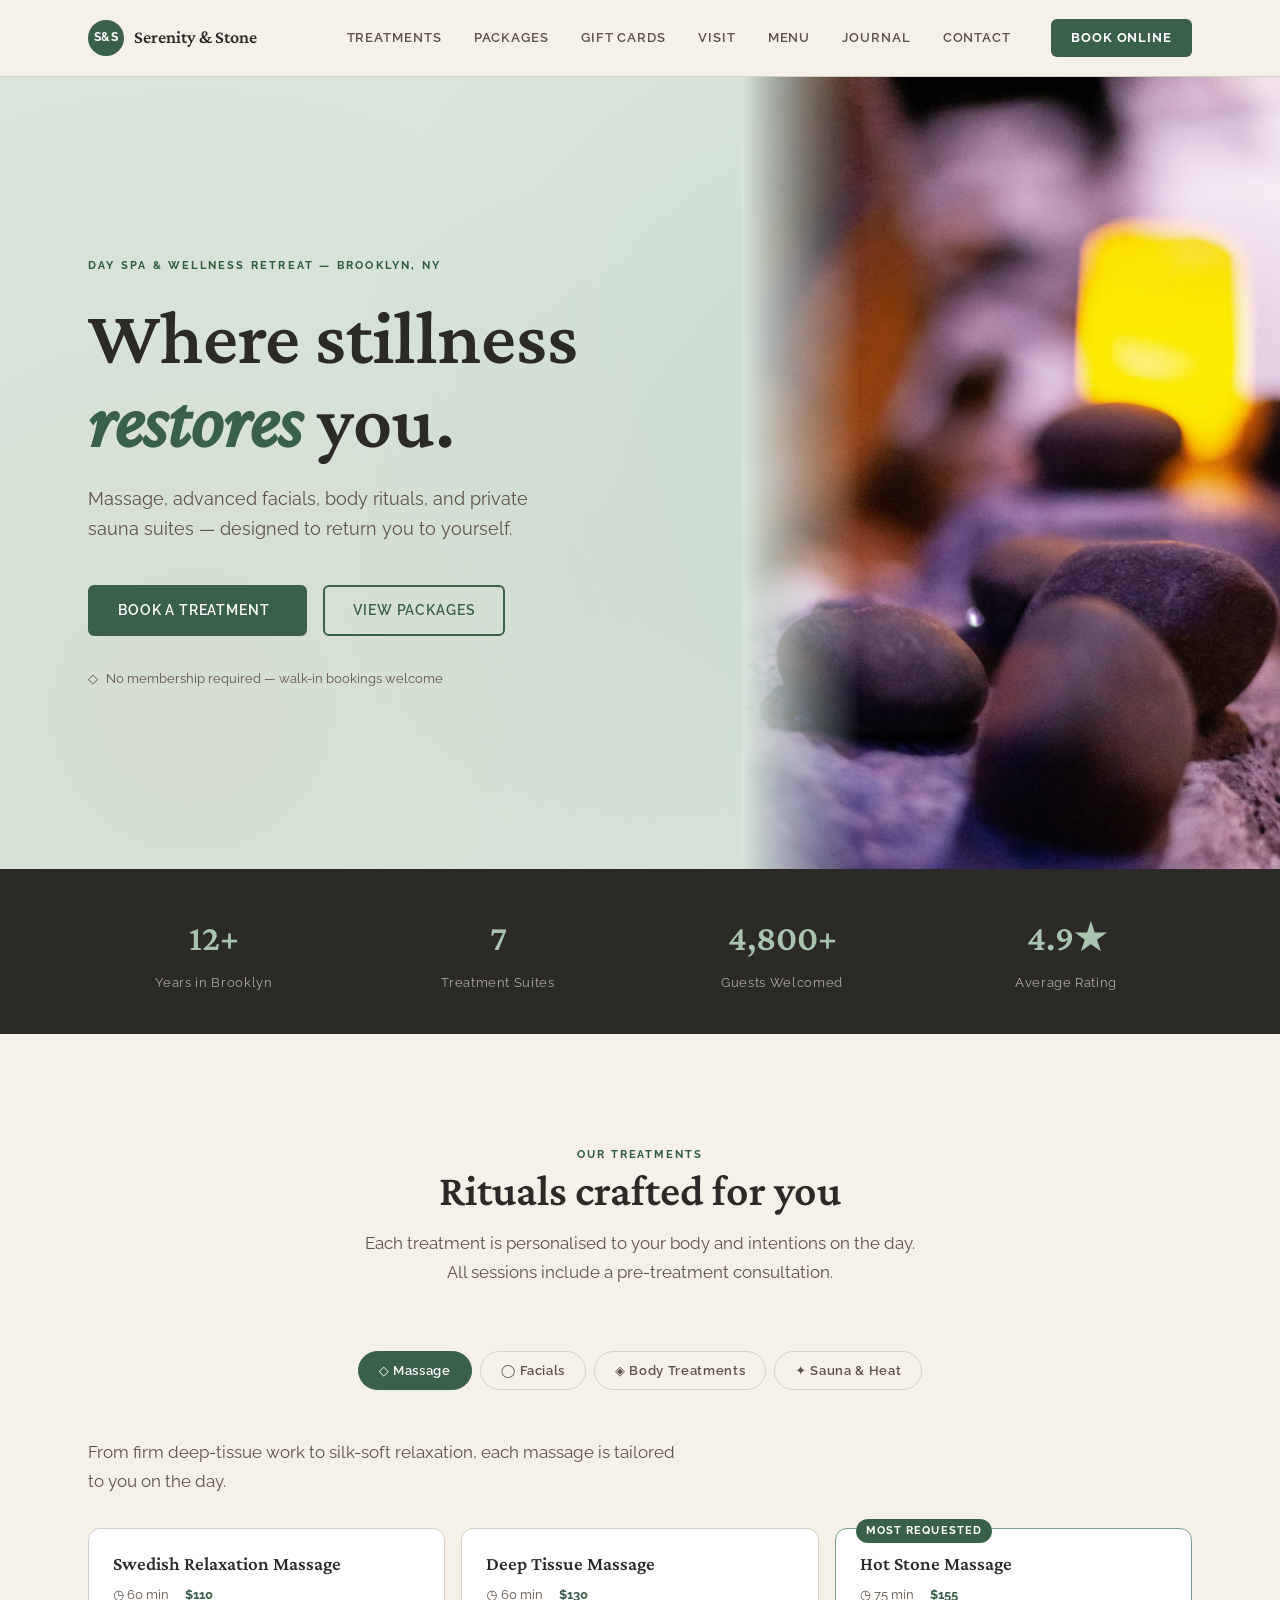
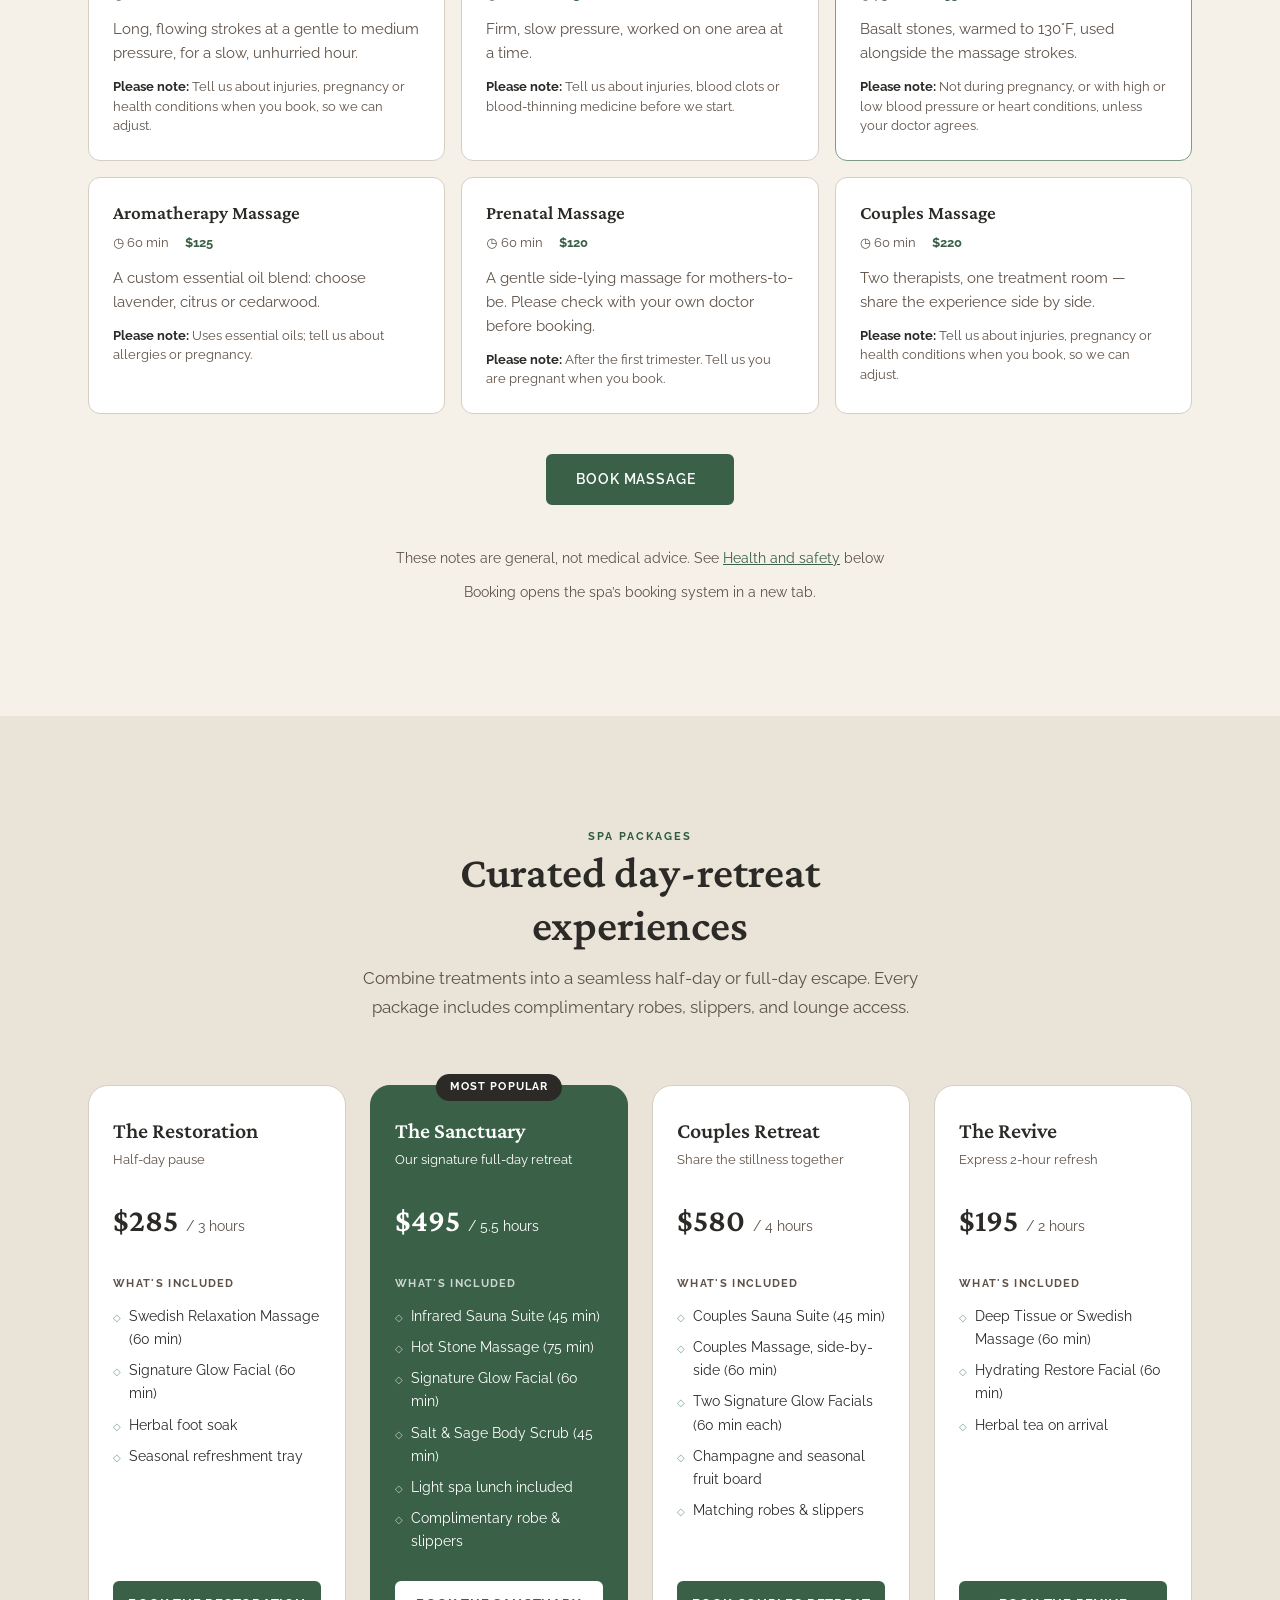
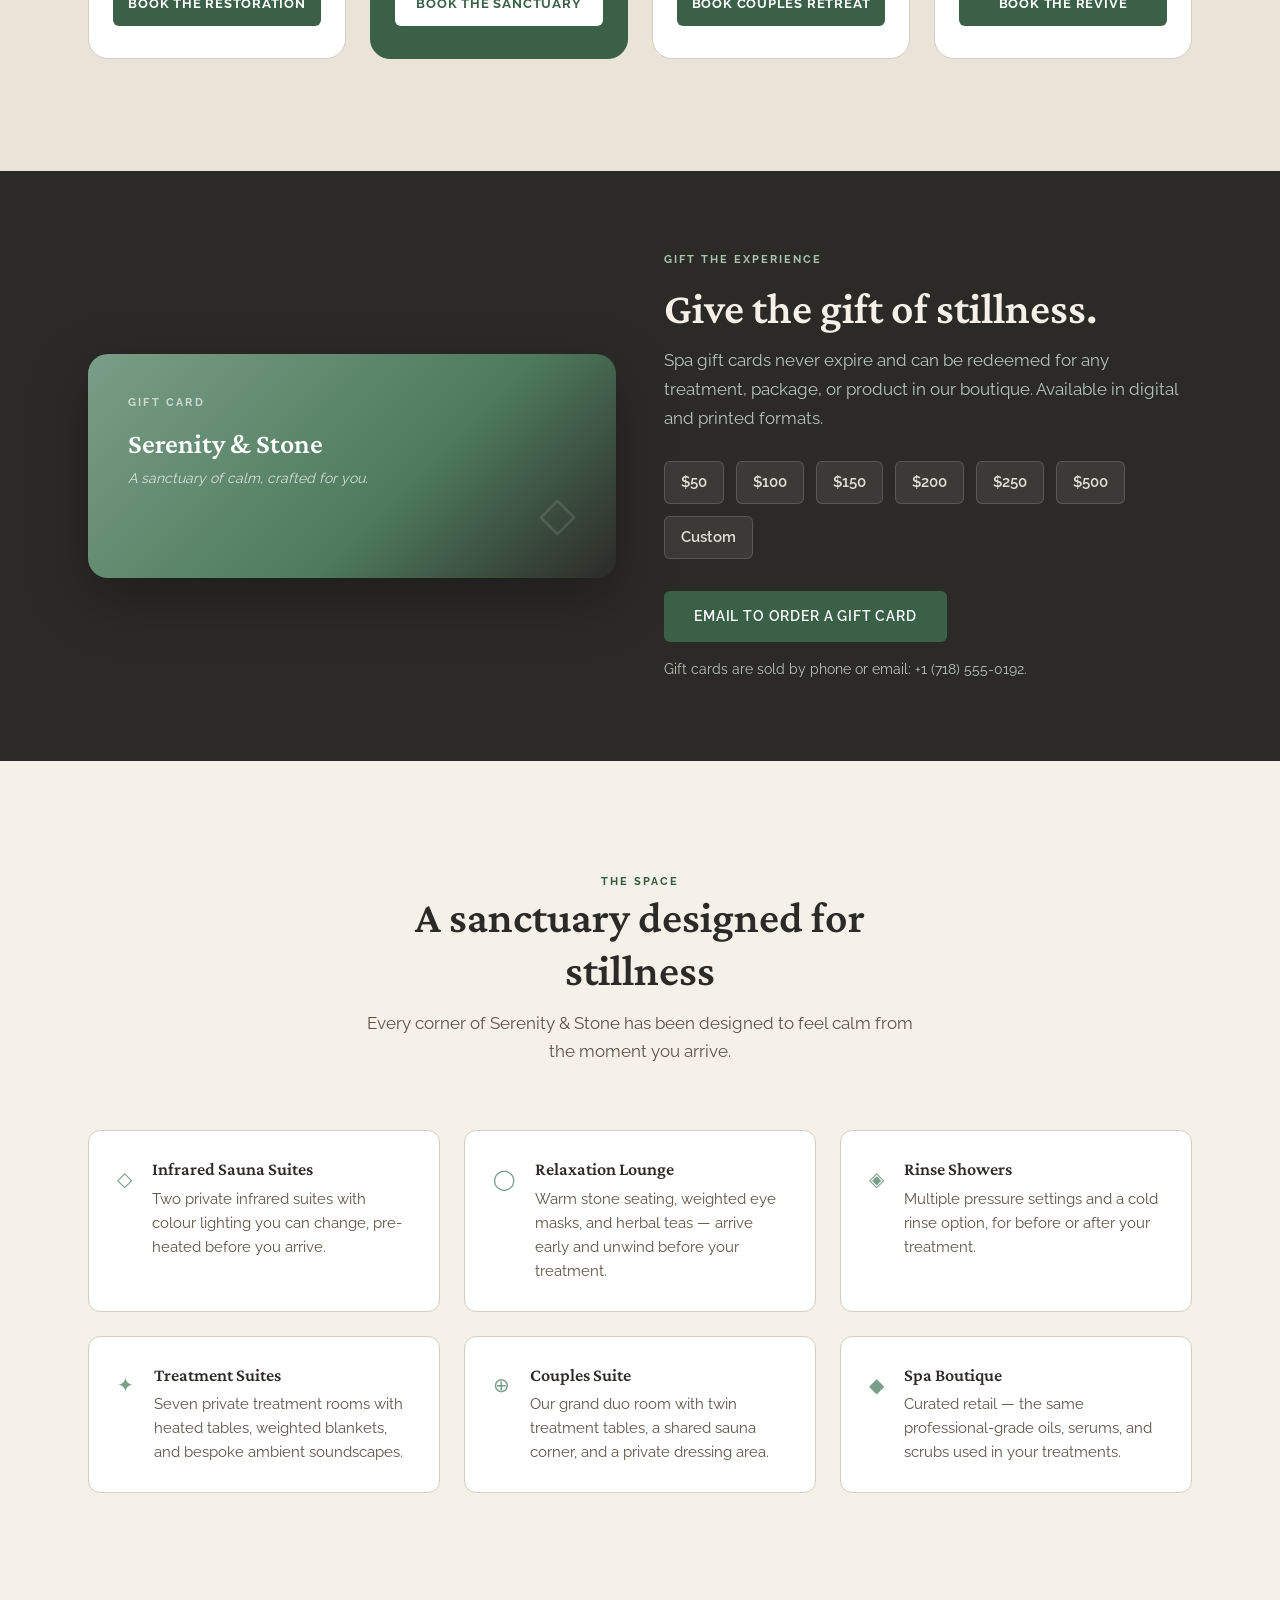
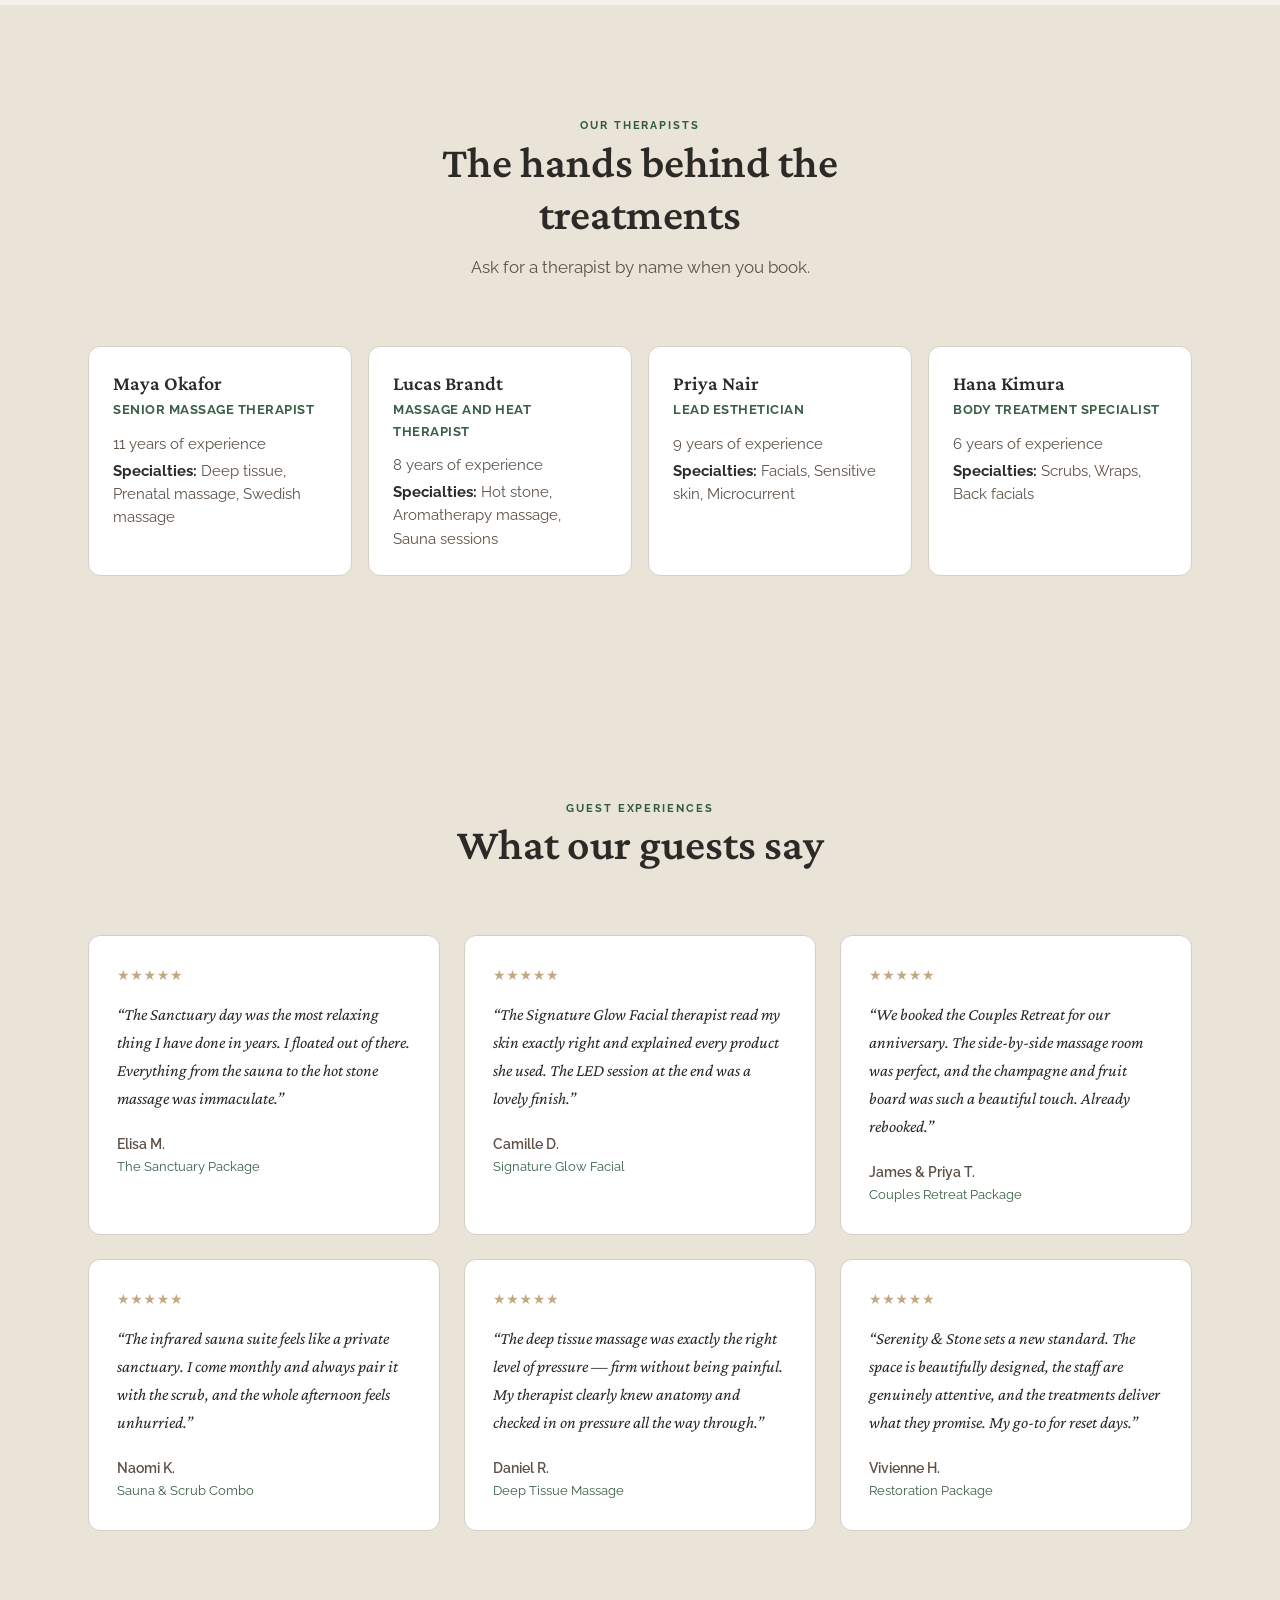
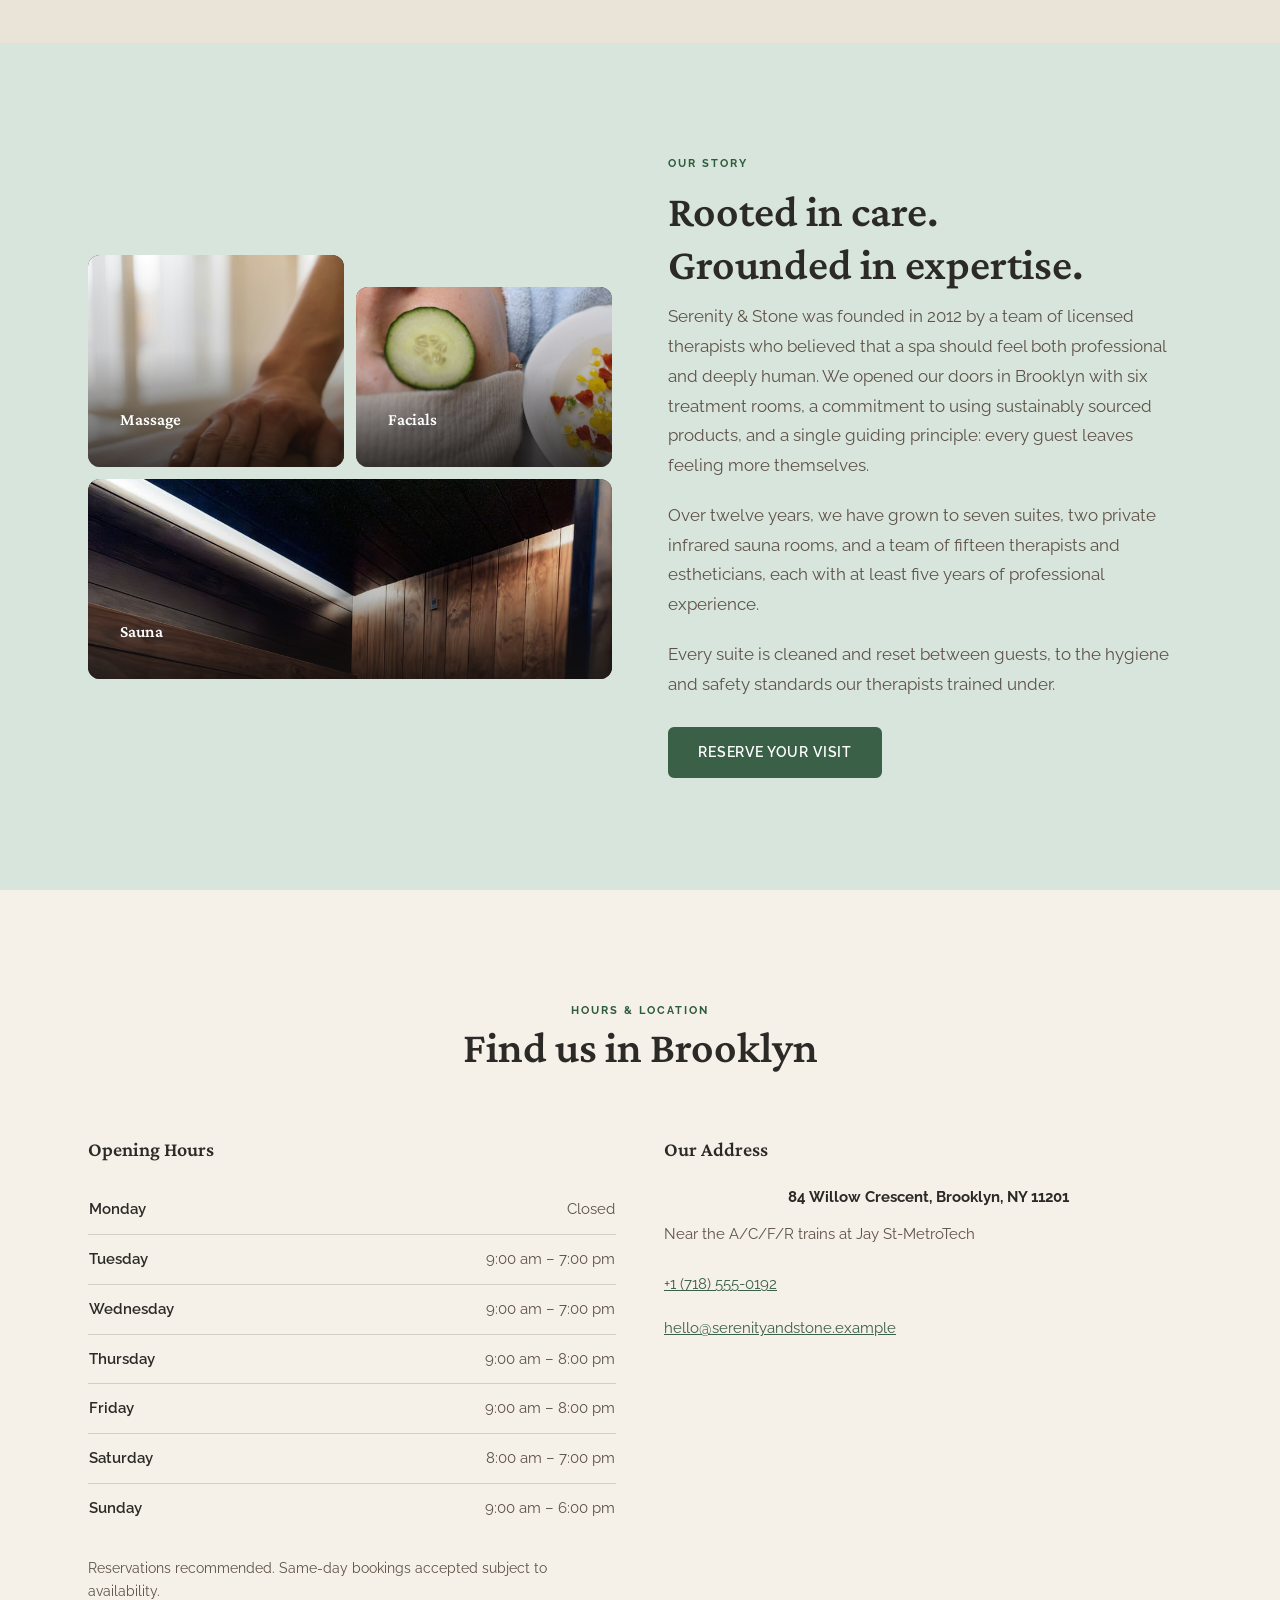
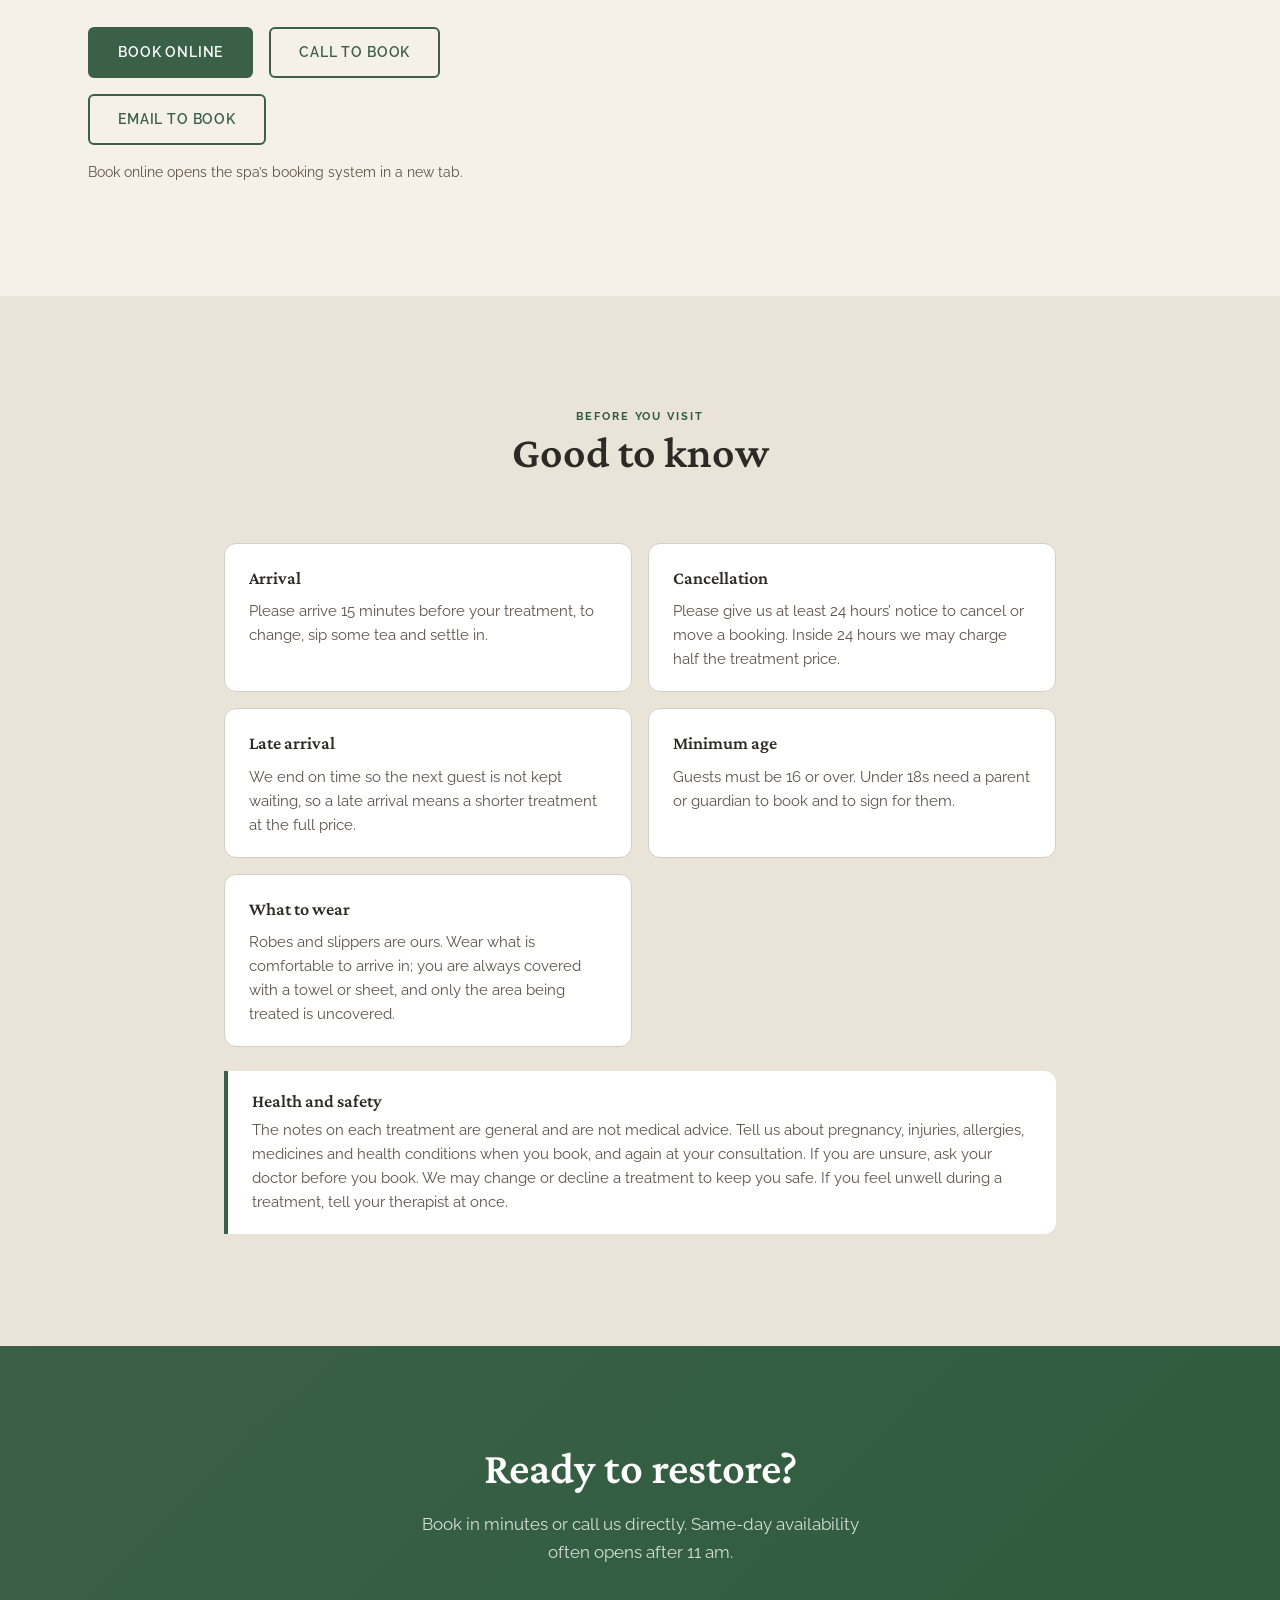
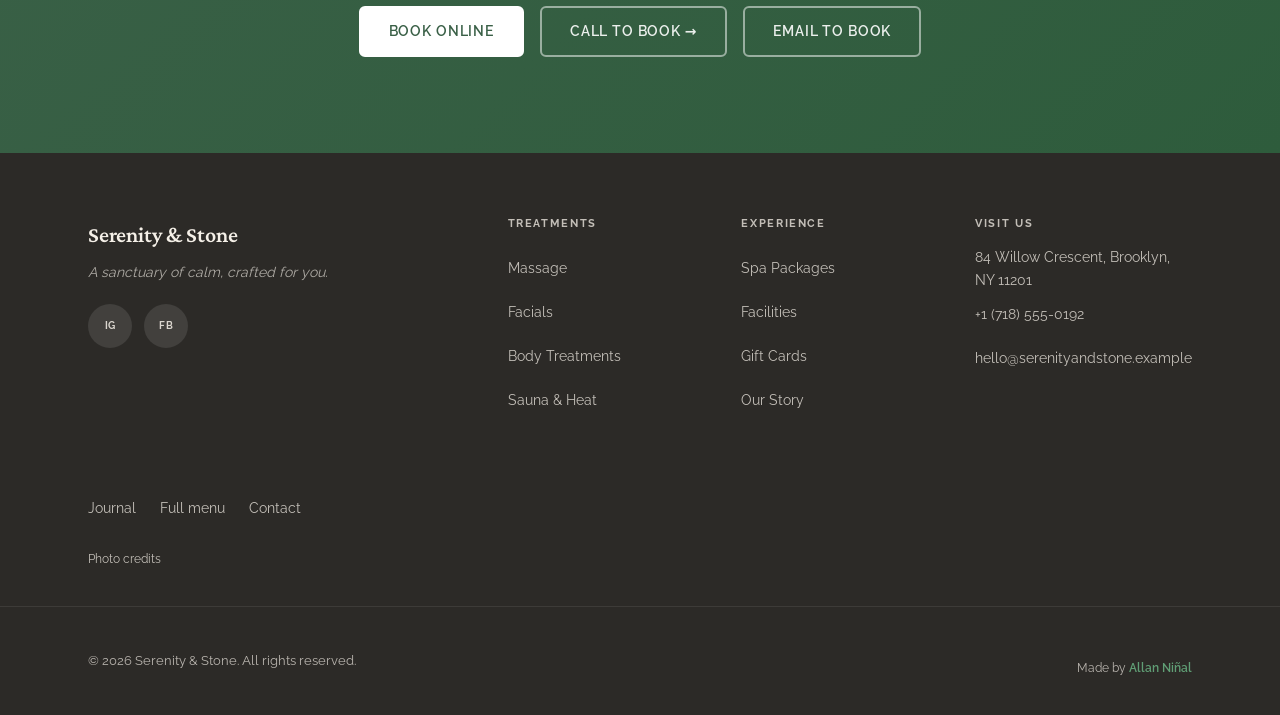
<file: index.html>
<!DOCTYPE html><html lang="en" class="scroll-smooth"> <head><meta charset="utf-8"><meta name="viewport" content="width=device-width, initial-scale=1, viewport-fit=cover"><meta name="theme-color" content="#7A9E87"><title>Serenity &amp; Stone — Day Spa, Brooklyn NY</title><meta name="description" content="A luxury day spa in Brooklyn: massage, facials, body treatments, infrared sauna and bespoke packages. Book your retreat by phone or email."><link rel="canonical" href="https://example.com/"><meta name="robots" content="index, follow"><meta name="author" content="Serenity &#38; Stone"><!-- Open Graph --><meta property="og:title" content="Serenity &#38; Stone — Day Spa, Brooklyn NY"><meta property="og:description" content="A luxury day spa in Brooklyn: massage, facials, body treatments, infrared sauna and bespoke packages. Book your retreat by phone or email."><meta property="og:url" content="https://example.com/"><meta property="og:type" content="website"><meta property="og:site_name" content="Serenity &#38; Stone — Day Spa, Brooklyn NY"><meta property="og:locale" content="en_US"><meta property="og:image" content="https://example.com/og-image.png"><meta property="og:image:type" content="image/png"><meta property="og:image:width" content="1200"><meta property="og:image:height" content="630"><meta property="og:image:alt" content="Serenity &#38; Stone — Day Spa, Brooklyn NY"><!-- Twitter / X --><meta name="twitter:card" content="summary_large_image"><meta name="twitter:title" content="Serenity &#38; Stone — Day Spa, Brooklyn NY"><meta name="twitter:description" content="A luxury day spa in Brooklyn: massage, facials, body treatments, infrared sauna and bespoke packages. Book your retreat by phone or email."><meta name="twitter:image" content="https://example.com/og-image.png"><link rel="icon" href="./favicon.svg" type="image/svg+xml"><link rel="apple-touch-icon" href="./favicon.svg"><script type="application/ld+json">{"@context":"https://schema.org","@type":["HealthAndBeautyBusiness","DaySpa"],"name":"Serenity & Stone","description":"A luxury day spa in Brooklyn: massage, facials, body treatments, infrared sauna and bespoke packages. Book your retreat by phone or email.","url":"https://example.com/","telephone":"+1 (718) 555-0192","email":"hello@serenityandstone.example","address":{"@type":"PostalAddress","streetAddress":"84 Willow Crescent","addressLocality":"Brooklyn","addressRegion":"NY","postalCode":"11201","addressCountry":"US"},"openingHoursSpecification":[{"@type":"OpeningHoursSpecification","dayOfWeek":["Tuesday","Wednesday"],"opens":"09:00","closes":"19:00"},{"@type":"OpeningHoursSpecification","dayOfWeek":["Thursday","Friday"],"opens":"09:00","closes":"20:00"},{"@type":"OpeningHoursSpecification","dayOfWeek":"Saturday","opens":"08:00","closes":"19:00"},{"@type":"OpeningHoursSpecification","dayOfWeek":"Sunday","opens":"09:00","closes":"18:00"}],"priceRange":"$$$","image":"https://example.com/og-image.png","sameAs":["https://www.instagram.com/","https://www.facebook.com/"]}</script><script type="application/ld+json">{"@context":"https://schema.org","@type":"Service","provider":{"@type":"DaySpa","name":"Serenity & Stone","url":"https://example.com/"},"serviceType":"Day Spa Services","hasOfferCatalog":{"@type":"OfferCatalog","name":"Spa Treatments & Packages","itemListElement":[{"@type":"OfferCatalog","name":"Massage","itemListElement":[{"@type":"Offer","itemOffered":{"@type":"Service","name":"Hot Stone Massage"},"price":"155","priceCurrency":"USD"},{"@type":"Offer","itemOffered":{"@type":"Service","name":"Couples Massage"},"price":"220","priceCurrency":"USD"}]},{"@type":"OfferCatalog","name":"Facials","itemListElement":[{"@type":"Offer","itemOffered":{"@type":"Service","name":"Signature Glow Facial"},"price":"115","priceCurrency":"USD"}]}]}}</script><link rel="stylesheet" href="./assets/index.CJ3og95S.css"><script type="module">const l=document.getElementById("treatments"),o=l?.querySelector("[data-tabs-nav]"),e=Array.from(l?.querySelectorAll(".tab-btn")??[]),c=Array.from(l?.querySelectorAll("[data-tab-panel]")??[]);if(l&&o&&e.length&&c.length===e.length){o.hidden=!1,o.setAttribute("role","tablist"),l.classList.add("js-tabs"),c.forEach((t,r)=>{t.setAttribute("role","tabpanel"),t.setAttribute("aria-labelledby",e[r].id),t.tabIndex=0});const i=(t,r=!1)=>{e.forEach((a,n)=>{const s=a===t;a.setAttribute("aria-selected",s?"true":"false"),a.tabIndex=s?0:-1,c[n].classList.toggle("is-active",s)}),r&&t.focus()};e.forEach((t,r)=>{t.setAttribute("role","tab"),t.tabIndex=t.getAttribute("aria-selected")==="true"?0:-1,t.addEventListener("click",()=>i(t)),t.addEventListener("keydown",a=>{const n=e.length-1,s=a.key==="ArrowRight"?(r+1)%e.length:a.key==="ArrowLeft"?(r-1+e.length)%e.length:a.key==="Home"?0:a.key==="End"?n:-1;s<0||(a.preventDefault(),i(e[s],!0))})})}
</script></head> <body class="min-h-screen flex flex-col antialiased"> <header class="site-header" role="banner"> <div class="container-x header-inner"> <a href="./index.html" class="logo" aria-label="Serenity &#38; Stone — home"> <span class="logo-mark" aria-hidden="true">S&S</span> <span class="logo-name">Serenity &amp; Stone</span> </a> <nav aria-label="Main navigation" class="main-nav"> <ul role="list" class="nav-list"> <li> <a href="./index.html#treatments" class="nav-link">Treatments</a> </li><li> <a href="./index.html#packages" class="nav-link">Packages</a> </li><li> <a href="./index.html#gift-cards" class="nav-link">Gift Cards</a> </li><li> <a href="./index.html#location" class="nav-link">Visit</a> </li><li> <a href="./menu/index.html" class="nav-link">Menu</a> </li><li> <a href="./journal/index.html" class="nav-link">Journal</a> </li><li> <a href="./contact/index.html" class="nav-link">Contact</a> </li> </ul> </nav> <a href="https://example.com/book" class="btn-book" target="_blank" rel="noopener noreferrer">Book online<span class="visually-hidden"> (opens in a new tab)</span></a> <!-- Phone: menu (no JavaScript) --> <details class="mobile-menu"> <summary aria-label="Menu">Menu</summary> <nav aria-label="Mobile navigation"> <a href="./index.html#treatments">Treatments</a><a href="./index.html#packages">Packages</a><a href="./index.html#gift-cards">Gift Cards</a><a href="./index.html#location">Visit</a><a href="./menu/index.html">Menu</a><a href="./journal/index.html">Journal</a><a href="./contact/index.html">Contact</a> <a href="https://example.com/book" class="mobile-menu__cta" target="_blank" rel="noopener noreferrer">Book online<span class="visually-hidden"> (opens in a new tab)</span></a> </nav> </details> </div> </header> <main id="main-content" class="flex-1" tabindex="-1">   <section id="hero" class="hero" aria-label="Hero — {spa.name}"> <div class="hero-bg-pattern" aria-hidden="true"></div> <!-- Real spa photography fills the right panel --> <div class="hero-photo" aria-hidden="true"> <img src="./images/hero.jpg" alt="Warm basalt stones and a glowing candle in a treatment room" width="1400" height="1600" fetchpriority="high" decoding="async"> </div> <div class="container-x hero-inner"> <p class="hero-eyebrow">Day Spa &amp; Wellness Retreat &mdash; Brooklyn, NY</p> <h1 class="hero-title">
Where stillness<br> <em>restores</em> you.
</h1> <p class="hero-tagline">
Massage, advanced facials, body rituals, and private sauna suites
        — designed to return you to yourself.
</p> <div class="hero-actions"> <a href="https://example.com/book" class="btn-primary" target="_blank" rel="noopener noreferrer">
Book a Treatment<span class="visually-hidden"> (opens the booking system in a new tab)</span> </a> <a href="#packages" class="btn-ghost">
View Packages
</a> </div> <p class="hero-note"> <span aria-hidden="true">◇</span>
No membership required &mdash; walk-in bookings welcome
</p> </div> </section>  <section class="stats-band" aria-label="Key statistics"> <div class="container-x"> <dl class="stats-grid"> <div> <dt class="visually-hidden">Years in Brooklyn</dt> <dd> <span class="stat-value">12+</span> <p class="stat-label">Years in Brooklyn</p> </dd> </div><div> <dt class="visually-hidden">Treatment Suites</dt> <dd> <span class="stat-value">7</span> <p class="stat-label">Treatment Suites</p> </dd> </div><div> <dt class="visually-hidden">Guests Welcomed</dt> <dd> <span class="stat-value">4,800+</span> <p class="stat-label">Guests Welcomed</p> </dd> </div><div> <dt class="visually-hidden">Average Rating</dt> <dd> <span class="stat-value">4.9★</span> <p class="stat-label">Average Rating</p> </dd> </div> </dl> </div> </section>  <section id="treatments" class="section-pad" aria-labelledby="treatments-heading"> <div class="container-x"> <div class="section-header"> <p class="eyebrow" aria-hidden="true">Our Treatments</p> <h2 id="treatments-heading" class="section-title">
Rituals crafted for you
</h2> <p class="section-subtitle">
Each treatment is personalised to your body and intentions on the day.
          All sessions include a pre-treatment consultation.
</p> </div> <!-- Every category is on the page without JavaScript. The script below turns the
           headings into tabs (and adds the tab roles), so nothing depends on it. --> <div class="tabs-nav" data-tabs-nav hidden aria-label="Treatment categories"> <button type="button" id="tab-massage" aria-selected="true" aria-controls="panel-massage" class="tab-btn" data-tab="massage"> <span aria-hidden="true">◇</span> Massage </button><button type="button" id="tab-facials" aria-selected="false" aria-controls="panel-facials" class="tab-btn" data-tab="facials"> <span aria-hidden="true">◯</span> Facials </button><button type="button" id="tab-body" aria-selected="false" aria-controls="panel-body" class="tab-btn" data-tab="body"> <span aria-hidden="true">◈</span> Body Treatments </button><button type="button" id="tab-sauna" aria-selected="false" aria-controls="panel-sauna" class="tab-btn" data-tab="sauna"> <span aria-hidden="true">✦</span> Sauna &amp; Heat </button> </div> <section id="panel-massage" aria-labelledby="treat-h-massage" class="tab-panel is-active" data-tab-panel> <h3 id="treat-h-massage" class="tab-panel-title"><span aria-hidden="true">◇</span> Massage</h3> <p class="section-subtitle" style="text-align:left;margin-bottom:2rem;margin-inline:0;max-width:60ch;">From firm deep-tissue work to silk-soft relaxation, each massage is tailored to you on the day.</p> <div class="treatments-grid"> <article class="treatment-card">  <h4 class="treatment-name">Swedish Relaxation Massage</h4> <div class="treatment-meta"> <span class="treatment-duration" aria-label="Duration: 60 min"> <span aria-hidden="true">◷</span> 60 min </span> <span class="treatment-price" aria-label="Price: $110"> $110 </span> </div> <p class="treatment-desc">Long, flowing strokes at a gentle to medium pressure, for a slow, unhurried hour.</p> <p class="treatment-caution"><strong>Please note:</strong> Tell us about injuries, pregnancy or health conditions when you book, so we can adjust.</p> </article><article class="treatment-card">  <h4 class="treatment-name">Deep Tissue Massage</h4> <div class="treatment-meta"> <span class="treatment-duration" aria-label="Duration: 60 min"> <span aria-hidden="true">◷</span> 60 min </span> <span class="treatment-price" aria-label="Price: $130"> $130 </span> </div> <p class="treatment-desc">Firm, slow pressure, worked on one area at a time.</p> <p class="treatment-caution"><strong>Please note:</strong> Tell us about injuries, blood clots or blood-thinning medicine before we start.</p> </article><article class="treatment-card is-highlight"> <span class="treatment-highlight-badge">Most Requested</span> <h4 class="treatment-name">Hot Stone Massage</h4> <div class="treatment-meta"> <span class="treatment-duration" aria-label="Duration: 75 min"> <span aria-hidden="true">◷</span> 75 min </span> <span class="treatment-price" aria-label="Price: $155"> $155 </span> </div> <p class="treatment-desc">Basalt stones, warmed to 130°F, used alongside the massage strokes.</p> <p class="treatment-caution"><strong>Please note:</strong> Not during pregnancy, or with high or low blood pressure or heart conditions, unless your doctor agrees.</p> </article><article class="treatment-card">  <h4 class="treatment-name">Aromatherapy Massage</h4> <div class="treatment-meta"> <span class="treatment-duration" aria-label="Duration: 60 min"> <span aria-hidden="true">◷</span> 60 min </span> <span class="treatment-price" aria-label="Price: $125"> $125 </span> </div> <p class="treatment-desc">A custom essential oil blend: choose lavender, citrus or cedarwood.</p> <p class="treatment-caution"><strong>Please note:</strong> Uses essential oils; tell us about allergies or pregnancy.</p> </article><article class="treatment-card">  <h4 class="treatment-name">Prenatal Massage</h4> <div class="treatment-meta"> <span class="treatment-duration" aria-label="Duration: 60 min"> <span aria-hidden="true">◷</span> 60 min </span> <span class="treatment-price" aria-label="Price: $120"> $120 </span> </div> <p class="treatment-desc">A gentle side-lying massage for mothers-to-be. Please check with your own doctor before booking.</p> <p class="treatment-caution"><strong>Please note:</strong> After the first trimester. Tell us you are pregnant when you book.</p> </article><article class="treatment-card">  <h4 class="treatment-name">Couples Massage</h4> <div class="treatment-meta"> <span class="treatment-duration" aria-label="Duration: 60 min"> <span aria-hidden="true">◷</span> 60 min </span> <span class="treatment-price" aria-label="Price: $220"> $220 </span> </div> <p class="treatment-desc">Two therapists, one treatment room — share the experience side by side.</p> <p class="treatment-caution"><strong>Please note:</strong> Tell us about injuries, pregnancy or health conditions when you book, so we can adjust.</p> </article> </div> <!-- Book CTA below each panel --> <div style="text-align:center;margin-top:2.5rem;"> <a href="https://example.com/book" class="btn-primary" target="_blank" rel="noopener noreferrer">
Book Massage<span class="visually-hidden"> (opens the booking system in a new tab)</span> </a> </div> </section><section id="panel-facials" aria-labelledby="treat-h-facials" class="tab-panel" data-tab-panel> <h3 id="treat-h-facials" class="tab-panel-title"><span aria-hidden="true">◯</span> Facials</h3> <p class="section-subtitle" style="text-align:left;margin-bottom:2rem;margin-inline:0;max-width:60ch;">Every facial begins with a skin analysis, so your therapist can choose the right products for you.</p> <div class="treatments-grid"> <article class="treatment-card is-highlight"> <span class="treatment-highlight-badge">Most Requested</span> <h4 class="treatment-name">Signature Glow Facial</h4> <div class="treatment-meta"> <span class="treatment-duration" aria-label="Duration: 60 min"> <span aria-hidden="true">◷</span> 60 min </span> <span class="treatment-price" aria-label="Price: $115"> $115 </span> </div> <p class="treatment-desc">Double cleanse, enzyme exfoliation, a custom serum and an LED light session.</p> <p class="treatment-caution"><strong>Please note:</strong> Tell us about skin conditions, allergies or recent sun exposure.</p> </article><article class="treatment-card">  <h4 class="treatment-name">Hydrating Restore Facial</h4> <div class="treatment-meta"> <span class="treatment-duration" aria-label="Duration: 75 min"> <span aria-hidden="true">◷</span> 75 min </span> <span class="treatment-price" aria-label="Price: $135"> $135 </span> </div> <p class="treatment-desc">A hyaluronic acid serum and a peptide mask, for skin that feels dry.</p> <p class="treatment-caution"><strong>Please note:</strong> Tell us if you are pregnant. Tell us about skin conditions, allergies or recent sun exposure.</p> </article><article class="treatment-card">  <h4 class="treatment-name">Clarifying Purify Facial</h4> <div class="treatment-meta"> <span class="treatment-duration" aria-label="Duration: 60 min"> <span aria-hidden="true">◷</span> 60 min </span> <span class="treatment-price" aria-label="Price: $115"> $115 </span> </div> <p class="treatment-desc">A salicylic peel, extractions and a clarifying mask, for oily or breakout-prone skin.</p> <p class="treatment-caution"><strong>Please note:</strong> Tell us about skin conditions, allergies or recent sun exposure. Not during pregnancy; tell us if you use acne or retinoid medicine.</p> </article><article class="treatment-card">  <h4 class="treatment-name">Microcurrent Sculpting Facial</h4> <div class="treatment-meta"> <span class="treatment-duration" aria-label="Duration: 90 min"> <span aria-hidden="true">◷</span> 90 min </span> <span class="treatment-price" aria-label="Price: $165"> $165 </span> </div> <p class="treatment-desc">Microcurrent sculpting, a retinol micro-peel and a peptide mask.</p> <p class="treatment-caution"><strong>Please note:</strong> Not with a pacemaker or other implanted device, or during pregnancy. Tell us about skin conditions, allergies or recent sun exposure, and if you use retinoid medicine.</p> </article><article class="treatment-card">  <h4 class="treatment-name">Sensitive Calm Facial</h4> <div class="treatment-meta"> <span class="treatment-duration" aria-label="Duration: 60 min"> <span aria-hidden="true">◷</span> 60 min </span> <span class="treatment-price" aria-label="Price: $110"> $110 </span> </div> <p class="treatment-desc">Fragrance-free formulas, cooling jade tool, and oat-silk mask for reactive skin.</p> <p class="treatment-caution"><strong>Please note:</strong> Tell us if you are pregnant. Tell us about skin conditions, allergies or recent sun exposure.</p> </article> </div> <!-- Book CTA below each panel --> <div style="text-align:center;margin-top:2.5rem;"> <a href="https://example.com/book" class="btn-primary" target="_blank" rel="noopener noreferrer">
Book Facials<span class="visually-hidden"> (opens the booking system in a new tab)</span> </a> </div> </section><section id="panel-body" aria-labelledby="treat-h-body" class="tab-panel" data-tab-panel> <h3 id="treat-h-body" class="tab-panel-title"><span aria-hidden="true">◈</span> Body Treatments</h3> <p class="section-subtitle" style="text-align:left;margin-bottom:2rem;margin-inline:0;max-width:60ch;">Full-body rituals that exfoliate, soften and warm, from scalp to sole.</p> <div class="treatments-grid"> <article class="treatment-card">  <h4 class="treatment-name">Salt &amp; Sage Body Scrub</h4> <div class="treatment-meta"> <span class="treatment-duration" aria-label="Duration: 45 min"> <span aria-hidden="true">◷</span> 45 min </span> <span class="treatment-price" aria-label="Price: $90"> $90 </span> </div> <p class="treatment-desc">Dead Sea salt and dried sage exfoliate, followed by a warm rinse and shea butter seal.</p> <p class="treatment-caution"><strong>Please note:</strong> Tell us about skin conditions, allergies or recent sun exposure.</p> </article><article class="treatment-card is-highlight"> <span class="treatment-highlight-badge">Most Requested</span> <h4 class="treatment-name">Seaweed Wrap</h4> <div class="treatment-meta"> <span class="treatment-duration" aria-label="Duration: 60 min"> <span aria-hidden="true">◷</span> 60 min </span> <span class="treatment-price" aria-label="Price: $120"> $120 </span> </div> <p class="treatment-desc">A warm marine algae wrap, with the skin cocooned in soft blankets.</p> <p class="treatment-caution"><strong>Please note:</strong> Tell us about skin conditions, allergies (including seaweed or iodine) or a thyroid condition.</p> </article><article class="treatment-card">  <h4 class="treatment-name">Cocoa Butter Body Ritual</h4> <div class="treatment-meta"> <span class="treatment-duration" aria-label="Duration: 75 min"> <span aria-hidden="true">◷</span> 75 min </span> <span class="treatment-price" aria-label="Price: $140"> $140 </span> </div> <p class="treatment-desc">A warm cocoa-sugar scrub, a warm oil massage and a butter mask.</p> <p class="treatment-caution"><strong>Please note:</strong> Tell us about skin conditions, allergies or recent sun exposure.</p> </article><article class="treatment-card">  <h4 class="treatment-name">Back Facial</h4> <div class="treatment-meta"> <span class="treatment-duration" aria-label="Duration: 45 min"> <span aria-hidden="true">◷</span> 45 min </span> <span class="treatment-price" aria-label="Price: $95"> $95 </span> </div> <p class="treatment-desc">Deep cleanse, exfoliation, extractions, and masking for the hard-to-reach back.</p> <p class="treatment-caution"><strong>Please note:</strong> Tell us about skin conditions, allergies or recent sun exposure.</p> </article><article class="treatment-card">  <h4 class="treatment-name">Himalayan Salt Stone Ritual</h4> <div class="treatment-meta"> <span class="treatment-duration" aria-label="Duration: 75 min"> <span aria-hidden="true">◷</span> 75 min </span> <span class="treatment-price" aria-label="Price: $150"> $150 </span> </div> <p class="treatment-desc">Warm salt stones glide over the skin in a slow, restorative full-body treatment.</p> <p class="treatment-caution"><strong>Please note:</strong> Not during pregnancy, or with high or low blood pressure or heart conditions, unless your doctor agrees.</p> </article> </div> <!-- Book CTA below each panel --> <div style="text-align:center;margin-top:2.5rem;"> <a href="https://example.com/book" class="btn-primary" target="_blank" rel="noopener noreferrer">
Book Body Treatments<span class="visually-hidden"> (opens the booking system in a new tab)</span> </a> </div> </section><section id="panel-sauna" aria-labelledby="treat-h-sauna" class="tab-panel" data-tab-panel> <h3 id="treat-h-sauna" class="tab-panel-title"><span aria-hidden="true">✦</span> Sauna &amp; Heat</h3> <p class="section-subtitle" style="text-align:left;margin-bottom:2rem;margin-inline:0;max-width:60ch;">Our private infrared sauna suites offer heat, quiet and deep relaxation at your own pace.</p> <div class="treatments-grid"> <article class="treatment-card">  <h4 class="treatment-name">Infrared Sauna — Single</h4> <div class="treatment-meta"> <span class="treatment-duration" aria-label="Duration: 45 min"> <span aria-hidden="true">◷</span> 45 min </span> <span class="treatment-price" aria-label="Price: $55"> $55 </span> </div> <p class="treatment-desc">Private infrared suite with colour lighting you can change and chilled eucalyptus towels.</p> <p class="treatment-caution"><strong>Please note:</strong> Not during pregnancy, or with high or low blood pressure or heart conditions, unless your doctor agrees.</p> </article><article class="treatment-card">  <h4 class="treatment-name">Infrared Sauna — Couple</h4> <div class="treatment-meta"> <span class="treatment-duration" aria-label="Duration: 45 min"> <span aria-hidden="true">◷</span> 45 min </span> <span class="treatment-price" aria-label="Price: $90"> $90 </span> </div> <p class="treatment-desc">Share the heat — our spacious duo suite seats two comfortably.</p> <p class="treatment-caution"><strong>Please note:</strong> Not during pregnancy, or with high or low blood pressure or heart conditions, unless your doctor agrees.</p> </article><article class="treatment-card is-highlight"> <span class="treatment-highlight-badge">Most Requested</span> <h4 class="treatment-name">Sauna &amp; Scrub Combo</h4> <div class="treatment-meta"> <span class="treatment-duration" aria-label="Duration: 90 min"> <span aria-hidden="true">◷</span> 90 min </span> <span class="treatment-price" aria-label="Price: $145"> $145 </span> </div> <p class="treatment-desc">Infrared session followed immediately by the Salt &amp; Sage Body Scrub.</p> <p class="treatment-caution"><strong>Please note:</strong> Not during pregnancy, or with high or low blood pressure or heart conditions, unless your doctor agrees. Tell us about skin conditions, allergies or recent sun exposure.</p> </article><article class="treatment-card">  <h4 class="treatment-name">Sauna &amp; Facial Combo</h4> <div class="treatment-meta"> <span class="treatment-duration" aria-label="Duration: 105 min"> <span aria-hidden="true">◷</span> 105 min </span> <span class="treatment-price" aria-label="Price: $160"> $160 </span> </div> <p class="treatment-desc">An infrared session followed immediately by the Signature Glow Facial.</p> <p class="treatment-caution"><strong>Please note:</strong> Not during pregnancy, or with high or low blood pressure or heart conditions, unless your doctor agrees. Tell us about skin conditions, allergies or recent sun exposure.</p> </article> </div> <!-- Book CTA below each panel --> <div style="text-align:center;margin-top:2.5rem;"> <a href="https://example.com/book" class="btn-primary" target="_blank" rel="noopener noreferrer">
Book Sauna &amp; Heat<span class="visually-hidden"> (opens the booking system in a new tab)</span> </a> </div> </section> <p class="treatments-note">
These notes are general, not medical advice. See <a href="#policies" class="contact-link">Health and safety</a> below
<span> Booking opens the spa&rsquo;s booking system in a new tab.</span> </p> </div> </section>  <section id="packages" class="section-pad" style="background-color:var(--color-bg-alt);" aria-labelledby="packages-heading"> <div class="container-x"> <div class="section-header"> <p class="eyebrow" aria-hidden="true">Spa Packages</p> <h2 id="packages-heading" class="section-title">
Curated day-retreat experiences
</h2> <p class="section-subtitle">
Combine treatments into a seamless half-day or full-day escape.
          Every package includes complimentary robes, slippers, and lounge access.
</p> </div> <div class="packages-grid"> <article class="package-card">  <h3 class="package-name">The Restoration</h3> <p class="package-subtitle">Half-day pause</p> <div class="package-pricing"> <span class="package-price">$285</span> <span class="package-duration">/ 3 hours</span> </div> <p class="package-includes-label">What's included</p> <ul class="package-include-list" role="list"> <li class="package-include"> <span class="package-include-item" aria-hidden="true"></span> <span>Swedish Relaxation Massage (60 min)</span> </li><li class="package-include"> <span class="package-include-item" aria-hidden="true"></span> <span>Signature Glow Facial (60 min)</span> </li><li class="package-include"> <span class="package-include-item" aria-hidden="true"></span> <span>Herbal foot soak</span> </li><li class="package-include"> <span class="package-include-item" aria-hidden="true"></span> <span>Seasonal refreshment tray</span> </li> </ul> <a href="#location" class="package-cta">
Book The Restoration </a> </article><article class="package-card is-highlight"> <span class="package-badge">Most popular</span> <h3 class="package-name">The Sanctuary</h3> <p class="package-subtitle">Our signature full-day retreat</p> <div class="package-pricing"> <span class="package-price">$495</span> <span class="package-duration">/ 5.5 hours</span> </div> <p class="package-includes-label">What's included</p> <ul class="package-include-list" role="list"> <li class="package-include"> <span class="package-include-item" aria-hidden="true"></span> <span>Infrared Sauna Suite (45 min)</span> </li><li class="package-include"> <span class="package-include-item" aria-hidden="true"></span> <span>Hot Stone Massage (75 min)</span> </li><li class="package-include"> <span class="package-include-item" aria-hidden="true"></span> <span>Signature Glow Facial (60 min)</span> </li><li class="package-include"> <span class="package-include-item" aria-hidden="true"></span> <span>Salt &amp; Sage Body Scrub (45 min)</span> </li><li class="package-include"> <span class="package-include-item" aria-hidden="true"></span> <span>Light spa lunch included</span> </li><li class="package-include"> <span class="package-include-item" aria-hidden="true"></span> <span>Complimentary robe &amp; slippers</span> </li> </ul> <a href="#location" class="package-cta">
Book The Sanctuary </a> </article><article class="package-card">  <h3 class="package-name">Couples Retreat</h3> <p class="package-subtitle">Share the stillness together</p> <div class="package-pricing"> <span class="package-price">$580</span> <span class="package-duration">/ 4 hours</span> </div> <p class="package-includes-label">What's included</p> <ul class="package-include-list" role="list"> <li class="package-include"> <span class="package-include-item" aria-hidden="true"></span> <span>Couples Sauna Suite (45 min)</span> </li><li class="package-include"> <span class="package-include-item" aria-hidden="true"></span> <span>Couples Massage, side-by-side (60 min)</span> </li><li class="package-include"> <span class="package-include-item" aria-hidden="true"></span> <span>Two Signature Glow Facials (60 min each)</span> </li><li class="package-include"> <span class="package-include-item" aria-hidden="true"></span> <span>Champagne and seasonal fruit board</span> </li><li class="package-include"> <span class="package-include-item" aria-hidden="true"></span> <span>Matching robes &amp; slippers</span> </li> </ul> <a href="#location" class="package-cta">
Book Couples Retreat </a> </article><article class="package-card">  <h3 class="package-name">The Revive</h3> <p class="package-subtitle">Express 2-hour refresh</p> <div class="package-pricing"> <span class="package-price">$195</span> <span class="package-duration">/ 2 hours</span> </div> <p class="package-includes-label">What's included</p> <ul class="package-include-list" role="list"> <li class="package-include"> <span class="package-include-item" aria-hidden="true"></span> <span>Deep Tissue or Swedish Massage (60 min)</span> </li><li class="package-include"> <span class="package-include-item" aria-hidden="true"></span> <span>Hydrating Restore Facial (60 min)</span> </li><li class="package-include"> <span class="package-include-item" aria-hidden="true"></span> <span>Herbal tea on arrival</span> </li> </ul> <a href="#location" class="package-cta">
Book The Revive </a> </article> </div> </div> </section>  <section id="gift-cards" class="gift-card-section" aria-labelledby="gift-cards-heading"> <div class="container-x"> <div class="gift-card-inner"> <!-- Visual card --> <div class="gift-card-visual" aria-hidden="true"> <div> <p class="gift-card-label">Gift Card</p> <p class="gift-card-name">Serenity &amp; Stone</p> <p class="gift-card-tagline">A sanctuary of calm, crafted for you.</p> </div> <p class="gift-card-deco">◇</p> </div> <!-- Content --> <div class="gift-card-content"> <p class="eyebrow gift-eyebrow" aria-hidden="true">Gift the Experience</p> <h2 id="gift-cards-heading" class="section-title gift-section-title">
Give the gift of stillness.
</h2> <p class="section-subtitle gift-section-subtitle">
Spa gift cards never expire and can be redeemed for any treatment, package,
            or product in our boutique. Available in digital and printed formats.
</p> <div class="gift-amounts" aria-label="Available gift card denominations"> <span class="gift-amount">$50</span><span class="gift-amount">$100</span><span class="gift-amount">$150</span><span class="gift-amount">$200</span><span class="gift-amount">$250</span><span class="gift-amount">$500</span> <span class="gift-amount">Custom</span> </div> <div style="display:flex;flex-wrap:wrap;gap:1rem;"> <a href="mailto:hello@serenityandstone.example?subject=Gift%20card" class="btn-primary">
Email to Order a Gift Card
</a> </div> <p class="gift-order-note">Gift cards are sold by phone or email: +1 (718) 555-0192.</p> </div> </div> </div> </section>  <section id="facilities" class="section-pad" aria-labelledby="facilities-heading"> <div class="container-x"> <div class="section-header"> <p class="eyebrow" aria-hidden="true">The Space</p> <h2 id="facilities-heading" class="section-title">
A sanctuary designed for stillness
</h2> <p class="section-subtitle">
Every corner of Serenity &amp; Stone has been designed to feel calm
          from the moment you arrive.
</p> </div> <div class="facilities-grid"> <div class="facility-card"> <span class="facility-icon" aria-hidden="true">◇</span> <div> <h3 class="facility-name">Infrared Sauna Suites</h3> <p class="facility-desc">Two private infrared suites with colour lighting you can change, pre-heated before you arrive.</p> </div> </div><div class="facility-card"> <span class="facility-icon" aria-hidden="true">◯</span> <div> <h3 class="facility-name">Relaxation Lounge</h3> <p class="facility-desc">Warm stone seating, weighted eye masks, and herbal teas — arrive early and unwind before your treatment.</p> </div> </div><div class="facility-card"> <span class="facility-icon" aria-hidden="true">◈</span> <div> <h3 class="facility-name">Rinse Showers</h3> <p class="facility-desc">Multiple pressure settings and a cold rinse option, for before or after your treatment.</p> </div> </div><div class="facility-card"> <span class="facility-icon" aria-hidden="true">✦</span> <div> <h3 class="facility-name">Treatment Suites</h3> <p class="facility-desc">Seven private treatment rooms with heated tables, weighted blankets, and bespoke ambient soundscapes.</p> </div> </div><div class="facility-card"> <span class="facility-icon" aria-hidden="true">⊕</span> <div> <h3 class="facility-name">Couples Suite</h3> <p class="facility-desc">Our grand duo room with twin treatment tables, a shared sauna corner, and a private dressing area.</p> </div> </div><div class="facility-card"> <span class="facility-icon" aria-hidden="true">◆</span> <div> <h3 class="facility-name">Spa Boutique</h3> <p class="facility-desc">Curated retail — the same professional-grade oils, serums, and scrubs used in your treatments.</p> </div> </div> </div> </div> </section>  <section id="therapists" class="section-pad" style="background-color:var(--color-bg-alt);" aria-labelledby="therapists-heading"> <div class="container-x"> <div class="section-header"> <p class="eyebrow" aria-hidden="true">Our Therapists</p> <h2 id="therapists-heading" class="section-title">The hands behind the treatments</h2> <p class="section-subtitle">Ask for a therapist by name when you book.</p> </div> <ul class="therapists-grid" role="list"> <li class="therapist-card"> <h3 class="therapist-name">Maya Okafor</h3> <p class="therapist-title">Senior massage therapist</p> <p class="therapist-years">11 years of experience</p> <p class="therapist-specialties"><span class="therapist-label">Specialties:</span> Deep tissue, Prenatal massage, Swedish massage</p> </li><li class="therapist-card"> <h3 class="therapist-name">Lucas Brandt</h3> <p class="therapist-title">Massage and heat therapist</p> <p class="therapist-years">8 years of experience</p> <p class="therapist-specialties"><span class="therapist-label">Specialties:</span> Hot stone, Aromatherapy massage, Sauna sessions</p> </li><li class="therapist-card"> <h3 class="therapist-name">Priya Nair</h3> <p class="therapist-title">Lead esthetician</p> <p class="therapist-years">9 years of experience</p> <p class="therapist-specialties"><span class="therapist-label">Specialties:</span> Facials, Sensitive skin, Microcurrent</p> </li><li class="therapist-card"> <h3 class="therapist-name">Hana Kimura</h3> <p class="therapist-title">Body treatment specialist</p> <p class="therapist-years">6 years of experience</p> <p class="therapist-specialties"><span class="therapist-label">Specialties:</span> Scrubs, Wraps, Back facials</p> </li> </ul> </div> </section>  <section id="testimonials" class="section-pad testimonials-section" aria-labelledby="testimonials-heading"> <div class="container-x"> <div class="section-header"> <p class="eyebrow" aria-hidden="true">Guest Experiences</p> <h2 id="testimonials-heading" class="section-title">
What our guests say
</h2> </div> <div class="testimonials-grid"> <article class="testimonial-card"> <div class="testimonial-stars" aria-label="5 out of 5 stars"> ★★★★★ </div> <blockquote class="testimonial-quote">&ldquo;The Sanctuary day was the most relaxing thing I have done in years. I floated out of there. Everything from the sauna to the hot stone massage was immaculate.&rdquo;</blockquote> <footer> <p class="testimonial-author">Elisa M.</p> <p class="testimonial-service">The Sanctuary Package</p> </footer> </article><article class="testimonial-card"> <div class="testimonial-stars" aria-label="5 out of 5 stars"> ★★★★★ </div> <blockquote class="testimonial-quote">&ldquo;The Signature Glow Facial therapist read my skin exactly right and explained every product she used. The LED session at the end was a lovely finish.&rdquo;</blockquote> <footer> <p class="testimonial-author">Camille D.</p> <p class="testimonial-service">Signature Glow Facial</p> </footer> </article><article class="testimonial-card"> <div class="testimonial-stars" aria-label="5 out of 5 stars"> ★★★★★ </div> <blockquote class="testimonial-quote">&ldquo;We booked the Couples Retreat for our anniversary. The side-by-side massage room was perfect, and the champagne and fruit board was such a beautiful touch. Already rebooked.&rdquo;</blockquote> <footer> <p class="testimonial-author">James &amp; Priya T.</p> <p class="testimonial-service">Couples Retreat Package</p> </footer> </article><article class="testimonial-card"> <div class="testimonial-stars" aria-label="5 out of 5 stars"> ★★★★★ </div> <blockquote class="testimonial-quote">&ldquo;The infrared sauna suite feels like a private sanctuary. I come monthly and always pair it with the scrub, and the whole afternoon feels unhurried.&rdquo;</blockquote> <footer> <p class="testimonial-author">Naomi K.</p> <p class="testimonial-service">Sauna &amp; Scrub Combo</p> </footer> </article><article class="testimonial-card"> <div class="testimonial-stars" aria-label="5 out of 5 stars"> ★★★★★ </div> <blockquote class="testimonial-quote">&ldquo;The deep tissue massage was exactly the right level of pressure — firm without being painful. My therapist clearly knew anatomy and checked in on pressure all the way through.&rdquo;</blockquote> <footer> <p class="testimonial-author">Daniel R.</p> <p class="testimonial-service">Deep Tissue Massage</p> </footer> </article><article class="testimonial-card"> <div class="testimonial-stars" aria-label="5 out of 5 stars"> ★★★★★ </div> <blockquote class="testimonial-quote">&ldquo;Serenity &amp; Stone sets a new standard. The space is beautifully designed, the staff are genuinely attentive, and the treatments deliver what they promise. My go-to for reset days.&rdquo;</blockquote> <footer> <p class="testimonial-author">Vivienne H.</p> <p class="testimonial-service">Restoration Package</p> </footer> </article> </div> </div> </section>  <section id="about" class="section-pad about-section" aria-labelledby="about-heading"> <div class="container-x"> <div class="about-inner"> <!-- Three photo tiles --> <div class="about-visual"> <div class="about-card has-photo"> <img src="./images/massage.jpg" alt="A hand resting on a massage table in a bright treatment room" width="900" height="700" loading="lazy" decoding="async" class="about-card-photo"> <span class="about-card-title">Massage</span> </div> <div class="about-card has-photo"> <img src="./images/facials.jpg" alt="A cucumber slice on a guest's cheek, beside a bowl of fresh petals and fruit" width="900" height="700" loading="lazy" decoding="async" class="about-card-photo"> <span class="about-card-title">Facials</span> </div> <div class="about-card has-photo"> <img src="./images/sauna.jpg" alt="The wood-panelled infrared sauna suite" width="900" height="700" loading="lazy" decoding="async" class="about-card-photo"> <span class="about-card-title">Sauna</span> </div> </div> <!-- Text content --> <div class="about-content"> <p class="eyebrow" style="margin-bottom:0.75rem;" aria-hidden="true">Our Story</p> <h2 id="about-heading" class="section-title" style="text-align:left;">
Rooted in care.<br>Grounded in expertise.
</h2> <p class="about-body">
Serenity &amp; Stone was founded in 2012 by a team of licensed therapists who
            believed that a spa should feel both professional and deeply human.
            We opened our doors in Brooklyn with six treatment rooms, a commitment to using
            sustainably sourced products, and a single guiding principle:
            every guest leaves feeling more themselves.
</p> <p class="about-body">
Over twelve years, we have grown to seven suites, two private infrared sauna
            rooms, and a team of fifteen therapists and estheticians, each with at least
            five years of professional experience.
</p> <p class="about-body">
Every suite is cleaned and reset between guests, to the hygiene and safety standards our therapists trained under.
</p> <a href="#location" class="btn-primary" style="margin-top:0.5rem;">
Reserve Your Visit
</a> </div> </div> </div> </section>  <section id="location" class="section-pad" aria-labelledby="location-heading"> <div class="container-x"> <div class="section-header"> <p class="eyebrow" aria-hidden="true">Hours &amp; Location</p> <h2 id="location-heading" class="section-title">
Find us in Brooklyn
</h2> </div> <div class="info-grid"> <!-- Hours --> <div> <h3 class="section-title" style="font-size:1.25rem;margin-bottom:1.5rem;">Opening Hours</h3> <table class="hours-table" aria-label="Opening hours"> <tbody> <tr class="hours-row"> <td class="hours-day">Monday</td> <td class="hours-time hours-closed">Closed</td> </tr><tr class="hours-row"> <td class="hours-day">Tuesday</td> <td class="hours-time">9:00 am – 7:00 pm</td> </tr><tr class="hours-row"> <td class="hours-day">Wednesday</td> <td class="hours-time">9:00 am – 7:00 pm</td> </tr><tr class="hours-row"> <td class="hours-day">Thursday</td> <td class="hours-time">9:00 am – 8:00 pm</td> </tr><tr class="hours-row"> <td class="hours-day">Friday</td> <td class="hours-time">9:00 am – 8:00 pm</td> </tr><tr class="hours-row"> <td class="hours-day">Saturday</td> <td class="hours-time">8:00 am – 7:00 pm</td> </tr><tr class="hours-row"> <td class="hours-day">Sunday</td> <td class="hours-time">9:00 am – 6:00 pm</td> </tr> </tbody> </table> <p style="margin-top:1.5rem;font-size:0.875rem;color:var(--color-text-muted);">
Reservations recommended. Same-day bookings accepted subject to availability.
</p> <div style="margin-top:1.5rem;display:flex;gap:1rem;flex-wrap:wrap;"> <a href="https://example.com/book" class="btn-primary" target="_blank" rel="noopener noreferrer">Book online<span class="visually-hidden"> (opens the booking system in a new tab)</span></a> <a href="tel:+17185550192" class="btn-ghost">Call to Book</a> <a href="mailto:hello@serenityandstone.example" class="btn-ghost">Email to Book</a> </div> <p class="booking-note">Book online opens the spa&rsquo;s booking system in a new tab.</p> </div> <!-- Map / Location --> <div> <h3 class="section-title" style="font-size:1.25rem;margin-bottom:1.5rem;">Our Address</h3> <address class="map-address not-italic"> <strong>84 Willow Crescent, Brooklyn, NY 11201</strong> </address> <p style="margin-top:0.75rem;font-size:0.9375rem;color:var(--color-text-muted);">
Near the A/C/F/R trains at Jay St-MetroTech
</p> <p style="margin-top:1rem;font-size:0.9375rem;"> <a href="tel:+17185550192" class="contact-link">+1 (718) 555-0192</a><br> <a href="mailto:hello@serenityandstone.example" class="contact-link">hello@serenityandstone.example</a> </p> </div> </div> </div> </section>  <section id="policies" class="section-pad" style="background-color:var(--color-bg-alt);" aria-labelledby="policies-heading"> <div class="container-x"> <div class="section-header"> <p class="eyebrow" aria-hidden="true">Before You Visit</p> <h2 id="policies-heading" class="section-title">Good to know</h2> </div> <dl class="policies-list"> <div class="policy-item"> <dt class="policy-title">Arrival</dt> <dd class="policy-text">Please arrive 15 minutes before your treatment, to change, sip some tea and settle in.</dd> </div><div class="policy-item"> <dt class="policy-title">Cancellation</dt> <dd class="policy-text">Please give us at least 24 hours’ notice to cancel or move a booking. Inside 24 hours we may charge half the treatment price.</dd> </div><div class="policy-item"> <dt class="policy-title">Late arrival</dt> <dd class="policy-text">We end on time so the next guest is not kept waiting, so a late arrival means a shorter treatment at the full price.</dd> </div><div class="policy-item"> <dt class="policy-title">Minimum age</dt> <dd class="policy-text">Guests must be 16 or over. Under 18s need a parent or guardian to book and to sign for them.</dd> </div><div class="policy-item"> <dt class="policy-title">What to wear</dt> <dd class="policy-text">Robes and slippers are ours. Wear what is comfortable to arrive in; you are always covered with a towel or sheet, and only the area being treated is uncovered.</dd> </div> </dl> <div class="health-note"> <h3 class="health-note-title">Health and safety</h3> <p>The notes on each treatment are general and are not medical advice. Tell us about pregnancy, injuries, allergies, medicines and health conditions when you book, and again at your consultation. If you are unsure, ask your doctor before you book. We may change or decline a treatment to keep you safe. If you feel unwell during a treatment, tell your therapist at once.</p> </div> </div> </section>  <section class="booking-cta" aria-labelledby="cta-heading"> <div class="container-x"> <h2 id="cta-heading" class="booking-cta-title">
Ready to restore?
</h2> <p class="booking-cta-subtitle">
Book in minutes or call us directly. Same-day availability often
        opens after 11 am.
</p> <div style="display:flex;flex-wrap:wrap;gap:1rem;justify-content:center;align-items:center;"> <a href="https://example.com/book" class="btn-primary" target="_blank" rel="noopener noreferrer">Book online<span class="visually-hidden"> (opens the booking system in a new tab)</span></a> <a href="tel:+17185550192" class="btn-ghost">
Call to Book &rarr;
</a> <a href="mailto:hello@serenityandstone.example" class="btn-ghost">
Email to Book
</a> </div> </div> </section>  </main> <footer class="site-footer" role="contentinfo" data-astro-cid-gcn2mc3v> <div class="container-x footer-inner" data-astro-cid-gcn2mc3v> <div class="footer-brand" data-astro-cid-gcn2mc3v> <a href="./index.html" class="footer-logo" aria-label="Serenity &#38; Stone — home" data-astro-cid-gcn2mc3v> Serenity &amp; Stone </a> <p class="footer-tagline" data-astro-cid-gcn2mc3v>A sanctuary of calm, crafted for you.</p> <div class="footer-social" data-astro-cid-gcn2mc3v> <a href="https://www.instagram.com/" target="_blank" rel="noopener noreferrer" class="social-link" data-astro-cid-gcn2mc3v> <span aria-hidden="true" data-astro-cid-gcn2mc3v>IG</span> <span class="visually-hidden" data-astro-cid-gcn2mc3v>Instagram</span> </a> <a href="https://www.facebook.com/" target="_blank" rel="noopener noreferrer" class="social-link" data-astro-cid-gcn2mc3v> <span aria-hidden="true" data-astro-cid-gcn2mc3v>FB</span> <span class="visually-hidden" data-astro-cid-gcn2mc3v>Facebook</span> </a> </div> </div> <div class="footer-col" data-astro-cid-gcn2mc3v> <h2 class="footer-col-title" data-astro-cid-gcn2mc3v>Treatments</h2> <ul role="list" class="footer-links" data-astro-cid-gcn2mc3v> <li data-astro-cid-gcn2mc3v><a href="./index.html#treatments" class="footer-link" data-astro-cid-gcn2mc3v>Massage</a></li> <li data-astro-cid-gcn2mc3v><a href="./index.html#treatments" class="footer-link" data-astro-cid-gcn2mc3v>Facials</a></li> <li data-astro-cid-gcn2mc3v><a href="./index.html#treatments" class="footer-link" data-astro-cid-gcn2mc3v>Body Treatments</a></li> <li data-astro-cid-gcn2mc3v><a href="./index.html#treatments" class="footer-link" data-astro-cid-gcn2mc3v>Sauna &amp; Heat</a></li> </ul> </div> <div class="footer-col" data-astro-cid-gcn2mc3v> <h2 class="footer-col-title" data-astro-cid-gcn2mc3v>Experience</h2> <ul role="list" class="footer-links" data-astro-cid-gcn2mc3v> <li data-astro-cid-gcn2mc3v><a href="./index.html#packages" class="footer-link" data-astro-cid-gcn2mc3v>Spa Packages</a></li> <li data-astro-cid-gcn2mc3v><a href="./index.html#facilities" class="footer-link" data-astro-cid-gcn2mc3v>Facilities</a></li> <li data-astro-cid-gcn2mc3v><a href="./index.html#gift-cards" class="footer-link" data-astro-cid-gcn2mc3v>Gift Cards</a></li> <li data-astro-cid-gcn2mc3v><a href="./index.html#about" class="footer-link" data-astro-cid-gcn2mc3v>Our Story</a></li> </ul> </div> <div class="footer-col" data-astro-cid-gcn2mc3v> <h2 class="footer-col-title" data-astro-cid-gcn2mc3v>Visit Us</h2> <address class="footer-address not-italic" data-astro-cid-gcn2mc3v> <p data-astro-cid-gcn2mc3v>84 Willow Crescent, Brooklyn, NY 11201</p> <p class="mt-1" data-astro-cid-gcn2mc3v> <a href="tel:+17185550192" class="footer-link" data-astro-cid-gcn2mc3v>+1 (718) 555-0192</a> </p> <p class="mt-1" data-astro-cid-gcn2mc3v> <a href="mailto:hello@serenityandstone.example" class="footer-link" data-astro-cid-gcn2mc3v>hello@serenityandstone.example</a> </p> </address> </div> </div> <div class="container-x" data-astro-cid-gcn2mc3v> <nav aria-label="Pages" class="footer-pages" data-astro-cid-gcn2mc3v> <a href="./journal/index.html" class="footer-link" data-astro-cid-gcn2mc3v>Journal</a> <a href="./menu/index.html" class="footer-link" data-astro-cid-gcn2mc3v>Full menu</a> <a href="./contact/index.html" class="footer-link" data-astro-cid-gcn2mc3v>Contact</a> </nav> <!-- Photo credits. Required while you use the demo photos (Unsplash asks for
         the photographer and a link). Delete this whole <details> block once you
         have replaced the photos with your own. --> <details class="photo-credits" data-photo-credits data-astro-cid-gcn2mc3v> <summary data-astro-cid-gcn2mc3v>Photo credits</summary> <p data-astro-cid-gcn2mc3v>
Demo photographs from <a href="https://unsplash.com/?utm_source=allanninal_dev&utm_medium=referral" data-astro-cid-gcn2mc3v>Unsplash</a>. Replace them, and these credits, with your own before launch.
</p> <ul data-astro-cid-gcn2mc3v> <li data-astro-cid-gcn2mc3v>Spa hero: Photo by <a href="https://unsplash.com/@bethbapchurch?utm_source=allanninal_dev&utm_medium=referral" data-astro-cid-gcn2mc3v>BBC Creative</a> on <a href="https://unsplash.com/photos/h50G_jXgexY?utm_source=allanninal_dev&utm_medium=referral" data-astro-cid-gcn2mc3v>Unsplash</a></li><li data-astro-cid-gcn2mc3v>Massage: Photo by <a href="https://unsplash.com/@jakubklucky?utm_source=allanninal_dev&utm_medium=referral" data-astro-cid-gcn2mc3v>Jakub Klucký</a> on <a href="https://unsplash.com/photos/7yeqemd-p90?utm_source=allanninal_dev&utm_medium=referral" data-astro-cid-gcn2mc3v>Unsplash</a></li><li data-astro-cid-gcn2mc3v>Facials: Photo by <a href="https://unsplash.com/@just_me_again?utm_source=allanninal_dev&utm_medium=referral" data-astro-cid-gcn2mc3v>Adrian Motroc</a> on <a href="https://unsplash.com/photos/87InWldRhgs?utm_source=allanninal_dev&utm_medium=referral" data-astro-cid-gcn2mc3v>Unsplash</a></li><li data-astro-cid-gcn2mc3v>Sauna: Photo by <a href="https://unsplash.com/@huumsauna?utm_source=allanninal_dev&utm_medium=referral" data-astro-cid-gcn2mc3v>HUUM</a> on <a href="https://unsplash.com/photos/hgOUf_hY4ok?utm_source=allanninal_dev&utm_medium=referral" data-astro-cid-gcn2mc3v>Unsplash</a></li> </ul> </details> </div> <div class="footer-bottom" data-astro-cid-gcn2mc3v> <div class="container-x footer-bottom-inner" data-astro-cid-gcn2mc3v> <p data-astro-cid-gcn2mc3v>&copy; 2026 Serenity &amp; Stone. All rights reserved.</p>  <p class="maker-credit" data-maker-credit="1" data-astro-cid-gcn2mc3v>Made by <a style="display:inline-flex;align-items:center;min-height:44px;" href="https://www.linkedin.com/in/allanninal/" data-maker-credit="1" target="_blank" rel="noopener noreferrer" data-astro-cid-gcn2mc3v>Allan Ni&ntilde;al</a></p> </div> </div> </footer>   </body></html>
</file>
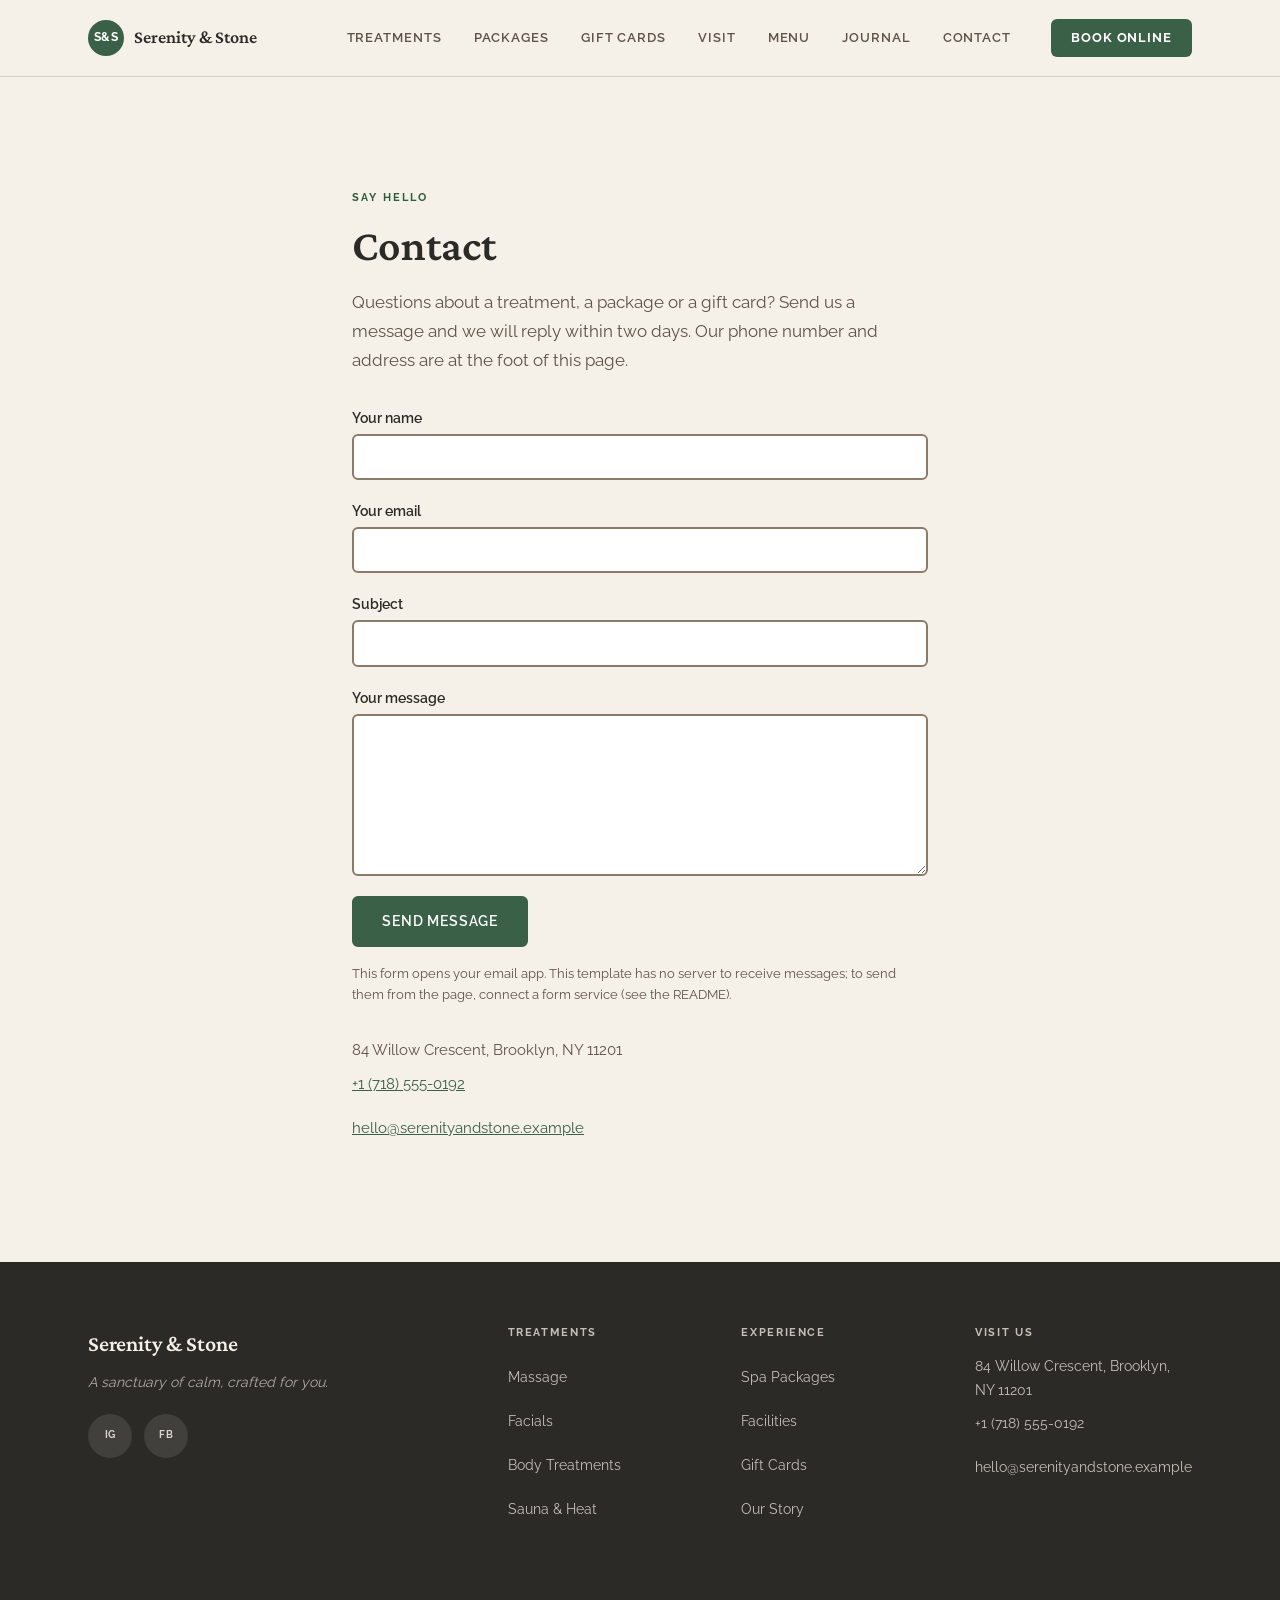
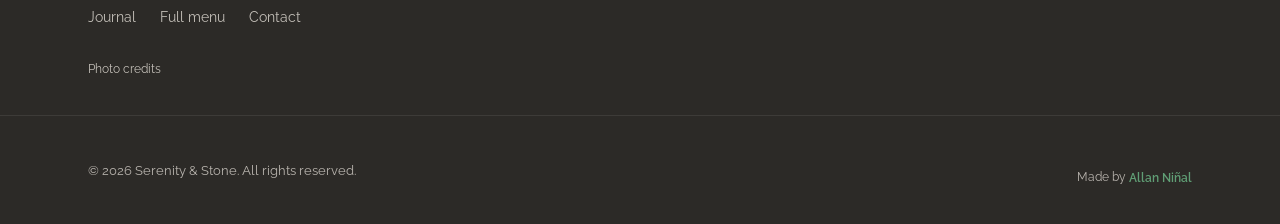
<file: contact/index.html>
<!DOCTYPE html><html lang="en" class="scroll-smooth"> <head><meta charset="utf-8"><meta name="viewport" content="width=device-width, initial-scale=1, viewport-fit=cover"><meta name="theme-color" content="#7A9E87"><title>Contact — Serenity &amp; Stone</title><meta name="description" content="Write to Serenity &#38; Stone: a treatment, a package or a gift card."><link rel="canonical" href="https://example.com/contact/"><meta name="robots" content="index, follow"><meta name="author" content="Serenity &#38; Stone"><!-- Open Graph --><meta property="og:title" content="Contact — Serenity &#38; Stone"><meta property="og:description" content="Write to Serenity &#38; Stone: a treatment, a package or a gift card."><meta property="og:url" content="https://example.com/contact/"><meta property="og:type" content="website"><meta property="og:site_name" content="Serenity &#38; Stone — Day Spa, Brooklyn NY"><meta property="og:locale" content="en_US"><meta property="og:image" content="https://example.com/og-image.png"><meta property="og:image:type" content="image/png"><meta property="og:image:width" content="1200"><meta property="og:image:height" content="630"><meta property="og:image:alt" content="Serenity &#38; Stone — Day Spa, Brooklyn NY"><!-- Twitter / X --><meta name="twitter:card" content="summary_large_image"><meta name="twitter:title" content="Contact — Serenity &#38; Stone"><meta name="twitter:description" content="Write to Serenity &#38; Stone: a treatment, a package or a gift card."><meta name="twitter:image" content="https://example.com/og-image.png"><link rel="icon" href="../favicon.svg" type="image/svg+xml"><link rel="apple-touch-icon" href="../favicon.svg"><script type="application/ld+json">{"@context":"https://schema.org","@type":["HealthAndBeautyBusiness","DaySpa"],"name":"Serenity & Stone","description":"A luxury day spa in Brooklyn: massage, facials, body treatments, infrared sauna and bespoke packages. Book your retreat by phone or email.","url":"https://example.com/","telephone":"+1 (718) 555-0192","email":"hello@serenityandstone.example","address":{"@type":"PostalAddress","streetAddress":"84 Willow Crescent","addressLocality":"Brooklyn","addressRegion":"NY","postalCode":"11201","addressCountry":"US"},"openingHoursSpecification":[{"@type":"OpeningHoursSpecification","dayOfWeek":["Tuesday","Wednesday"],"opens":"09:00","closes":"19:00"},{"@type":"OpeningHoursSpecification","dayOfWeek":["Thursday","Friday"],"opens":"09:00","closes":"20:00"},{"@type":"OpeningHoursSpecification","dayOfWeek":"Saturday","opens":"08:00","closes":"19:00"},{"@type":"OpeningHoursSpecification","dayOfWeek":"Sunday","opens":"09:00","closes":"18:00"}],"priceRange":"$$$","image":"https://example.com/og-image.png","sameAs":["https://www.instagram.com/","https://www.facebook.com/"]}</script><script type="application/ld+json">{"@context":"https://schema.org","@type":"Service","provider":{"@type":"DaySpa","name":"Serenity & Stone","url":"https://example.com/"},"serviceType":"Day Spa Services","hasOfferCatalog":{"@type":"OfferCatalog","name":"Spa Treatments & Packages","itemListElement":[{"@type":"OfferCatalog","name":"Massage","itemListElement":[{"@type":"Offer","itemOffered":{"@type":"Service","name":"Hot Stone Massage"},"price":"155","priceCurrency":"USD"},{"@type":"Offer","itemOffered":{"@type":"Service","name":"Couples Massage"},"price":"220","priceCurrency":"USD"}]},{"@type":"OfferCatalog","name":"Facials","itemListElement":[{"@type":"Offer","itemOffered":{"@type":"Service","name":"Signature Glow Facial"},"price":"115","priceCurrency":"USD"}]}]}}</script><script type="application/ld+json">{"@context":"https://schema.org","@type":"BreadcrumbList","itemListElement":[{"@type":"ListItem","position":1,"name":"Home","item":"https://example.com/"},{"@type":"ListItem","position":2,"name":"Contact","item":"https://example.com/contact/"}]}</script><link rel="stylesheet" href="../assets/index.CJ3og95S.css"></head> <body class="min-h-screen flex flex-col antialiased"> <header class="site-header" role="banner"> <div class="container-x header-inner"> <a href="../index.html" class="logo" aria-label="Serenity &#38; Stone — home"> <span class="logo-mark" aria-hidden="true">S&S</span> <span class="logo-name">Serenity &amp; Stone</span> </a> <nav aria-label="Main navigation" class="main-nav"> <ul role="list" class="nav-list"> <li> <a href="../index.html#treatments" class="nav-link">Treatments</a> </li><li> <a href="../index.html#packages" class="nav-link">Packages</a> </li><li> <a href="../index.html#gift-cards" class="nav-link">Gift Cards</a> </li><li> <a href="../index.html#location" class="nav-link">Visit</a> </li><li> <a href="../menu/index.html" class="nav-link">Menu</a> </li><li> <a href="../journal/index.html" class="nav-link">Journal</a> </li><li> <a href="./index.html" class="nav-link">Contact</a> </li> </ul> </nav> <a href="https://example.com/book" class="btn-book" target="_blank" rel="noopener noreferrer">Book online<span class="visually-hidden"> (opens in a new tab)</span></a> <!-- Phone: menu (no JavaScript) --> <details class="mobile-menu"> <summary aria-label="Menu">Menu</summary> <nav aria-label="Mobile navigation"> <a href="../index.html#treatments">Treatments</a><a href="../index.html#packages">Packages</a><a href="../index.html#gift-cards">Gift Cards</a><a href="../index.html#location">Visit</a><a href="../menu/index.html">Menu</a><a href="../journal/index.html">Journal</a><a href="./index.html">Contact</a> <a href="https://example.com/book" class="mobile-menu__cta" target="_blank" rel="noopener noreferrer">Book online<span class="visually-hidden"> (opens in a new tab)</span></a> </nav> </details> </div> </header> <main id="main-content" class="flex-1" tabindex="-1">  <section class="section-pad" aria-labelledby="contact-heading"> <div class="container-x page-narrow"> <p class="eyebrow" style="margin-bottom:0.75rem;">Say hello</p> <h1 id="contact-heading" class="section-title" style="text-align:left;">Contact</h1> <p class="page-lede">Questions about a treatment, a package or a gift card? Send us a message and we will reply within two days. Our phone number and address are at the foot of this page.</p> <!--
        No back end. This form opens the visitor's email app, addressed to the
        address below. To send messages from the page itself, point `action` at a
        form service (Formspree, Formspark, Web3Forms, Netlify Forms...), remove
        enctype, and set method="post" as that service describes.
      --> <form action="mailto:hello@serenityandstone.example" method="post" enctype="text/plain" class="contact-form"> <label>Your name
<input type="text" name="name" required autocomplete="name" class="field"> </label> <label>Your email
<input type="email" name="email" required autocomplete="email" class="field"> </label> <label>Subject
<input type="text" name="subject" class="field"> </label> <label>Your message
<textarea name="message" rows="6" required class="field"></textarea> </label> <div><button type="submit" class="btn-primary">Send message</button></div> </form> <p class="page-note">
This form opens your email app. This template has no server to receive messages; to send them from the page, connect a form service (see the README).
</p> <address class="not-italic page-address"> 84 Willow Crescent, Brooklyn, NY 11201<br> <a href="tel:+17185550192" class="contact-link">+1 (718) 555-0192</a><br> <a href="mailto:hello@serenityandstone.example" class="contact-link">hello@serenityandstone.example</a> </address> </div> </section>  </main> <footer class="site-footer" role="contentinfo" data-astro-cid-gcn2mc3v> <div class="container-x footer-inner" data-astro-cid-gcn2mc3v> <div class="footer-brand" data-astro-cid-gcn2mc3v> <a href="../index.html" class="footer-logo" aria-label="Serenity &#38; Stone — home" data-astro-cid-gcn2mc3v> Serenity &amp; Stone </a> <p class="footer-tagline" data-astro-cid-gcn2mc3v>A sanctuary of calm, crafted for you.</p> <div class="footer-social" data-astro-cid-gcn2mc3v> <a href="https://www.instagram.com/" target="_blank" rel="noopener noreferrer" class="social-link" data-astro-cid-gcn2mc3v> <span aria-hidden="true" data-astro-cid-gcn2mc3v>IG</span> <span class="visually-hidden" data-astro-cid-gcn2mc3v>Instagram</span> </a> <a href="https://www.facebook.com/" target="_blank" rel="noopener noreferrer" class="social-link" data-astro-cid-gcn2mc3v> <span aria-hidden="true" data-astro-cid-gcn2mc3v>FB</span> <span class="visually-hidden" data-astro-cid-gcn2mc3v>Facebook</span> </a> </div> </div> <div class="footer-col" data-astro-cid-gcn2mc3v> <h2 class="footer-col-title" data-astro-cid-gcn2mc3v>Treatments</h2> <ul role="list" class="footer-links" data-astro-cid-gcn2mc3v> <li data-astro-cid-gcn2mc3v><a href="../index.html#treatments" class="footer-link" data-astro-cid-gcn2mc3v>Massage</a></li> <li data-astro-cid-gcn2mc3v><a href="../index.html#treatments" class="footer-link" data-astro-cid-gcn2mc3v>Facials</a></li> <li data-astro-cid-gcn2mc3v><a href="../index.html#treatments" class="footer-link" data-astro-cid-gcn2mc3v>Body Treatments</a></li> <li data-astro-cid-gcn2mc3v><a href="../index.html#treatments" class="footer-link" data-astro-cid-gcn2mc3v>Sauna &amp; Heat</a></li> </ul> </div> <div class="footer-col" data-astro-cid-gcn2mc3v> <h2 class="footer-col-title" data-astro-cid-gcn2mc3v>Experience</h2> <ul role="list" class="footer-links" data-astro-cid-gcn2mc3v> <li data-astro-cid-gcn2mc3v><a href="../index.html#packages" class="footer-link" data-astro-cid-gcn2mc3v>Spa Packages</a></li> <li data-astro-cid-gcn2mc3v><a href="../index.html#facilities" class="footer-link" data-astro-cid-gcn2mc3v>Facilities</a></li> <li data-astro-cid-gcn2mc3v><a href="../index.html#gift-cards" class="footer-link" data-astro-cid-gcn2mc3v>Gift Cards</a></li> <li data-astro-cid-gcn2mc3v><a href="../index.html#about" class="footer-link" data-astro-cid-gcn2mc3v>Our Story</a></li> </ul> </div> <div class="footer-col" data-astro-cid-gcn2mc3v> <h2 class="footer-col-title" data-astro-cid-gcn2mc3v>Visit Us</h2> <address class="footer-address not-italic" data-astro-cid-gcn2mc3v> <p data-astro-cid-gcn2mc3v>84 Willow Crescent, Brooklyn, NY 11201</p> <p class="mt-1" data-astro-cid-gcn2mc3v> <a href="tel:+17185550192" class="footer-link" data-astro-cid-gcn2mc3v>+1 (718) 555-0192</a> </p> <p class="mt-1" data-astro-cid-gcn2mc3v> <a href="mailto:hello@serenityandstone.example" class="footer-link" data-astro-cid-gcn2mc3v>hello@serenityandstone.example</a> </p> </address> </div> </div> <div class="container-x" data-astro-cid-gcn2mc3v> <nav aria-label="Pages" class="footer-pages" data-astro-cid-gcn2mc3v> <a href="../journal/index.html" class="footer-link" data-astro-cid-gcn2mc3v>Journal</a> <a href="../menu/index.html" class="footer-link" data-astro-cid-gcn2mc3v>Full menu</a> <a href="./index.html" class="footer-link" data-astro-cid-gcn2mc3v>Contact</a> </nav> <!-- Photo credits. Required while you use the demo photos (Unsplash asks for
         the photographer and a link). Delete this whole <details> block once you
         have replaced the photos with your own. --> <details class="photo-credits" data-photo-credits data-astro-cid-gcn2mc3v> <summary data-astro-cid-gcn2mc3v>Photo credits</summary> <p data-astro-cid-gcn2mc3v>
Demo photographs from <a href="https://unsplash.com/?utm_source=allanninal_dev&utm_medium=referral" data-astro-cid-gcn2mc3v>Unsplash</a>. Replace them, and these credits, with your own before launch.
</p> <ul data-astro-cid-gcn2mc3v> <li data-astro-cid-gcn2mc3v>Spa hero: Photo by <a href="https://unsplash.com/@bethbapchurch?utm_source=allanninal_dev&utm_medium=referral" data-astro-cid-gcn2mc3v>BBC Creative</a> on <a href="https://unsplash.com/photos/h50G_jXgexY?utm_source=allanninal_dev&utm_medium=referral" data-astro-cid-gcn2mc3v>Unsplash</a></li><li data-astro-cid-gcn2mc3v>Massage: Photo by <a href="https://unsplash.com/@jakubklucky?utm_source=allanninal_dev&utm_medium=referral" data-astro-cid-gcn2mc3v>Jakub Klucký</a> on <a href="https://unsplash.com/photos/7yeqemd-p90?utm_source=allanninal_dev&utm_medium=referral" data-astro-cid-gcn2mc3v>Unsplash</a></li><li data-astro-cid-gcn2mc3v>Facials: Photo by <a href="https://unsplash.com/@just_me_again?utm_source=allanninal_dev&utm_medium=referral" data-astro-cid-gcn2mc3v>Adrian Motroc</a> on <a href="https://unsplash.com/photos/87InWldRhgs?utm_source=allanninal_dev&utm_medium=referral" data-astro-cid-gcn2mc3v>Unsplash</a></li><li data-astro-cid-gcn2mc3v>Sauna: Photo by <a href="https://unsplash.com/@huumsauna?utm_source=allanninal_dev&utm_medium=referral" data-astro-cid-gcn2mc3v>HUUM</a> on <a href="https://unsplash.com/photos/hgOUf_hY4ok?utm_source=allanninal_dev&utm_medium=referral" data-astro-cid-gcn2mc3v>Unsplash</a></li> </ul> </details> </div> <div class="footer-bottom" data-astro-cid-gcn2mc3v> <div class="container-x footer-bottom-inner" data-astro-cid-gcn2mc3v> <p data-astro-cid-gcn2mc3v>&copy; 2026 Serenity &amp; Stone. All rights reserved.</p>  <p class="maker-credit" data-maker-credit="1" data-astro-cid-gcn2mc3v>Made by <a style="display:inline-flex;align-items:center;min-height:44px;" href="https://www.linkedin.com/in/allanninal/" data-maker-credit="1" target="_blank" rel="noopener noreferrer" data-astro-cid-gcn2mc3v>Allan Ni&ntilde;al</a></p> </div> </div> </footer>   </body></html>
</file>
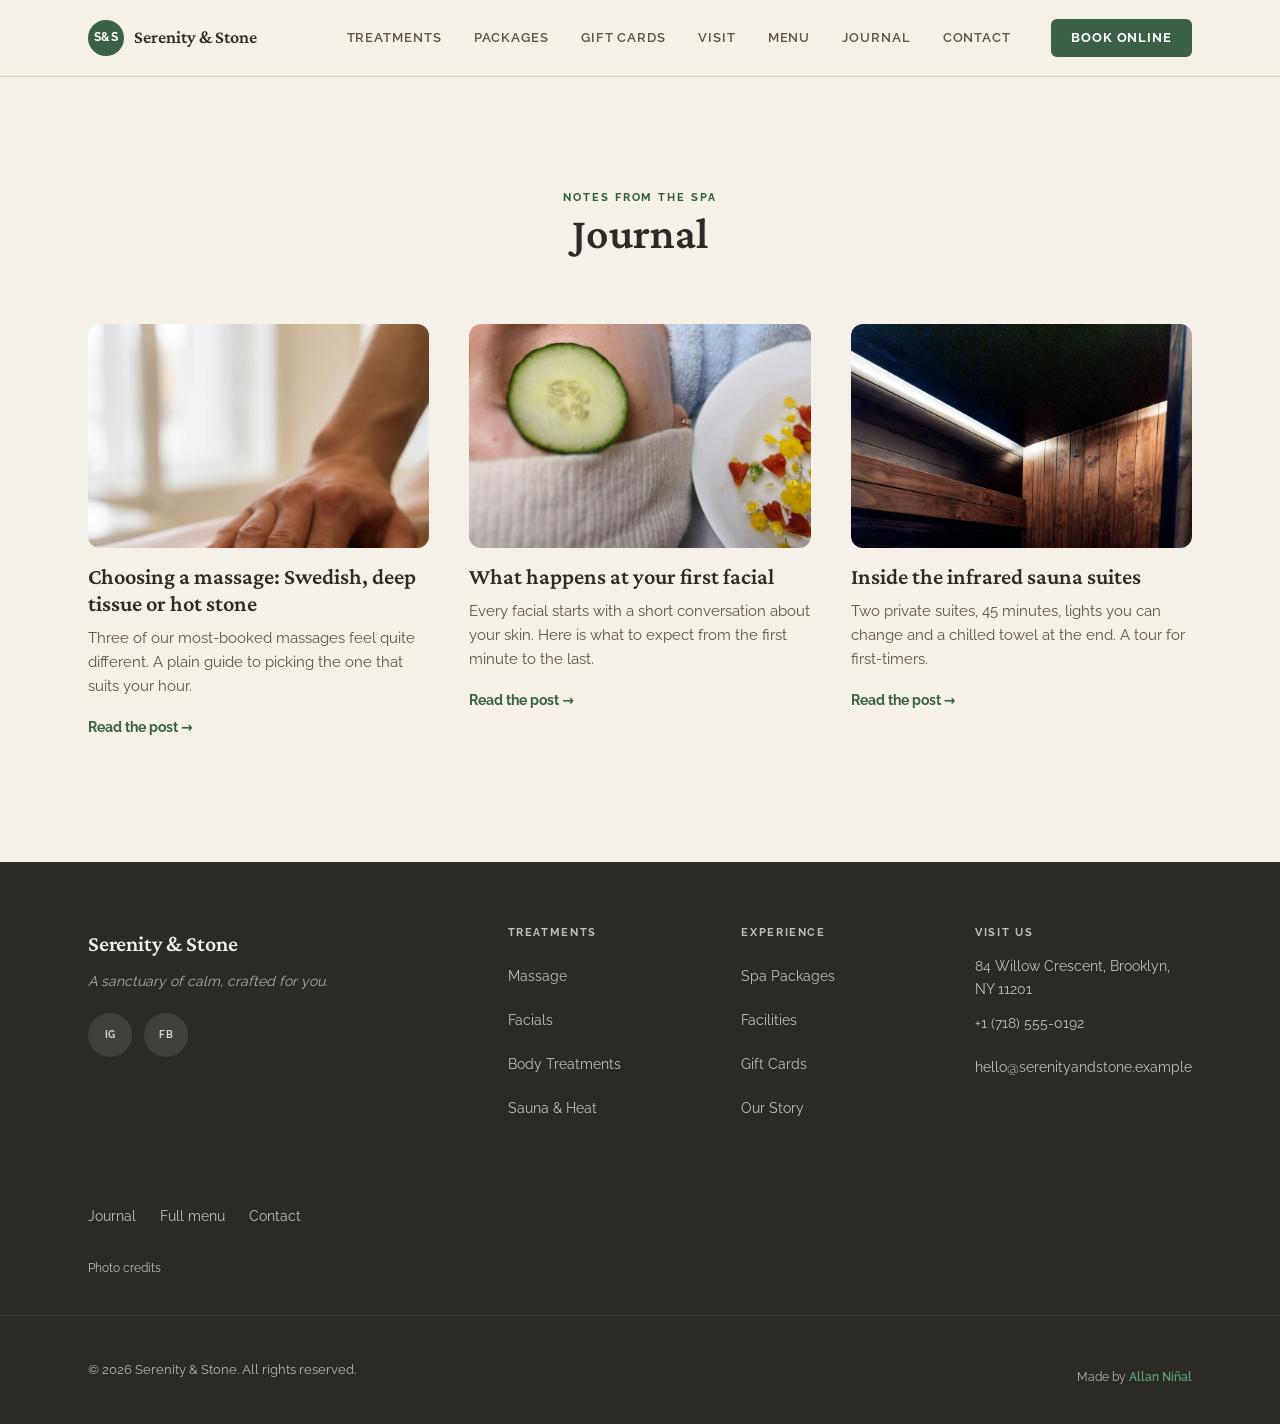
<file: journal/index.html>
<!DOCTYPE html><html lang="en" class="scroll-smooth"> <head><meta charset="utf-8"><meta name="viewport" content="width=device-width, initial-scale=1, viewport-fit=cover"><meta name="theme-color" content="#7A9E87"><title>Journal — Serenity &amp; Stone</title><meta name="description" content="Notes from the spa: choosing a massage, what happens at your first facial, and what to expect in the infrared sauna suites."><link rel="canonical" href="https://example.com/journal/"><meta name="robots" content="index, follow"><meta name="author" content="Serenity &#38; Stone"><!-- Open Graph --><meta property="og:title" content="Journal — Serenity &#38; Stone"><meta property="og:description" content="Notes from the spa: choosing a massage, what happens at your first facial, and what to expect in the infrared sauna suites."><meta property="og:url" content="https://example.com/journal/"><meta property="og:type" content="website"><meta property="og:site_name" content="Serenity &#38; Stone — Day Spa, Brooklyn NY"><meta property="og:locale" content="en_US"><meta property="og:image" content="https://example.com/og-image.png"><meta property="og:image:type" content="image/png"><meta property="og:image:width" content="1200"><meta property="og:image:height" content="630"><meta property="og:image:alt" content="Serenity &#38; Stone — Day Spa, Brooklyn NY"><!-- Twitter / X --><meta name="twitter:card" content="summary_large_image"><meta name="twitter:title" content="Journal — Serenity &#38; Stone"><meta name="twitter:description" content="Notes from the spa: choosing a massage, what happens at your first facial, and what to expect in the infrared sauna suites."><meta name="twitter:image" content="https://example.com/og-image.png"><link rel="icon" href="../favicon.svg" type="image/svg+xml"><link rel="apple-touch-icon" href="../favicon.svg"><script type="application/ld+json">{"@context":"https://schema.org","@type":["HealthAndBeautyBusiness","DaySpa"],"name":"Serenity & Stone","description":"A luxury day spa in Brooklyn: massage, facials, body treatments, infrared sauna and bespoke packages. Book your retreat by phone or email.","url":"https://example.com/","telephone":"+1 (718) 555-0192","email":"hello@serenityandstone.example","address":{"@type":"PostalAddress","streetAddress":"84 Willow Crescent","addressLocality":"Brooklyn","addressRegion":"NY","postalCode":"11201","addressCountry":"US"},"openingHoursSpecification":[{"@type":"OpeningHoursSpecification","dayOfWeek":["Tuesday","Wednesday"],"opens":"09:00","closes":"19:00"},{"@type":"OpeningHoursSpecification","dayOfWeek":["Thursday","Friday"],"opens":"09:00","closes":"20:00"},{"@type":"OpeningHoursSpecification","dayOfWeek":"Saturday","opens":"08:00","closes":"19:00"},{"@type":"OpeningHoursSpecification","dayOfWeek":"Sunday","opens":"09:00","closes":"18:00"}],"priceRange":"$$$","image":"https://example.com/og-image.png","sameAs":["https://www.instagram.com/","https://www.facebook.com/"]}</script><script type="application/ld+json">{"@context":"https://schema.org","@type":"Service","provider":{"@type":"DaySpa","name":"Serenity & Stone","url":"https://example.com/"},"serviceType":"Day Spa Services","hasOfferCatalog":{"@type":"OfferCatalog","name":"Spa Treatments & Packages","itemListElement":[{"@type":"OfferCatalog","name":"Massage","itemListElement":[{"@type":"Offer","itemOffered":{"@type":"Service","name":"Hot Stone Massage"},"price":"155","priceCurrency":"USD"},{"@type":"Offer","itemOffered":{"@type":"Service","name":"Couples Massage"},"price":"220","priceCurrency":"USD"}]},{"@type":"OfferCatalog","name":"Facials","itemListElement":[{"@type":"Offer","itemOffered":{"@type":"Service","name":"Signature Glow Facial"},"price":"115","priceCurrency":"USD"}]}]}}</script><script type="application/ld+json">{"@context":"https://schema.org","@type":"BreadcrumbList","itemListElement":[{"@type":"ListItem","position":1,"name":"Home","item":"https://example.com/"},{"@type":"ListItem","position":2,"name":"Journal","item":"https://example.com/journal/"}]}</script><link rel="stylesheet" href="../assets/index.CJ3og95S.css"></head> <body class="min-h-screen flex flex-col antialiased"> <header class="site-header" role="banner"> <div class="container-x header-inner"> <a href="../index.html" class="logo" aria-label="Serenity &#38; Stone — home"> <span class="logo-mark" aria-hidden="true">S&S</span> <span class="logo-name">Serenity &amp; Stone</span> </a> <nav aria-label="Main navigation" class="main-nav"> <ul role="list" class="nav-list"> <li> <a href="../index.html#treatments" class="nav-link">Treatments</a> </li><li> <a href="../index.html#packages" class="nav-link">Packages</a> </li><li> <a href="../index.html#gift-cards" class="nav-link">Gift Cards</a> </li><li> <a href="../index.html#location" class="nav-link">Visit</a> </li><li> <a href="../menu/index.html" class="nav-link">Menu</a> </li><li> <a href="./index.html" class="nav-link">Journal</a> </li><li> <a href="../contact/index.html" class="nav-link">Contact</a> </li> </ul> </nav> <a href="https://example.com/book" class="btn-book" target="_blank" rel="noopener noreferrer">Book online<span class="visually-hidden"> (opens in a new tab)</span></a> <!-- Phone: menu (no JavaScript) --> <details class="mobile-menu"> <summary aria-label="Menu">Menu</summary> <nav aria-label="Mobile navigation"> <a href="../index.html#treatments">Treatments</a><a href="../index.html#packages">Packages</a><a href="../index.html#gift-cards">Gift Cards</a><a href="../index.html#location">Visit</a><a href="../menu/index.html">Menu</a><a href="./index.html">Journal</a><a href="../contact/index.html">Contact</a> <a href="https://example.com/book" class="mobile-menu__cta" target="_blank" rel="noopener noreferrer">Book online<span class="visually-hidden"> (opens in a new tab)</span></a> </nav> </details> </div> </header> <main id="main-content" class="flex-1" tabindex="-1">  <section class="section-pad" aria-labelledby="journal-heading"> <div class="container-x"> <div class="section-header"> <p class="eyebrow">Notes from the spa</p> <h1 id="journal-heading" class="section-title">Journal</h1> </div> <div class="journal-grid"> <article> <a href="./choosing-a-massage/index.html" class="journal-card-link"> <img src="../images/massage.jpg" alt="A hand resting on a massage table in a bright treatment room" width="900" height="700" loading="lazy" decoding="async" class="journal-img"> <h2 class="journal-title">Choosing a massage: Swedish, deep tissue or hot stone</h2> </a> <p class="journal-excerpt">Three of our most-booked massages feel quite different. A plain guide to picking the one that suits your hour.</p> <a href="./choosing-a-massage/index.html" class="journal-more">Read the post<span class="visually-hidden">: Choosing a massage: Swedish, deep tissue or hot stone</span>&nbsp;&rarr;</a> </article><article> <a href="./what-happens-at-your-first-facial/index.html" class="journal-card-link"> <img src="../images/facials.jpg" alt="A cucumber slice on a guest's cheek, beside a bowl of fresh petals and fruit" width="900" height="700" loading="lazy" decoding="async" class="journal-img"> <h2 class="journal-title">What happens at your first facial</h2> </a> <p class="journal-excerpt">Every facial starts with a short conversation about your skin. Here is what to expect from the first minute to the last.</p> <a href="./what-happens-at-your-first-facial/index.html" class="journal-more">Read the post<span class="visually-hidden">: What happens at your first facial</span>&nbsp;&rarr;</a> </article><article> <a href="./inside-the-infrared-sauna-suites/index.html" class="journal-card-link"> <img src="../images/sauna.jpg" alt="The wood-panelled infrared sauna suite" width="900" height="700" loading="lazy" decoding="async" class="journal-img"> <h2 class="journal-title">Inside the infrared sauna suites</h2> </a> <p class="journal-excerpt">Two private suites, 45 minutes, lights you can change and a chilled towel at the end. A tour for first-timers.</p> <a href="./inside-the-infrared-sauna-suites/index.html" class="journal-more">Read the post<span class="visually-hidden">: Inside the infrared sauna suites</span>&nbsp;&rarr;</a> </article> </div> </div> </section>  </main> <footer class="site-footer" role="contentinfo" data-astro-cid-gcn2mc3v> <div class="container-x footer-inner" data-astro-cid-gcn2mc3v> <div class="footer-brand" data-astro-cid-gcn2mc3v> <a href="../index.html" class="footer-logo" aria-label="Serenity &#38; Stone — home" data-astro-cid-gcn2mc3v> Serenity &amp; Stone </a> <p class="footer-tagline" data-astro-cid-gcn2mc3v>A sanctuary of calm, crafted for you.</p> <div class="footer-social" data-astro-cid-gcn2mc3v> <a href="https://www.instagram.com/" target="_blank" rel="noopener noreferrer" class="social-link" data-astro-cid-gcn2mc3v> <span aria-hidden="true" data-astro-cid-gcn2mc3v>IG</span> <span class="visually-hidden" data-astro-cid-gcn2mc3v>Instagram</span> </a> <a href="https://www.facebook.com/" target="_blank" rel="noopener noreferrer" class="social-link" data-astro-cid-gcn2mc3v> <span aria-hidden="true" data-astro-cid-gcn2mc3v>FB</span> <span class="visually-hidden" data-astro-cid-gcn2mc3v>Facebook</span> </a> </div> </div> <div class="footer-col" data-astro-cid-gcn2mc3v> <h2 class="footer-col-title" data-astro-cid-gcn2mc3v>Treatments</h2> <ul role="list" class="footer-links" data-astro-cid-gcn2mc3v> <li data-astro-cid-gcn2mc3v><a href="../index.html#treatments" class="footer-link" data-astro-cid-gcn2mc3v>Massage</a></li> <li data-astro-cid-gcn2mc3v><a href="../index.html#treatments" class="footer-link" data-astro-cid-gcn2mc3v>Facials</a></li> <li data-astro-cid-gcn2mc3v><a href="../index.html#treatments" class="footer-link" data-astro-cid-gcn2mc3v>Body Treatments</a></li> <li data-astro-cid-gcn2mc3v><a href="../index.html#treatments" class="footer-link" data-astro-cid-gcn2mc3v>Sauna &amp; Heat</a></li> </ul> </div> <div class="footer-col" data-astro-cid-gcn2mc3v> <h2 class="footer-col-title" data-astro-cid-gcn2mc3v>Experience</h2> <ul role="list" class="footer-links" data-astro-cid-gcn2mc3v> <li data-astro-cid-gcn2mc3v><a href="../index.html#packages" class="footer-link" data-astro-cid-gcn2mc3v>Spa Packages</a></li> <li data-astro-cid-gcn2mc3v><a href="../index.html#facilities" class="footer-link" data-astro-cid-gcn2mc3v>Facilities</a></li> <li data-astro-cid-gcn2mc3v><a href="../index.html#gift-cards" class="footer-link" data-astro-cid-gcn2mc3v>Gift Cards</a></li> <li data-astro-cid-gcn2mc3v><a href="../index.html#about" class="footer-link" data-astro-cid-gcn2mc3v>Our Story</a></li> </ul> </div> <div class="footer-col" data-astro-cid-gcn2mc3v> <h2 class="footer-col-title" data-astro-cid-gcn2mc3v>Visit Us</h2> <address class="footer-address not-italic" data-astro-cid-gcn2mc3v> <p data-astro-cid-gcn2mc3v>84 Willow Crescent, Brooklyn, NY 11201</p> <p class="mt-1" data-astro-cid-gcn2mc3v> <a href="tel:+17185550192" class="footer-link" data-astro-cid-gcn2mc3v>+1 (718) 555-0192</a> </p> <p class="mt-1" data-astro-cid-gcn2mc3v> <a href="mailto:hello@serenityandstone.example" class="footer-link" data-astro-cid-gcn2mc3v>hello@serenityandstone.example</a> </p> </address> </div> </div> <div class="container-x" data-astro-cid-gcn2mc3v> <nav aria-label="Pages" class="footer-pages" data-astro-cid-gcn2mc3v> <a href="./index.html" class="footer-link" data-astro-cid-gcn2mc3v>Journal</a> <a href="../menu/index.html" class="footer-link" data-astro-cid-gcn2mc3v>Full menu</a> <a href="../contact/index.html" class="footer-link" data-astro-cid-gcn2mc3v>Contact</a> </nav> <!-- Photo credits. Required while you use the demo photos (Unsplash asks for
         the photographer and a link). Delete this whole <details> block once you
         have replaced the photos with your own. --> <details class="photo-credits" data-photo-credits data-astro-cid-gcn2mc3v> <summary data-astro-cid-gcn2mc3v>Photo credits</summary> <p data-astro-cid-gcn2mc3v>
Demo photographs from <a href="https://unsplash.com/?utm_source=allanninal_dev&utm_medium=referral" data-astro-cid-gcn2mc3v>Unsplash</a>. Replace them, and these credits, with your own before launch.
</p> <ul data-astro-cid-gcn2mc3v> <li data-astro-cid-gcn2mc3v>Spa hero: Photo by <a href="https://unsplash.com/@bethbapchurch?utm_source=allanninal_dev&utm_medium=referral" data-astro-cid-gcn2mc3v>BBC Creative</a> on <a href="https://unsplash.com/photos/h50G_jXgexY?utm_source=allanninal_dev&utm_medium=referral" data-astro-cid-gcn2mc3v>Unsplash</a></li><li data-astro-cid-gcn2mc3v>Massage: Photo by <a href="https://unsplash.com/@jakubklucky?utm_source=allanninal_dev&utm_medium=referral" data-astro-cid-gcn2mc3v>Jakub Klucký</a> on <a href="https://unsplash.com/photos/7yeqemd-p90?utm_source=allanninal_dev&utm_medium=referral" data-astro-cid-gcn2mc3v>Unsplash</a></li><li data-astro-cid-gcn2mc3v>Facials: Photo by <a href="https://unsplash.com/@just_me_again?utm_source=allanninal_dev&utm_medium=referral" data-astro-cid-gcn2mc3v>Adrian Motroc</a> on <a href="https://unsplash.com/photos/87InWldRhgs?utm_source=allanninal_dev&utm_medium=referral" data-astro-cid-gcn2mc3v>Unsplash</a></li><li data-astro-cid-gcn2mc3v>Sauna: Photo by <a href="https://unsplash.com/@huumsauna?utm_source=allanninal_dev&utm_medium=referral" data-astro-cid-gcn2mc3v>HUUM</a> on <a href="https://unsplash.com/photos/hgOUf_hY4ok?utm_source=allanninal_dev&utm_medium=referral" data-astro-cid-gcn2mc3v>Unsplash</a></li> </ul> </details> </div> <div class="footer-bottom" data-astro-cid-gcn2mc3v> <div class="container-x footer-bottom-inner" data-astro-cid-gcn2mc3v> <p data-astro-cid-gcn2mc3v>&copy; 2026 Serenity &amp; Stone. All rights reserved.</p>  <p class="maker-credit" data-maker-credit="1" data-astro-cid-gcn2mc3v>Made by <a style="display:inline-flex;align-items:center;min-height:44px;" href="https://www.linkedin.com/in/allanninal/" data-maker-credit="1" target="_blank" rel="noopener noreferrer" data-astro-cid-gcn2mc3v>Allan Ni&ntilde;al</a></p> </div> </div> </footer>   </body></html>
</file>
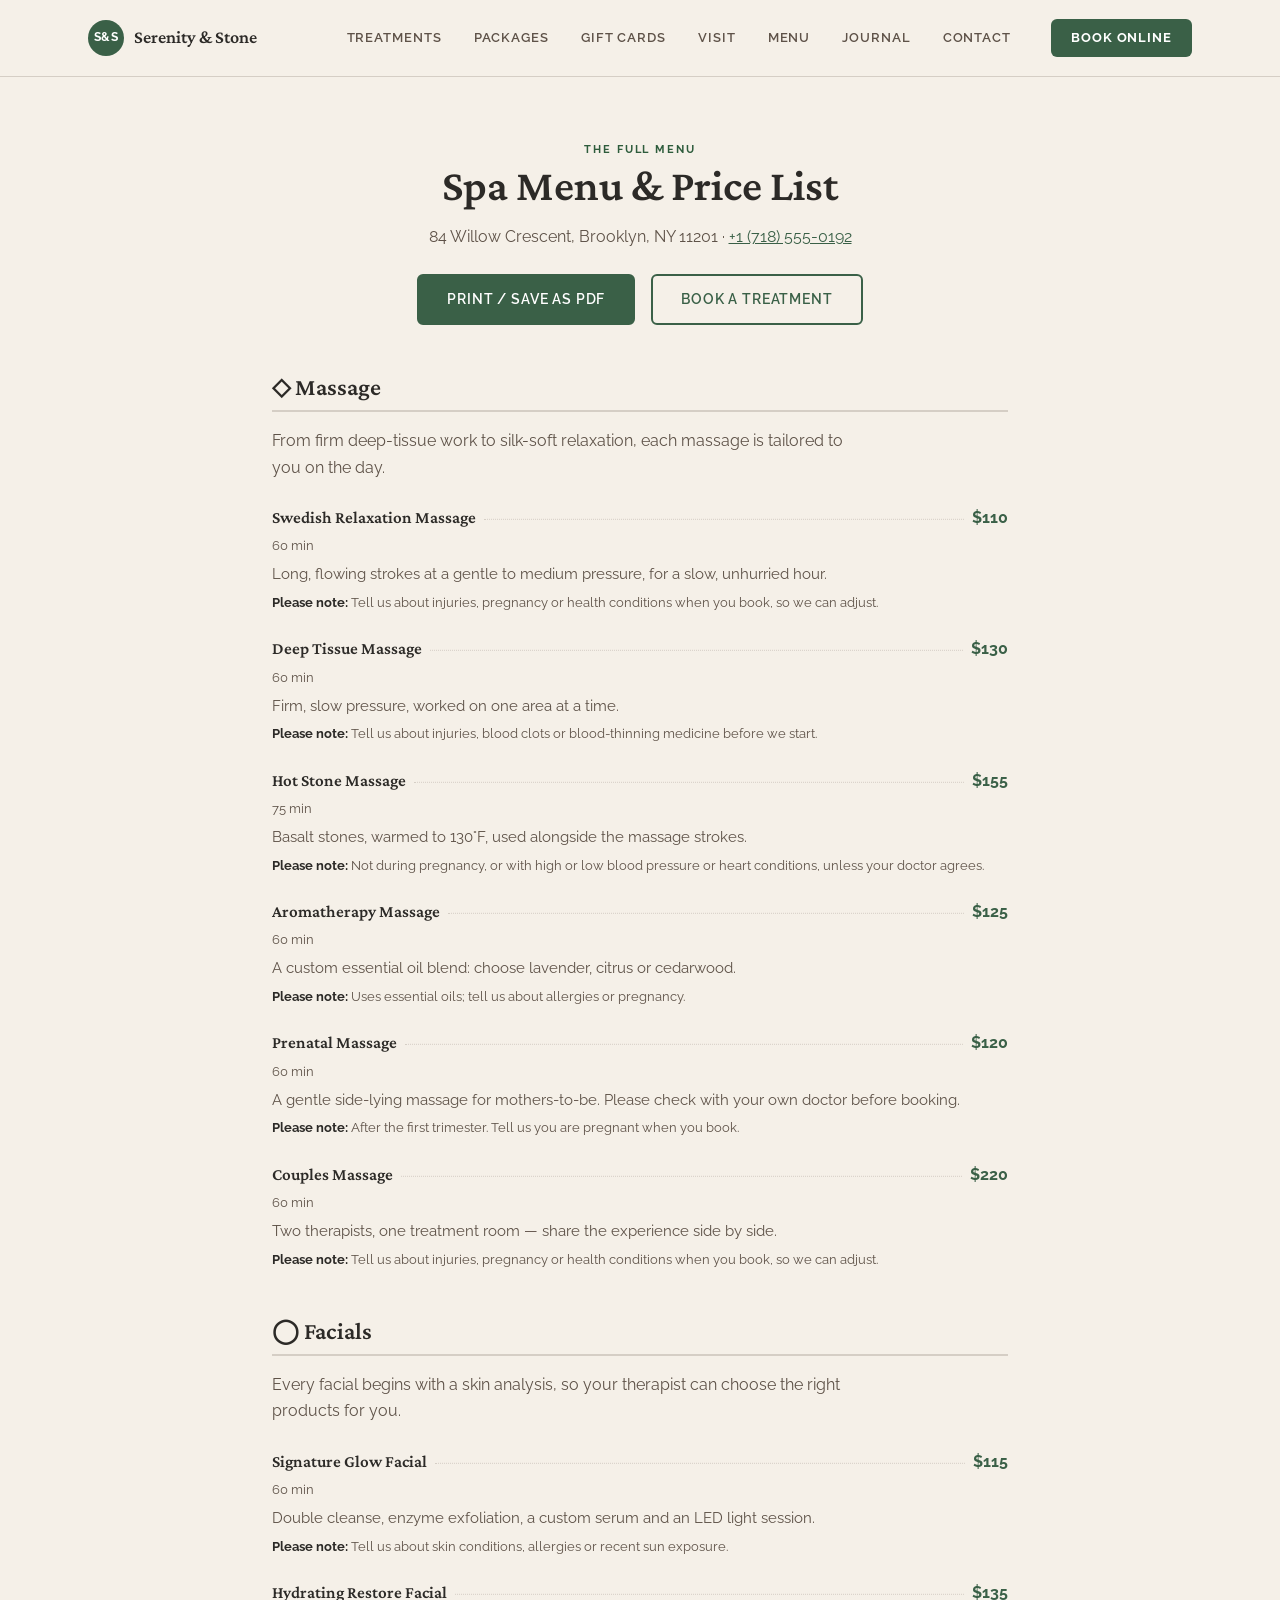
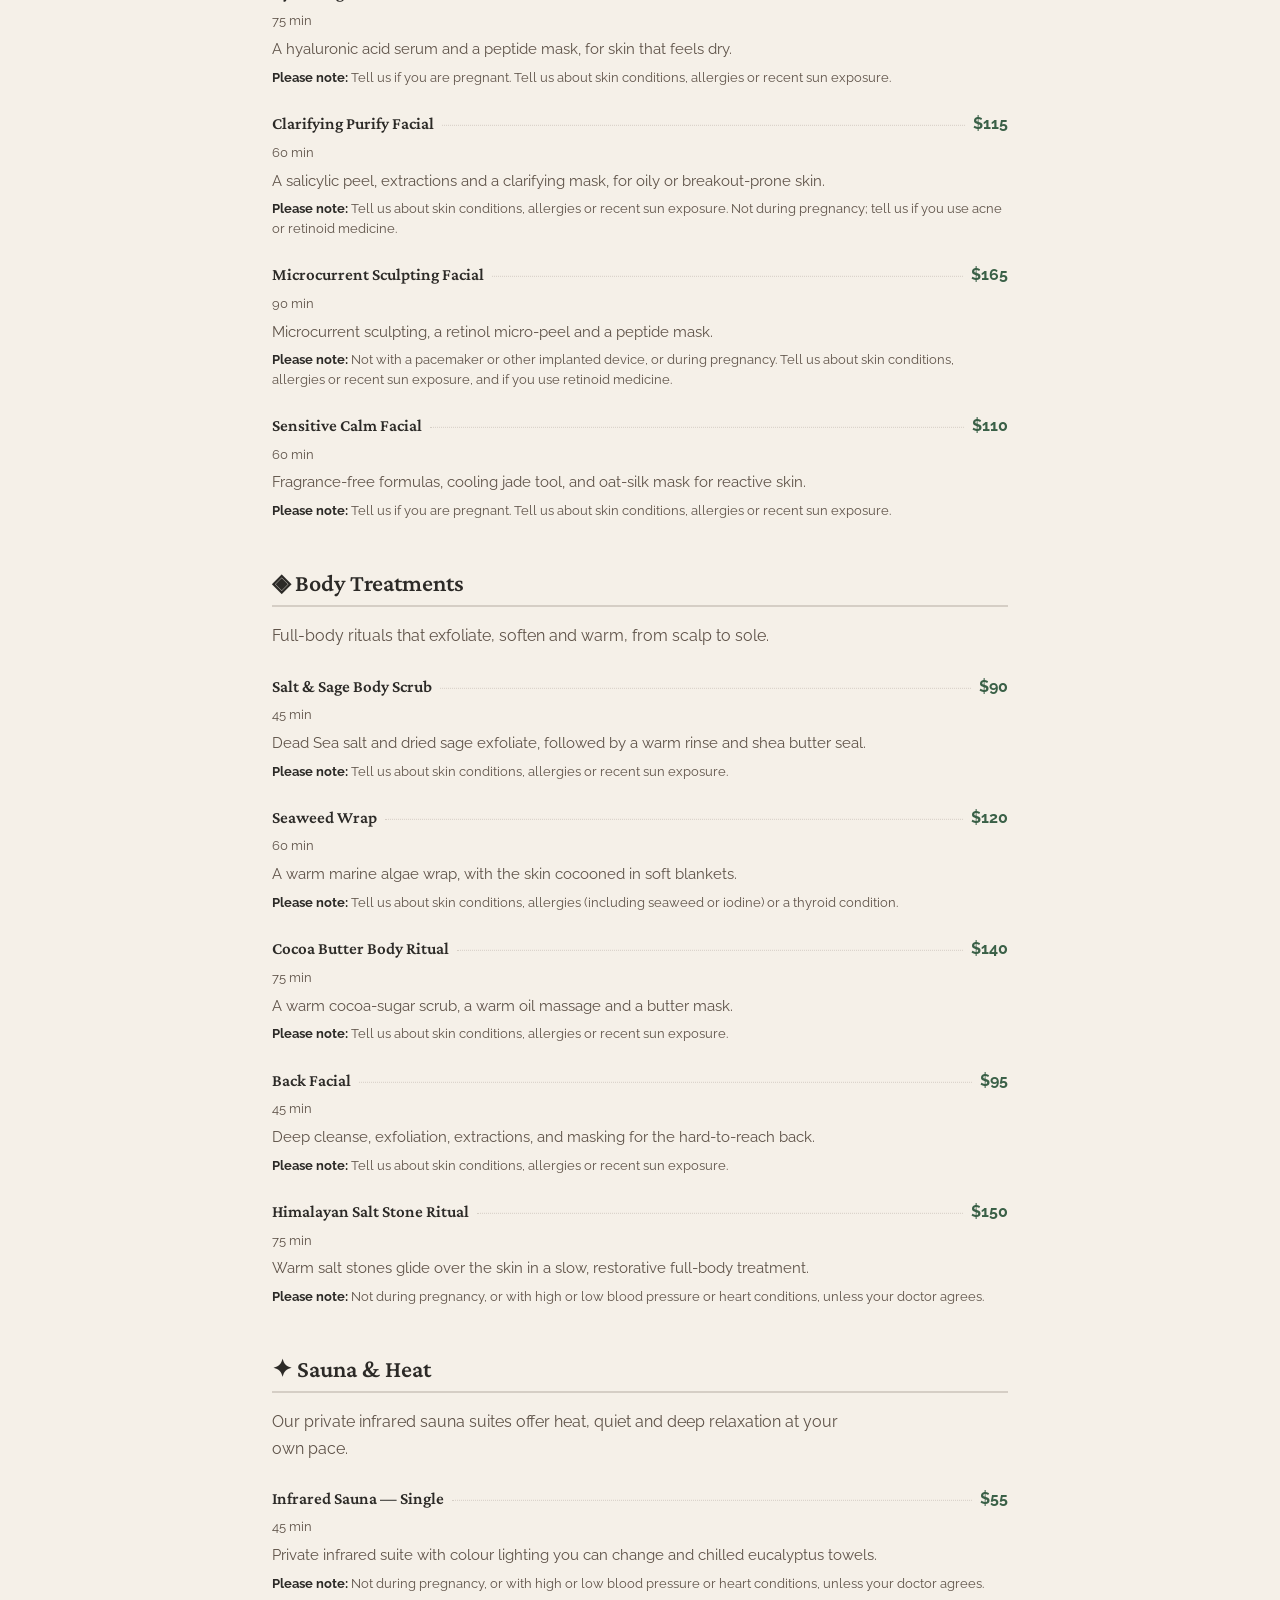
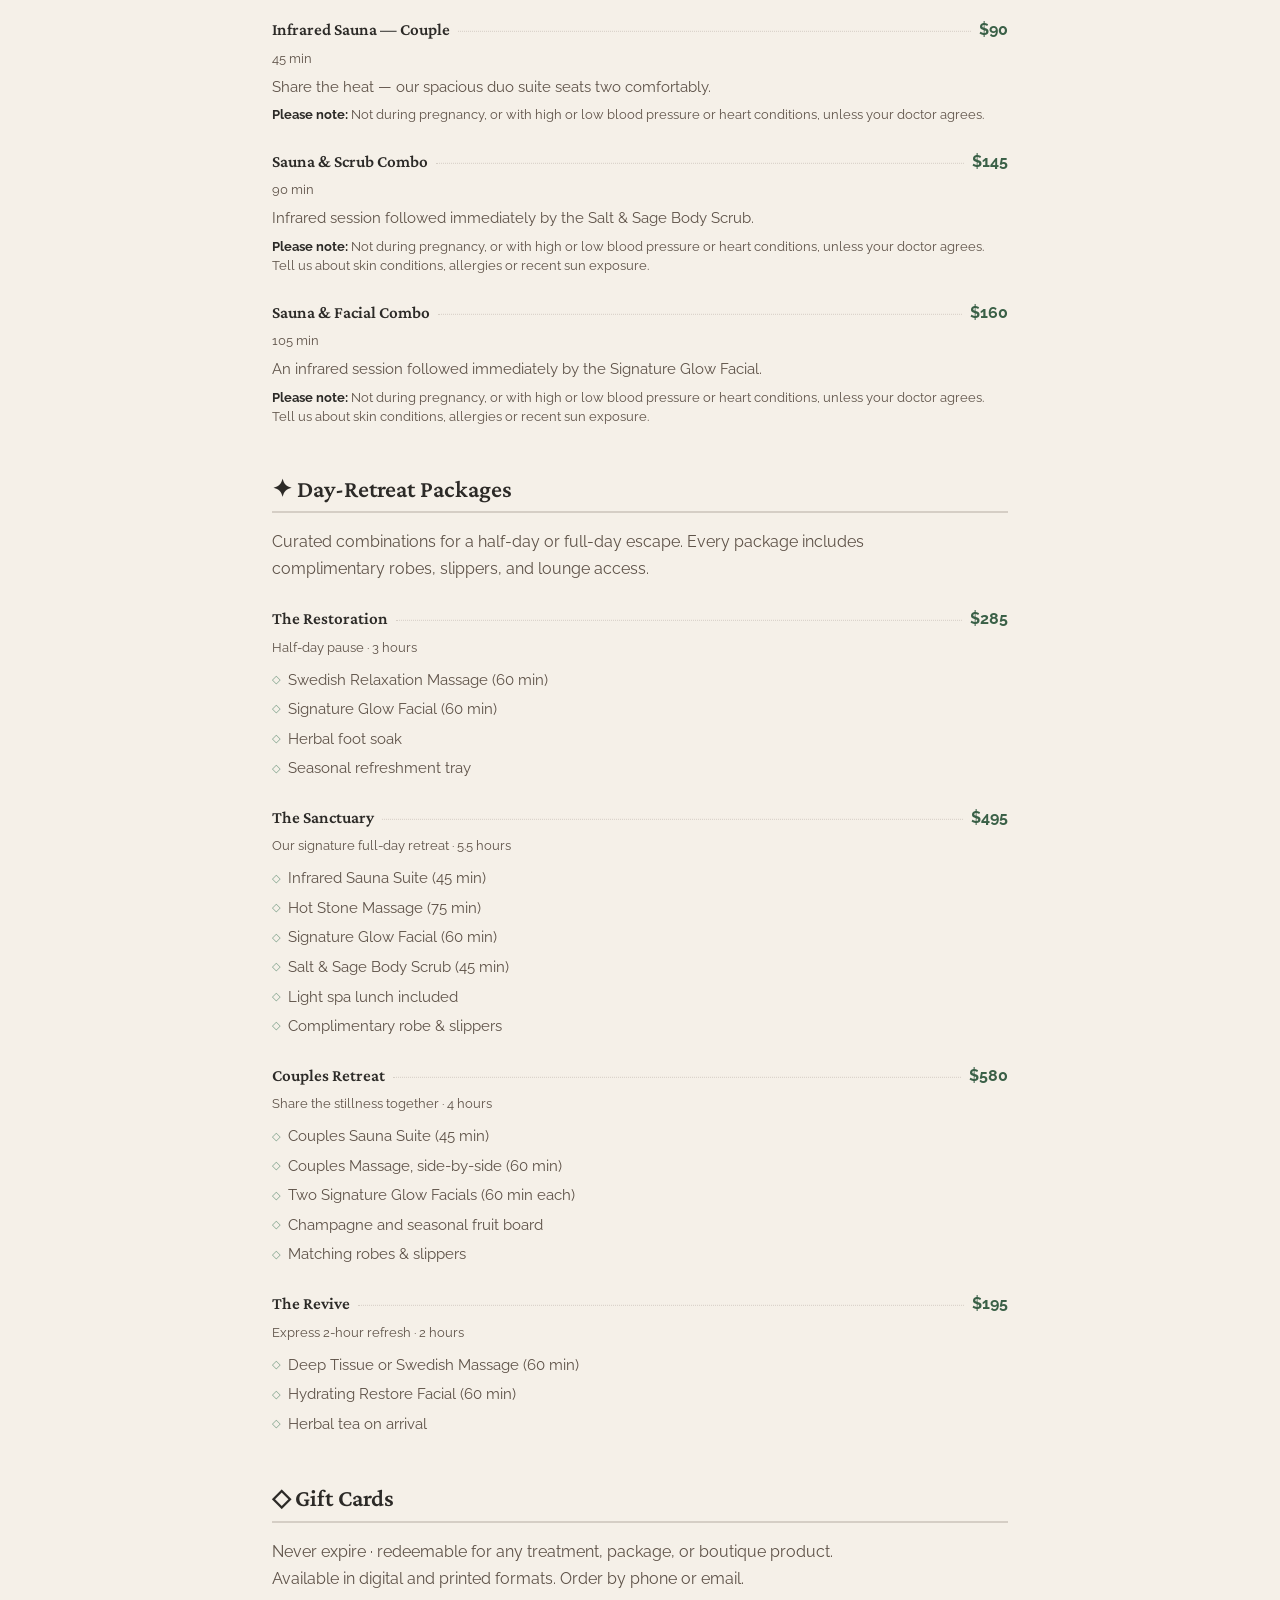
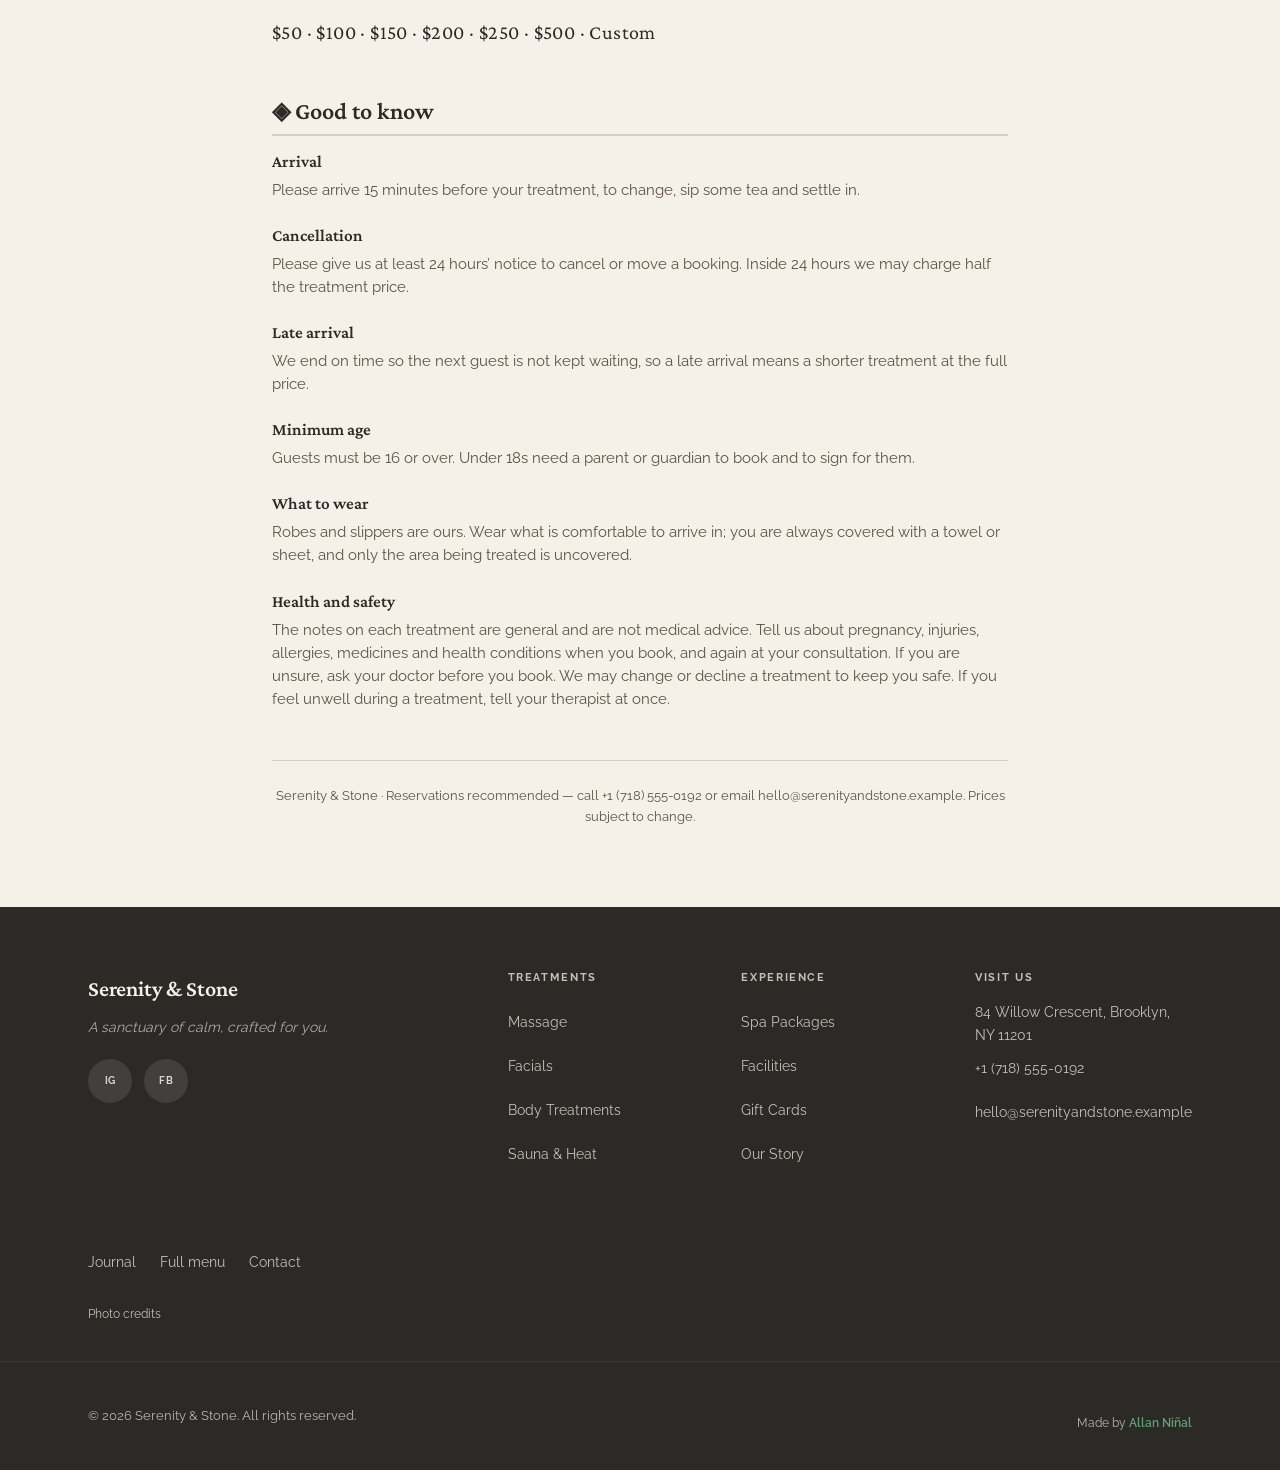
<file: menu/index.html>
<!DOCTYPE html><html lang="en" class="scroll-smooth"> <head><meta charset="utf-8"><meta name="viewport" content="width=device-width, initial-scale=1, viewport-fit=cover"><meta name="theme-color" content="#7A9E87"><title>Spa Menu — Serenity &amp; Stone</title><meta name="description" content="Every treatment at Serenity &#38; Stone with prices and durations: massage, advanced facials, body work, infrared sauna, packages and gift cards."><link rel="canonical" href="https://example.com/menu/"><meta name="robots" content="index, follow"><meta name="author" content="Serenity &#38; Stone"><!-- Open Graph --><meta property="og:title" content="Spa Menu — Serenity &#38; Stone"><meta property="og:description" content="Every treatment at Serenity &#38; Stone with prices and durations: massage, advanced facials, body work, infrared sauna, packages and gift cards."><meta property="og:url" content="https://example.com/menu/"><meta property="og:type" content="website"><meta property="og:site_name" content="Serenity &#38; Stone — Day Spa, Brooklyn NY"><meta property="og:locale" content="en_US"><meta property="og:image" content="https://example.com/og-image.png"><meta property="og:image:type" content="image/png"><meta property="og:image:width" content="1200"><meta property="og:image:height" content="630"><meta property="og:image:alt" content="Serenity &#38; Stone — Day Spa, Brooklyn NY"><!-- Twitter / X --><meta name="twitter:card" content="summary_large_image"><meta name="twitter:title" content="Spa Menu — Serenity &#38; Stone"><meta name="twitter:description" content="Every treatment at Serenity &#38; Stone with prices and durations: massage, advanced facials, body work, infrared sauna, packages and gift cards."><meta name="twitter:image" content="https://example.com/og-image.png"><link rel="icon" href="../favicon.svg" type="image/svg+xml"><link rel="apple-touch-icon" href="../favicon.svg"><script type="application/ld+json">{"@context":"https://schema.org","@type":["HealthAndBeautyBusiness","DaySpa"],"name":"Serenity & Stone","description":"A luxury day spa in Brooklyn: massage, facials, body treatments, infrared sauna and bespoke packages. Book your retreat by phone or email.","url":"https://example.com/","telephone":"+1 (718) 555-0192","email":"hello@serenityandstone.example","address":{"@type":"PostalAddress","streetAddress":"84 Willow Crescent","addressLocality":"Brooklyn","addressRegion":"NY","postalCode":"11201","addressCountry":"US"},"openingHoursSpecification":[{"@type":"OpeningHoursSpecification","dayOfWeek":["Tuesday","Wednesday"],"opens":"09:00","closes":"19:00"},{"@type":"OpeningHoursSpecification","dayOfWeek":["Thursday","Friday"],"opens":"09:00","closes":"20:00"},{"@type":"OpeningHoursSpecification","dayOfWeek":"Saturday","opens":"08:00","closes":"19:00"},{"@type":"OpeningHoursSpecification","dayOfWeek":"Sunday","opens":"09:00","closes":"18:00"}],"priceRange":"$$$","image":"https://example.com/og-image.png","sameAs":["https://www.instagram.com/","https://www.facebook.com/"]}</script><script type="application/ld+json">{"@context":"https://schema.org","@type":"Service","provider":{"@type":"DaySpa","name":"Serenity & Stone","url":"https://example.com/"},"serviceType":"Day Spa Services","hasOfferCatalog":{"@type":"OfferCatalog","name":"Spa Treatments & Packages","itemListElement":[{"@type":"OfferCatalog","name":"Massage","itemListElement":[{"@type":"Offer","itemOffered":{"@type":"Service","name":"Hot Stone Massage"},"price":"155","priceCurrency":"USD"},{"@type":"Offer","itemOffered":{"@type":"Service","name":"Couples Massage"},"price":"220","priceCurrency":"USD"}]},{"@type":"OfferCatalog","name":"Facials","itemListElement":[{"@type":"Offer","itemOffered":{"@type":"Service","name":"Signature Glow Facial"},"price":"115","priceCurrency":"USD"}]}]}}</script><script type="application/ld+json">{"@context":"https://schema.org","@type":"BreadcrumbList","itemListElement":[{"@type":"ListItem","position":1,"name":"Home","item":"https://example.com/"},{"@type":"ListItem","position":2,"name":"Spa Menu","item":"https://example.com/menu/"}]}</script><link rel="stylesheet" href="../assets/index.CJ3og95S.css">
<style>.menu-page[data-astro-cid-o5xiawde]{padding-block:4rem 5rem}.menu-head[data-astro-cid-o5xiawde]{text-align:center;max-width:46rem;margin:0 auto 3rem}.menu-head[data-astro-cid-o5xiawde] .section-title[data-astro-cid-o5xiawde]{text-align:center}.menu-sub[data-astro-cid-o5xiawde]{font-family:var(--font-sans);color:var(--color-text-muted);margin-top:.75rem}.menu-link[data-astro-cid-o5xiawde]{color:var(--color-accent);text-decoration:underline}.menu-actions[data-astro-cid-o5xiawde]{display:flex;gap:1rem;justify-content:center;flex-wrap:wrap;margin-top:1.5rem}.menu-section[data-astro-cid-o5xiawde]{max-width:46rem;margin:0 auto 3rem}.menu-cat-title[data-astro-cid-o5xiawde]{font-family:var(--font-serif);font-size:1.5rem;font-weight:600;color:var(--color-text);padding-bottom:.5rem;border-bottom:2px solid var(--color-border);margin-bottom:1rem}.menu-cat-intro[data-astro-cid-o5xiawde]{font-family:var(--font-sans);color:var(--color-text-muted);margin-bottom:1.5rem;max-width:60ch}.menu-list[data-astro-cid-o5xiawde]{list-style:none;padding:0;margin:0;display:grid;gap:1.5rem}.menu-item-head[data-astro-cid-o5xiawde]{display:flex;align-items:baseline;gap:.5rem}.menu-item-name[data-astro-cid-o5xiawde]{font-family:var(--font-serif);font-size:1.0625rem;font-weight:600;color:var(--color-text);margin:0}.menu-item-dots[data-astro-cid-o5xiawde]{flex:1;border-bottom:1px dotted var(--color-border);transform:translateY(-.2rem)}.menu-item-price[data-astro-cid-o5xiawde]{font-family:var(--font-sans);font-weight:700;color:var(--color-accent);white-space:nowrap}.menu-item-meta[data-astro-cid-o5xiawde]{font-family:var(--font-sans);font-size:.8125rem;color:var(--color-text-muted);margin:.25rem 0 0}.menu-item-desc[data-astro-cid-o5xiawde]{font-family:var(--font-sans);font-size:.9375rem;color:var(--color-text-muted);margin:.4rem 0 0;line-height:1.55}.menu-item-caution[data-astro-cid-o5xiawde]{font-family:var(--font-sans);font-size:.8125rem;color:var(--color-text-muted);margin:.4rem 0 0;line-height:1.5}.menu-item-caution[data-astro-cid-o5xiawde] strong[data-astro-cid-o5xiawde]{color:var(--color-text)}.menu-includes[data-astro-cid-o5xiawde]{list-style:none;padding:0;margin:.6rem 0 0;display:grid;gap:.3rem}.menu-includes[data-astro-cid-o5xiawde] li[data-astro-cid-o5xiawde]{font-family:var(--font-sans);font-size:.9375rem;color:var(--color-text-muted);padding-left:1rem;position:relative}.menu-includes[data-astro-cid-o5xiawde] li[data-astro-cid-o5xiawde]:before{content:"◇";position:absolute;left:0;color:var(--color-sage);font-size:.7rem;top:.15rem}.menu-gift-amounts[data-astro-cid-o5xiawde]{font-family:var(--font-serif);font-size:1.25rem;color:var(--color-text);letter-spacing:.02em}.menu-foot[data-astro-cid-o5xiawde]{max-width:46rem;margin:0 auto;font-family:var(--font-sans);font-size:.8125rem;color:var(--color-text-muted);text-align:center;padding-top:1.5rem;border-top:1px solid var(--color-border)}@media print{.site-header,.site-footer,aside[aria-label],.no-print[data-astro-cid-o5xiawde]{display:none!important}.menu-page[data-astro-cid-o5xiawde]{padding-top:0!important}.menu-section[data-astro-cid-o5xiawde]{-moz-column-break-inside:avoid;break-inside:avoid}}
</style><script type="module">document.getElementById("print-menu")?.addEventListener("click",()=>window.print());
</script></head> <body class="min-h-screen flex flex-col antialiased"> <header class="site-header" role="banner"> <div class="container-x header-inner"> <a href="../index.html" class="logo" aria-label="Serenity &#38; Stone — home"> <span class="logo-mark" aria-hidden="true">S&S</span> <span class="logo-name">Serenity &amp; Stone</span> </a> <nav aria-label="Main navigation" class="main-nav"> <ul role="list" class="nav-list"> <li> <a href="../index.html#treatments" class="nav-link">Treatments</a> </li><li> <a href="../index.html#packages" class="nav-link">Packages</a> </li><li> <a href="../index.html#gift-cards" class="nav-link">Gift Cards</a> </li><li> <a href="../index.html#location" class="nav-link">Visit</a> </li><li> <a href="./index.html" class="nav-link">Menu</a> </li><li> <a href="../journal/index.html" class="nav-link">Journal</a> </li><li> <a href="../contact/index.html" class="nav-link">Contact</a> </li> </ul> </nav> <a href="https://example.com/book" class="btn-book" target="_blank" rel="noopener noreferrer">Book online<span class="visually-hidden"> (opens in a new tab)</span></a> <!-- Phone: menu (no JavaScript) --> <details class="mobile-menu"> <summary aria-label="Menu">Menu</summary> <nav aria-label="Mobile navigation"> <a href="../index.html#treatments">Treatments</a><a href="../index.html#packages">Packages</a><a href="../index.html#gift-cards">Gift Cards</a><a href="../index.html#location">Visit</a><a href="./index.html">Menu</a><a href="../journal/index.html">Journal</a><a href="../contact/index.html">Contact</a> <a href="https://example.com/book" class="mobile-menu__cta" target="_blank" rel="noopener noreferrer">Book online<span class="visually-hidden"> (opens in a new tab)</span></a> </nav> </details> </div> </header> <main id="main-content" class="flex-1" tabindex="-1">  <section class="menu-page" aria-labelledby="menu-heading" data-astro-cid-o5xiawde> <div class="container-x" data-astro-cid-o5xiawde> <header class="menu-head" data-astro-cid-o5xiawde> <p class="eyebrow" aria-hidden="true" data-astro-cid-o5xiawde>The Full Menu</p> <h1 id="menu-heading" class="section-title" data-astro-cid-o5xiawde>Spa Menu &amp; Price List</h1> <p class="menu-sub" data-astro-cid-o5xiawde> 84 Willow Crescent, Brooklyn, NY 11201 &middot; <a href="tel:+1 (718) 555-0192" class="menu-link" data-astro-cid-o5xiawde>+1 (718) 555-0192</a> </p> <div class="menu-actions no-print" data-astro-cid-o5xiawde> <button id="print-menu" class="btn-primary" type="button" data-astro-cid-o5xiawde>Print / Save as PDF</button> <a href="https://example.com/book" class="btn-ghost" target="_blank" rel="noopener noreferrer" data-astro-cid-o5xiawde>Book a Treatment<span class="visually-hidden" data-astro-cid-o5xiawde> (opens the booking system in a new tab)</span></a> </div> </header> <section class="menu-section" aria-labelledby="menu-massage" data-astro-cid-o5xiawde> <h2 id="menu-massage" class="menu-cat-title" data-astro-cid-o5xiawde> <span aria-hidden="true" data-astro-cid-o5xiawde>◇</span> Massage </h2> <p class="menu-cat-intro" data-astro-cid-o5xiawde>From firm deep-tissue work to silk-soft relaxation, each massage is tailored to you on the day.</p> <ul class="menu-list" role="list" data-astro-cid-o5xiawde> <li class="menu-item" data-astro-cid-o5xiawde> <div class="menu-item-head" data-astro-cid-o5xiawde> <h3 class="menu-item-name" data-astro-cid-o5xiawde>Swedish Relaxation Massage</h3> <span class="menu-item-dots" aria-hidden="true" data-astro-cid-o5xiawde></span> <span class="menu-item-price" data-astro-cid-o5xiawde>$110</span> </div> <p class="menu-item-meta" data-astro-cid-o5xiawde>60 min</p> <p class="menu-item-desc" data-astro-cid-o5xiawde>Long, flowing strokes at a gentle to medium pressure, for a slow, unhurried hour.</p> <p class="menu-item-caution" data-astro-cid-o5xiawde><strong data-astro-cid-o5xiawde>Please note:</strong> Tell us about injuries, pregnancy or health conditions when you book, so we can adjust.</p> </li><li class="menu-item" data-astro-cid-o5xiawde> <div class="menu-item-head" data-astro-cid-o5xiawde> <h3 class="menu-item-name" data-astro-cid-o5xiawde>Deep Tissue Massage</h3> <span class="menu-item-dots" aria-hidden="true" data-astro-cid-o5xiawde></span> <span class="menu-item-price" data-astro-cid-o5xiawde>$130</span> </div> <p class="menu-item-meta" data-astro-cid-o5xiawde>60 min</p> <p class="menu-item-desc" data-astro-cid-o5xiawde>Firm, slow pressure, worked on one area at a time.</p> <p class="menu-item-caution" data-astro-cid-o5xiawde><strong data-astro-cid-o5xiawde>Please note:</strong> Tell us about injuries, blood clots or blood-thinning medicine before we start.</p> </li><li class="menu-item" data-astro-cid-o5xiawde> <div class="menu-item-head" data-astro-cid-o5xiawde> <h3 class="menu-item-name" data-astro-cid-o5xiawde>Hot Stone Massage</h3> <span class="menu-item-dots" aria-hidden="true" data-astro-cid-o5xiawde></span> <span class="menu-item-price" data-astro-cid-o5xiawde>$155</span> </div> <p class="menu-item-meta" data-astro-cid-o5xiawde>75 min</p> <p class="menu-item-desc" data-astro-cid-o5xiawde>Basalt stones, warmed to 130°F, used alongside the massage strokes.</p> <p class="menu-item-caution" data-astro-cid-o5xiawde><strong data-astro-cid-o5xiawde>Please note:</strong> Not during pregnancy, or with high or low blood pressure or heart conditions, unless your doctor agrees.</p> </li><li class="menu-item" data-astro-cid-o5xiawde> <div class="menu-item-head" data-astro-cid-o5xiawde> <h3 class="menu-item-name" data-astro-cid-o5xiawde>Aromatherapy Massage</h3> <span class="menu-item-dots" aria-hidden="true" data-astro-cid-o5xiawde></span> <span class="menu-item-price" data-astro-cid-o5xiawde>$125</span> </div> <p class="menu-item-meta" data-astro-cid-o5xiawde>60 min</p> <p class="menu-item-desc" data-astro-cid-o5xiawde>A custom essential oil blend: choose lavender, citrus or cedarwood.</p> <p class="menu-item-caution" data-astro-cid-o5xiawde><strong data-astro-cid-o5xiawde>Please note:</strong> Uses essential oils; tell us about allergies or pregnancy.</p> </li><li class="menu-item" data-astro-cid-o5xiawde> <div class="menu-item-head" data-astro-cid-o5xiawde> <h3 class="menu-item-name" data-astro-cid-o5xiawde>Prenatal Massage</h3> <span class="menu-item-dots" aria-hidden="true" data-astro-cid-o5xiawde></span> <span class="menu-item-price" data-astro-cid-o5xiawde>$120</span> </div> <p class="menu-item-meta" data-astro-cid-o5xiawde>60 min</p> <p class="menu-item-desc" data-astro-cid-o5xiawde>A gentle side-lying massage for mothers-to-be. Please check with your own doctor before booking.</p> <p class="menu-item-caution" data-astro-cid-o5xiawde><strong data-astro-cid-o5xiawde>Please note:</strong> After the first trimester. Tell us you are pregnant when you book.</p> </li><li class="menu-item" data-astro-cid-o5xiawde> <div class="menu-item-head" data-astro-cid-o5xiawde> <h3 class="menu-item-name" data-astro-cid-o5xiawde>Couples Massage</h3> <span class="menu-item-dots" aria-hidden="true" data-astro-cid-o5xiawde></span> <span class="menu-item-price" data-astro-cid-o5xiawde>$220</span> </div> <p class="menu-item-meta" data-astro-cid-o5xiawde>60 min</p> <p class="menu-item-desc" data-astro-cid-o5xiawde>Two therapists, one treatment room — share the experience side by side.</p> <p class="menu-item-caution" data-astro-cid-o5xiawde><strong data-astro-cid-o5xiawde>Please note:</strong> Tell us about injuries, pregnancy or health conditions when you book, so we can adjust.</p> </li> </ul> </section><section class="menu-section" aria-labelledby="menu-facials" data-astro-cid-o5xiawde> <h2 id="menu-facials" class="menu-cat-title" data-astro-cid-o5xiawde> <span aria-hidden="true" data-astro-cid-o5xiawde>◯</span> Facials </h2> <p class="menu-cat-intro" data-astro-cid-o5xiawde>Every facial begins with a skin analysis, so your therapist can choose the right products for you.</p> <ul class="menu-list" role="list" data-astro-cid-o5xiawde> <li class="menu-item" data-astro-cid-o5xiawde> <div class="menu-item-head" data-astro-cid-o5xiawde> <h3 class="menu-item-name" data-astro-cid-o5xiawde>Signature Glow Facial</h3> <span class="menu-item-dots" aria-hidden="true" data-astro-cid-o5xiawde></span> <span class="menu-item-price" data-astro-cid-o5xiawde>$115</span> </div> <p class="menu-item-meta" data-astro-cid-o5xiawde>60 min</p> <p class="menu-item-desc" data-astro-cid-o5xiawde>Double cleanse, enzyme exfoliation, a custom serum and an LED light session.</p> <p class="menu-item-caution" data-astro-cid-o5xiawde><strong data-astro-cid-o5xiawde>Please note:</strong> Tell us about skin conditions, allergies or recent sun exposure.</p> </li><li class="menu-item" data-astro-cid-o5xiawde> <div class="menu-item-head" data-astro-cid-o5xiawde> <h3 class="menu-item-name" data-astro-cid-o5xiawde>Hydrating Restore Facial</h3> <span class="menu-item-dots" aria-hidden="true" data-astro-cid-o5xiawde></span> <span class="menu-item-price" data-astro-cid-o5xiawde>$135</span> </div> <p class="menu-item-meta" data-astro-cid-o5xiawde>75 min</p> <p class="menu-item-desc" data-astro-cid-o5xiawde>A hyaluronic acid serum and a peptide mask, for skin that feels dry.</p> <p class="menu-item-caution" data-astro-cid-o5xiawde><strong data-astro-cid-o5xiawde>Please note:</strong> Tell us if you are pregnant. Tell us about skin conditions, allergies or recent sun exposure.</p> </li><li class="menu-item" data-astro-cid-o5xiawde> <div class="menu-item-head" data-astro-cid-o5xiawde> <h3 class="menu-item-name" data-astro-cid-o5xiawde>Clarifying Purify Facial</h3> <span class="menu-item-dots" aria-hidden="true" data-astro-cid-o5xiawde></span> <span class="menu-item-price" data-astro-cid-o5xiawde>$115</span> </div> <p class="menu-item-meta" data-astro-cid-o5xiawde>60 min</p> <p class="menu-item-desc" data-astro-cid-o5xiawde>A salicylic peel, extractions and a clarifying mask, for oily or breakout-prone skin.</p> <p class="menu-item-caution" data-astro-cid-o5xiawde><strong data-astro-cid-o5xiawde>Please note:</strong> Tell us about skin conditions, allergies or recent sun exposure. Not during pregnancy; tell us if you use acne or retinoid medicine.</p> </li><li class="menu-item" data-astro-cid-o5xiawde> <div class="menu-item-head" data-astro-cid-o5xiawde> <h3 class="menu-item-name" data-astro-cid-o5xiawde>Microcurrent Sculpting Facial</h3> <span class="menu-item-dots" aria-hidden="true" data-astro-cid-o5xiawde></span> <span class="menu-item-price" data-astro-cid-o5xiawde>$165</span> </div> <p class="menu-item-meta" data-astro-cid-o5xiawde>90 min</p> <p class="menu-item-desc" data-astro-cid-o5xiawde>Microcurrent sculpting, a retinol micro-peel and a peptide mask.</p> <p class="menu-item-caution" data-astro-cid-o5xiawde><strong data-astro-cid-o5xiawde>Please note:</strong> Not with a pacemaker or other implanted device, or during pregnancy. Tell us about skin conditions, allergies or recent sun exposure, and if you use retinoid medicine.</p> </li><li class="menu-item" data-astro-cid-o5xiawde> <div class="menu-item-head" data-astro-cid-o5xiawde> <h3 class="menu-item-name" data-astro-cid-o5xiawde>Sensitive Calm Facial</h3> <span class="menu-item-dots" aria-hidden="true" data-astro-cid-o5xiawde></span> <span class="menu-item-price" data-astro-cid-o5xiawde>$110</span> </div> <p class="menu-item-meta" data-astro-cid-o5xiawde>60 min</p> <p class="menu-item-desc" data-astro-cid-o5xiawde>Fragrance-free formulas, cooling jade tool, and oat-silk mask for reactive skin.</p> <p class="menu-item-caution" data-astro-cid-o5xiawde><strong data-astro-cid-o5xiawde>Please note:</strong> Tell us if you are pregnant. Tell us about skin conditions, allergies or recent sun exposure.</p> </li> </ul> </section><section class="menu-section" aria-labelledby="menu-body" data-astro-cid-o5xiawde> <h2 id="menu-body" class="menu-cat-title" data-astro-cid-o5xiawde> <span aria-hidden="true" data-astro-cid-o5xiawde>◈</span> Body Treatments </h2> <p class="menu-cat-intro" data-astro-cid-o5xiawde>Full-body rituals that exfoliate, soften and warm, from scalp to sole.</p> <ul class="menu-list" role="list" data-astro-cid-o5xiawde> <li class="menu-item" data-astro-cid-o5xiawde> <div class="menu-item-head" data-astro-cid-o5xiawde> <h3 class="menu-item-name" data-astro-cid-o5xiawde>Salt &amp; Sage Body Scrub</h3> <span class="menu-item-dots" aria-hidden="true" data-astro-cid-o5xiawde></span> <span class="menu-item-price" data-astro-cid-o5xiawde>$90</span> </div> <p class="menu-item-meta" data-astro-cid-o5xiawde>45 min</p> <p class="menu-item-desc" data-astro-cid-o5xiawde>Dead Sea salt and dried sage exfoliate, followed by a warm rinse and shea butter seal.</p> <p class="menu-item-caution" data-astro-cid-o5xiawde><strong data-astro-cid-o5xiawde>Please note:</strong> Tell us about skin conditions, allergies or recent sun exposure.</p> </li><li class="menu-item" data-astro-cid-o5xiawde> <div class="menu-item-head" data-astro-cid-o5xiawde> <h3 class="menu-item-name" data-astro-cid-o5xiawde>Seaweed Wrap</h3> <span class="menu-item-dots" aria-hidden="true" data-astro-cid-o5xiawde></span> <span class="menu-item-price" data-astro-cid-o5xiawde>$120</span> </div> <p class="menu-item-meta" data-astro-cid-o5xiawde>60 min</p> <p class="menu-item-desc" data-astro-cid-o5xiawde>A warm marine algae wrap, with the skin cocooned in soft blankets.</p> <p class="menu-item-caution" data-astro-cid-o5xiawde><strong data-astro-cid-o5xiawde>Please note:</strong> Tell us about skin conditions, allergies (including seaweed or iodine) or a thyroid condition.</p> </li><li class="menu-item" data-astro-cid-o5xiawde> <div class="menu-item-head" data-astro-cid-o5xiawde> <h3 class="menu-item-name" data-astro-cid-o5xiawde>Cocoa Butter Body Ritual</h3> <span class="menu-item-dots" aria-hidden="true" data-astro-cid-o5xiawde></span> <span class="menu-item-price" data-astro-cid-o5xiawde>$140</span> </div> <p class="menu-item-meta" data-astro-cid-o5xiawde>75 min</p> <p class="menu-item-desc" data-astro-cid-o5xiawde>A warm cocoa-sugar scrub, a warm oil massage and a butter mask.</p> <p class="menu-item-caution" data-astro-cid-o5xiawde><strong data-astro-cid-o5xiawde>Please note:</strong> Tell us about skin conditions, allergies or recent sun exposure.</p> </li><li class="menu-item" data-astro-cid-o5xiawde> <div class="menu-item-head" data-astro-cid-o5xiawde> <h3 class="menu-item-name" data-astro-cid-o5xiawde>Back Facial</h3> <span class="menu-item-dots" aria-hidden="true" data-astro-cid-o5xiawde></span> <span class="menu-item-price" data-astro-cid-o5xiawde>$95</span> </div> <p class="menu-item-meta" data-astro-cid-o5xiawde>45 min</p> <p class="menu-item-desc" data-astro-cid-o5xiawde>Deep cleanse, exfoliation, extractions, and masking for the hard-to-reach back.</p> <p class="menu-item-caution" data-astro-cid-o5xiawde><strong data-astro-cid-o5xiawde>Please note:</strong> Tell us about skin conditions, allergies or recent sun exposure.</p> </li><li class="menu-item" data-astro-cid-o5xiawde> <div class="menu-item-head" data-astro-cid-o5xiawde> <h3 class="menu-item-name" data-astro-cid-o5xiawde>Himalayan Salt Stone Ritual</h3> <span class="menu-item-dots" aria-hidden="true" data-astro-cid-o5xiawde></span> <span class="menu-item-price" data-astro-cid-o5xiawde>$150</span> </div> <p class="menu-item-meta" data-astro-cid-o5xiawde>75 min</p> <p class="menu-item-desc" data-astro-cid-o5xiawde>Warm salt stones glide over the skin in a slow, restorative full-body treatment.</p> <p class="menu-item-caution" data-astro-cid-o5xiawde><strong data-astro-cid-o5xiawde>Please note:</strong> Not during pregnancy, or with high or low blood pressure or heart conditions, unless your doctor agrees.</p> </li> </ul> </section><section class="menu-section" aria-labelledby="menu-sauna" data-astro-cid-o5xiawde> <h2 id="menu-sauna" class="menu-cat-title" data-astro-cid-o5xiawde> <span aria-hidden="true" data-astro-cid-o5xiawde>✦</span> Sauna &amp; Heat </h2> <p class="menu-cat-intro" data-astro-cid-o5xiawde>Our private infrared sauna suites offer heat, quiet and deep relaxation at your own pace.</p> <ul class="menu-list" role="list" data-astro-cid-o5xiawde> <li class="menu-item" data-astro-cid-o5xiawde> <div class="menu-item-head" data-astro-cid-o5xiawde> <h3 class="menu-item-name" data-astro-cid-o5xiawde>Infrared Sauna — Single</h3> <span class="menu-item-dots" aria-hidden="true" data-astro-cid-o5xiawde></span> <span class="menu-item-price" data-astro-cid-o5xiawde>$55</span> </div> <p class="menu-item-meta" data-astro-cid-o5xiawde>45 min</p> <p class="menu-item-desc" data-astro-cid-o5xiawde>Private infrared suite with colour lighting you can change and chilled eucalyptus towels.</p> <p class="menu-item-caution" data-astro-cid-o5xiawde><strong data-astro-cid-o5xiawde>Please note:</strong> Not during pregnancy, or with high or low blood pressure or heart conditions, unless your doctor agrees.</p> </li><li class="menu-item" data-astro-cid-o5xiawde> <div class="menu-item-head" data-astro-cid-o5xiawde> <h3 class="menu-item-name" data-astro-cid-o5xiawde>Infrared Sauna — Couple</h3> <span class="menu-item-dots" aria-hidden="true" data-astro-cid-o5xiawde></span> <span class="menu-item-price" data-astro-cid-o5xiawde>$90</span> </div> <p class="menu-item-meta" data-astro-cid-o5xiawde>45 min</p> <p class="menu-item-desc" data-astro-cid-o5xiawde>Share the heat — our spacious duo suite seats two comfortably.</p> <p class="menu-item-caution" data-astro-cid-o5xiawde><strong data-astro-cid-o5xiawde>Please note:</strong> Not during pregnancy, or with high or low blood pressure or heart conditions, unless your doctor agrees.</p> </li><li class="menu-item" data-astro-cid-o5xiawde> <div class="menu-item-head" data-astro-cid-o5xiawde> <h3 class="menu-item-name" data-astro-cid-o5xiawde>Sauna &amp; Scrub Combo</h3> <span class="menu-item-dots" aria-hidden="true" data-astro-cid-o5xiawde></span> <span class="menu-item-price" data-astro-cid-o5xiawde>$145</span> </div> <p class="menu-item-meta" data-astro-cid-o5xiawde>90 min</p> <p class="menu-item-desc" data-astro-cid-o5xiawde>Infrared session followed immediately by the Salt &amp; Sage Body Scrub.</p> <p class="menu-item-caution" data-astro-cid-o5xiawde><strong data-astro-cid-o5xiawde>Please note:</strong> Not during pregnancy, or with high or low blood pressure or heart conditions, unless your doctor agrees. Tell us about skin conditions, allergies or recent sun exposure.</p> </li><li class="menu-item" data-astro-cid-o5xiawde> <div class="menu-item-head" data-astro-cid-o5xiawde> <h3 class="menu-item-name" data-astro-cid-o5xiawde>Sauna &amp; Facial Combo</h3> <span class="menu-item-dots" aria-hidden="true" data-astro-cid-o5xiawde></span> <span class="menu-item-price" data-astro-cid-o5xiawde>$160</span> </div> <p class="menu-item-meta" data-astro-cid-o5xiawde>105 min</p> <p class="menu-item-desc" data-astro-cid-o5xiawde>An infrared session followed immediately by the Signature Glow Facial.</p> <p class="menu-item-caution" data-astro-cid-o5xiawde><strong data-astro-cid-o5xiawde>Please note:</strong> Not during pregnancy, or with high or low blood pressure or heart conditions, unless your doctor agrees. Tell us about skin conditions, allergies or recent sun exposure.</p> </li> </ul> </section> <section class="menu-section" aria-labelledby="menu-packages" data-astro-cid-o5xiawde> <h2 id="menu-packages" class="menu-cat-title" data-astro-cid-o5xiawde><span aria-hidden="true" data-astro-cid-o5xiawde>✦</span> Day-Retreat Packages</h2> <p class="menu-cat-intro" data-astro-cid-o5xiawde>Curated combinations for a half-day or full-day escape. Every package includes complimentary robes, slippers, and lounge access.</p> <ul class="menu-list" role="list" data-astro-cid-o5xiawde> <li class="menu-item" data-astro-cid-o5xiawde> <div class="menu-item-head" data-astro-cid-o5xiawde> <h3 class="menu-item-name" data-astro-cid-o5xiawde>The Restoration</h3> <span class="menu-item-dots" aria-hidden="true" data-astro-cid-o5xiawde></span> <span class="menu-item-price" data-astro-cid-o5xiawde>$285</span> </div> <p class="menu-item-meta" data-astro-cid-o5xiawde>Half-day pause &middot; 3 hours</p> <ul class="menu-includes" role="list" data-astro-cid-o5xiawde> <li data-astro-cid-o5xiawde>Swedish Relaxation Massage (60 min)</li><li data-astro-cid-o5xiawde>Signature Glow Facial (60 min)</li><li data-astro-cid-o5xiawde>Herbal foot soak</li><li data-astro-cid-o5xiawde>Seasonal refreshment tray</li> </ul> </li><li class="menu-item" data-astro-cid-o5xiawde> <div class="menu-item-head" data-astro-cid-o5xiawde> <h3 class="menu-item-name" data-astro-cid-o5xiawde>The Sanctuary</h3> <span class="menu-item-dots" aria-hidden="true" data-astro-cid-o5xiawde></span> <span class="menu-item-price" data-astro-cid-o5xiawde>$495</span> </div> <p class="menu-item-meta" data-astro-cid-o5xiawde>Our signature full-day retreat &middot; 5.5 hours</p> <ul class="menu-includes" role="list" data-astro-cid-o5xiawde> <li data-astro-cid-o5xiawde>Infrared Sauna Suite (45 min)</li><li data-astro-cid-o5xiawde>Hot Stone Massage (75 min)</li><li data-astro-cid-o5xiawde>Signature Glow Facial (60 min)</li><li data-astro-cid-o5xiawde>Salt &amp; Sage Body Scrub (45 min)</li><li data-astro-cid-o5xiawde>Light spa lunch included</li><li data-astro-cid-o5xiawde>Complimentary robe &amp; slippers</li> </ul> </li><li class="menu-item" data-astro-cid-o5xiawde> <div class="menu-item-head" data-astro-cid-o5xiawde> <h3 class="menu-item-name" data-astro-cid-o5xiawde>Couples Retreat</h3> <span class="menu-item-dots" aria-hidden="true" data-astro-cid-o5xiawde></span> <span class="menu-item-price" data-astro-cid-o5xiawde>$580</span> </div> <p class="menu-item-meta" data-astro-cid-o5xiawde>Share the stillness together &middot; 4 hours</p> <ul class="menu-includes" role="list" data-astro-cid-o5xiawde> <li data-astro-cid-o5xiawde>Couples Sauna Suite (45 min)</li><li data-astro-cid-o5xiawde>Couples Massage, side-by-side (60 min)</li><li data-astro-cid-o5xiawde>Two Signature Glow Facials (60 min each)</li><li data-astro-cid-o5xiawde>Champagne and seasonal fruit board</li><li data-astro-cid-o5xiawde>Matching robes &amp; slippers</li> </ul> </li><li class="menu-item" data-astro-cid-o5xiawde> <div class="menu-item-head" data-astro-cid-o5xiawde> <h3 class="menu-item-name" data-astro-cid-o5xiawde>The Revive</h3> <span class="menu-item-dots" aria-hidden="true" data-astro-cid-o5xiawde></span> <span class="menu-item-price" data-astro-cid-o5xiawde>$195</span> </div> <p class="menu-item-meta" data-astro-cid-o5xiawde>Express 2-hour refresh &middot; 2 hours</p> <ul class="menu-includes" role="list" data-astro-cid-o5xiawde> <li data-astro-cid-o5xiawde>Deep Tissue or Swedish Massage (60 min)</li><li data-astro-cid-o5xiawde>Hydrating Restore Facial (60 min)</li><li data-astro-cid-o5xiawde>Herbal tea on arrival</li> </ul> </li> </ul> </section> <section class="menu-section" aria-labelledby="menu-gift" data-astro-cid-o5xiawde> <h2 id="menu-gift" class="menu-cat-title" data-astro-cid-o5xiawde><span aria-hidden="true" data-astro-cid-o5xiawde>◇</span> Gift Cards</h2> <p class="menu-cat-intro" data-astro-cid-o5xiawde>Never expire &middot; redeemable for any treatment, package, or boutique product. Available in digital and printed formats. Order by phone or email.</p> <p class="menu-gift-amounts" data-astro-cid-o5xiawde>$50   ·   $100   ·   $150   ·   $200   ·   $250   ·   $500 ·   Custom</p> </section> <section class="menu-section" aria-labelledby="menu-policies" data-astro-cid-o5xiawde> <h2 id="menu-policies" class="menu-cat-title" data-astro-cid-o5xiawde><span aria-hidden="true" data-astro-cid-o5xiawde>◈</span> Good to know</h2> <ul class="menu-list" role="list" data-astro-cid-o5xiawde> <li class="menu-item" data-astro-cid-o5xiawde> <h3 class="menu-item-name" data-astro-cid-o5xiawde>Arrival</h3> <p class="menu-item-desc" data-astro-cid-o5xiawde>Please arrive 15 minutes before your treatment, to change, sip some tea and settle in.</p> </li><li class="menu-item" data-astro-cid-o5xiawde> <h3 class="menu-item-name" data-astro-cid-o5xiawde>Cancellation</h3> <p class="menu-item-desc" data-astro-cid-o5xiawde>Please give us at least 24 hours’ notice to cancel or move a booking. Inside 24 hours we may charge half the treatment price.</p> </li><li class="menu-item" data-astro-cid-o5xiawde> <h3 class="menu-item-name" data-astro-cid-o5xiawde>Late arrival</h3> <p class="menu-item-desc" data-astro-cid-o5xiawde>We end on time so the next guest is not kept waiting, so a late arrival means a shorter treatment at the full price.</p> </li><li class="menu-item" data-astro-cid-o5xiawde> <h3 class="menu-item-name" data-astro-cid-o5xiawde>Minimum age</h3> <p class="menu-item-desc" data-astro-cid-o5xiawde>Guests must be 16 or over. Under 18s need a parent or guardian to book and to sign for them.</p> </li><li class="menu-item" data-astro-cid-o5xiawde> <h3 class="menu-item-name" data-astro-cid-o5xiawde>What to wear</h3> <p class="menu-item-desc" data-astro-cid-o5xiawde>Robes and slippers are ours. Wear what is comfortable to arrive in; you are always covered with a towel or sheet, and only the area being treated is uncovered.</p> </li> <li class="menu-item" data-astro-cid-o5xiawde> <h3 class="menu-item-name" data-astro-cid-o5xiawde>Health and safety</h3> <p class="menu-item-desc" data-astro-cid-o5xiawde>The notes on each treatment are general and are not medical advice. Tell us about pregnancy, injuries, allergies, medicines and health conditions when you book, and again at your consultation. If you are unsure, ask your doctor before you book. We may change or decline a treatment to keep you safe. If you feel unwell during a treatment, tell your therapist at once.</p> </li> </ul> </section> <p class="menu-foot" data-astro-cid-o5xiawde> Serenity &amp; Stone &middot; Reservations recommended &mdash; call +1 (718) 555-0192 or email hello@serenityandstone.example. Prices subject to change.
</p> </div> </section>  </main> <footer class="site-footer" role="contentinfo" data-astro-cid-gcn2mc3v> <div class="container-x footer-inner" data-astro-cid-gcn2mc3v> <div class="footer-brand" data-astro-cid-gcn2mc3v> <a href="../index.html" class="footer-logo" aria-label="Serenity &#38; Stone — home" data-astro-cid-gcn2mc3v> Serenity &amp; Stone </a> <p class="footer-tagline" data-astro-cid-gcn2mc3v>A sanctuary of calm, crafted for you.</p> <div class="footer-social" data-astro-cid-gcn2mc3v> <a href="https://www.instagram.com/" target="_blank" rel="noopener noreferrer" class="social-link" data-astro-cid-gcn2mc3v> <span aria-hidden="true" data-astro-cid-gcn2mc3v>IG</span> <span class="visually-hidden" data-astro-cid-gcn2mc3v>Instagram</span> </a> <a href="https://www.facebook.com/" target="_blank" rel="noopener noreferrer" class="social-link" data-astro-cid-gcn2mc3v> <span aria-hidden="true" data-astro-cid-gcn2mc3v>FB</span> <span class="visually-hidden" data-astro-cid-gcn2mc3v>Facebook</span> </a> </div> </div> <div class="footer-col" data-astro-cid-gcn2mc3v> <h2 class="footer-col-title" data-astro-cid-gcn2mc3v>Treatments</h2> <ul role="list" class="footer-links" data-astro-cid-gcn2mc3v> <li data-astro-cid-gcn2mc3v><a href="../index.html#treatments" class="footer-link" data-astro-cid-gcn2mc3v>Massage</a></li> <li data-astro-cid-gcn2mc3v><a href="../index.html#treatments" class="footer-link" data-astro-cid-gcn2mc3v>Facials</a></li> <li data-astro-cid-gcn2mc3v><a href="../index.html#treatments" class="footer-link" data-astro-cid-gcn2mc3v>Body Treatments</a></li> <li data-astro-cid-gcn2mc3v><a href="../index.html#treatments" class="footer-link" data-astro-cid-gcn2mc3v>Sauna &amp; Heat</a></li> </ul> </div> <div class="footer-col" data-astro-cid-gcn2mc3v> <h2 class="footer-col-title" data-astro-cid-gcn2mc3v>Experience</h2> <ul role="list" class="footer-links" data-astro-cid-gcn2mc3v> <li data-astro-cid-gcn2mc3v><a href="../index.html#packages" class="footer-link" data-astro-cid-gcn2mc3v>Spa Packages</a></li> <li data-astro-cid-gcn2mc3v><a href="../index.html#facilities" class="footer-link" data-astro-cid-gcn2mc3v>Facilities</a></li> <li data-astro-cid-gcn2mc3v><a href="../index.html#gift-cards" class="footer-link" data-astro-cid-gcn2mc3v>Gift Cards</a></li> <li data-astro-cid-gcn2mc3v><a href="../index.html#about" class="footer-link" data-astro-cid-gcn2mc3v>Our Story</a></li> </ul> </div> <div class="footer-col" data-astro-cid-gcn2mc3v> <h2 class="footer-col-title" data-astro-cid-gcn2mc3v>Visit Us</h2> <address class="footer-address not-italic" data-astro-cid-gcn2mc3v> <p data-astro-cid-gcn2mc3v>84 Willow Crescent, Brooklyn, NY 11201</p> <p class="mt-1" data-astro-cid-gcn2mc3v> <a href="tel:+17185550192" class="footer-link" data-astro-cid-gcn2mc3v>+1 (718) 555-0192</a> </p> <p class="mt-1" data-astro-cid-gcn2mc3v> <a href="mailto:hello@serenityandstone.example" class="footer-link" data-astro-cid-gcn2mc3v>hello@serenityandstone.example</a> </p> </address> </div> </div> <div class="container-x" data-astro-cid-gcn2mc3v> <nav aria-label="Pages" class="footer-pages" data-astro-cid-gcn2mc3v> <a href="../journal/index.html" class="footer-link" data-astro-cid-gcn2mc3v>Journal</a> <a href="./index.html" class="footer-link" data-astro-cid-gcn2mc3v>Full menu</a> <a href="../contact/index.html" class="footer-link" data-astro-cid-gcn2mc3v>Contact</a> </nav> <!-- Photo credits. Required while you use the demo photos (Unsplash asks for
         the photographer and a link). Delete this whole <details> block once you
         have replaced the photos with your own. --> <details class="photo-credits" data-photo-credits data-astro-cid-gcn2mc3v> <summary data-astro-cid-gcn2mc3v>Photo credits</summary> <p data-astro-cid-gcn2mc3v>
Demo photographs from <a href="https://unsplash.com/?utm_source=allanninal_dev&utm_medium=referral" data-astro-cid-gcn2mc3v>Unsplash</a>. Replace them, and these credits, with your own before launch.
</p> <ul data-astro-cid-gcn2mc3v> <li data-astro-cid-gcn2mc3v>Spa hero: Photo by <a href="https://unsplash.com/@bethbapchurch?utm_source=allanninal_dev&utm_medium=referral" data-astro-cid-gcn2mc3v>BBC Creative</a> on <a href="https://unsplash.com/photos/h50G_jXgexY?utm_source=allanninal_dev&utm_medium=referral" data-astro-cid-gcn2mc3v>Unsplash</a></li><li data-astro-cid-gcn2mc3v>Massage: Photo by <a href="https://unsplash.com/@jakubklucky?utm_source=allanninal_dev&utm_medium=referral" data-astro-cid-gcn2mc3v>Jakub Klucký</a> on <a href="https://unsplash.com/photos/7yeqemd-p90?utm_source=allanninal_dev&utm_medium=referral" data-astro-cid-gcn2mc3v>Unsplash</a></li><li data-astro-cid-gcn2mc3v>Facials: Photo by <a href="https://unsplash.com/@just_me_again?utm_source=allanninal_dev&utm_medium=referral" data-astro-cid-gcn2mc3v>Adrian Motroc</a> on <a href="https://unsplash.com/photos/87InWldRhgs?utm_source=allanninal_dev&utm_medium=referral" data-astro-cid-gcn2mc3v>Unsplash</a></li><li data-astro-cid-gcn2mc3v>Sauna: Photo by <a href="https://unsplash.com/@huumsauna?utm_source=allanninal_dev&utm_medium=referral" data-astro-cid-gcn2mc3v>HUUM</a> on <a href="https://unsplash.com/photos/hgOUf_hY4ok?utm_source=allanninal_dev&utm_medium=referral" data-astro-cid-gcn2mc3v>Unsplash</a></li> </ul> </details> </div> <div class="footer-bottom" data-astro-cid-gcn2mc3v> <div class="container-x footer-bottom-inner" data-astro-cid-gcn2mc3v> <p data-astro-cid-gcn2mc3v>&copy; 2026 Serenity &amp; Stone. All rights reserved.</p>  <p class="maker-credit" data-maker-credit="1" data-astro-cid-gcn2mc3v>Made by <a style="display:inline-flex;align-items:center;min-height:44px;" href="https://www.linkedin.com/in/allanninal/" data-maker-credit="1" target="_blank" rel="noopener noreferrer" data-astro-cid-gcn2mc3v>Allan Ni&ntilde;al</a></p> </div> </div> </footer>   </body></html>
</file>
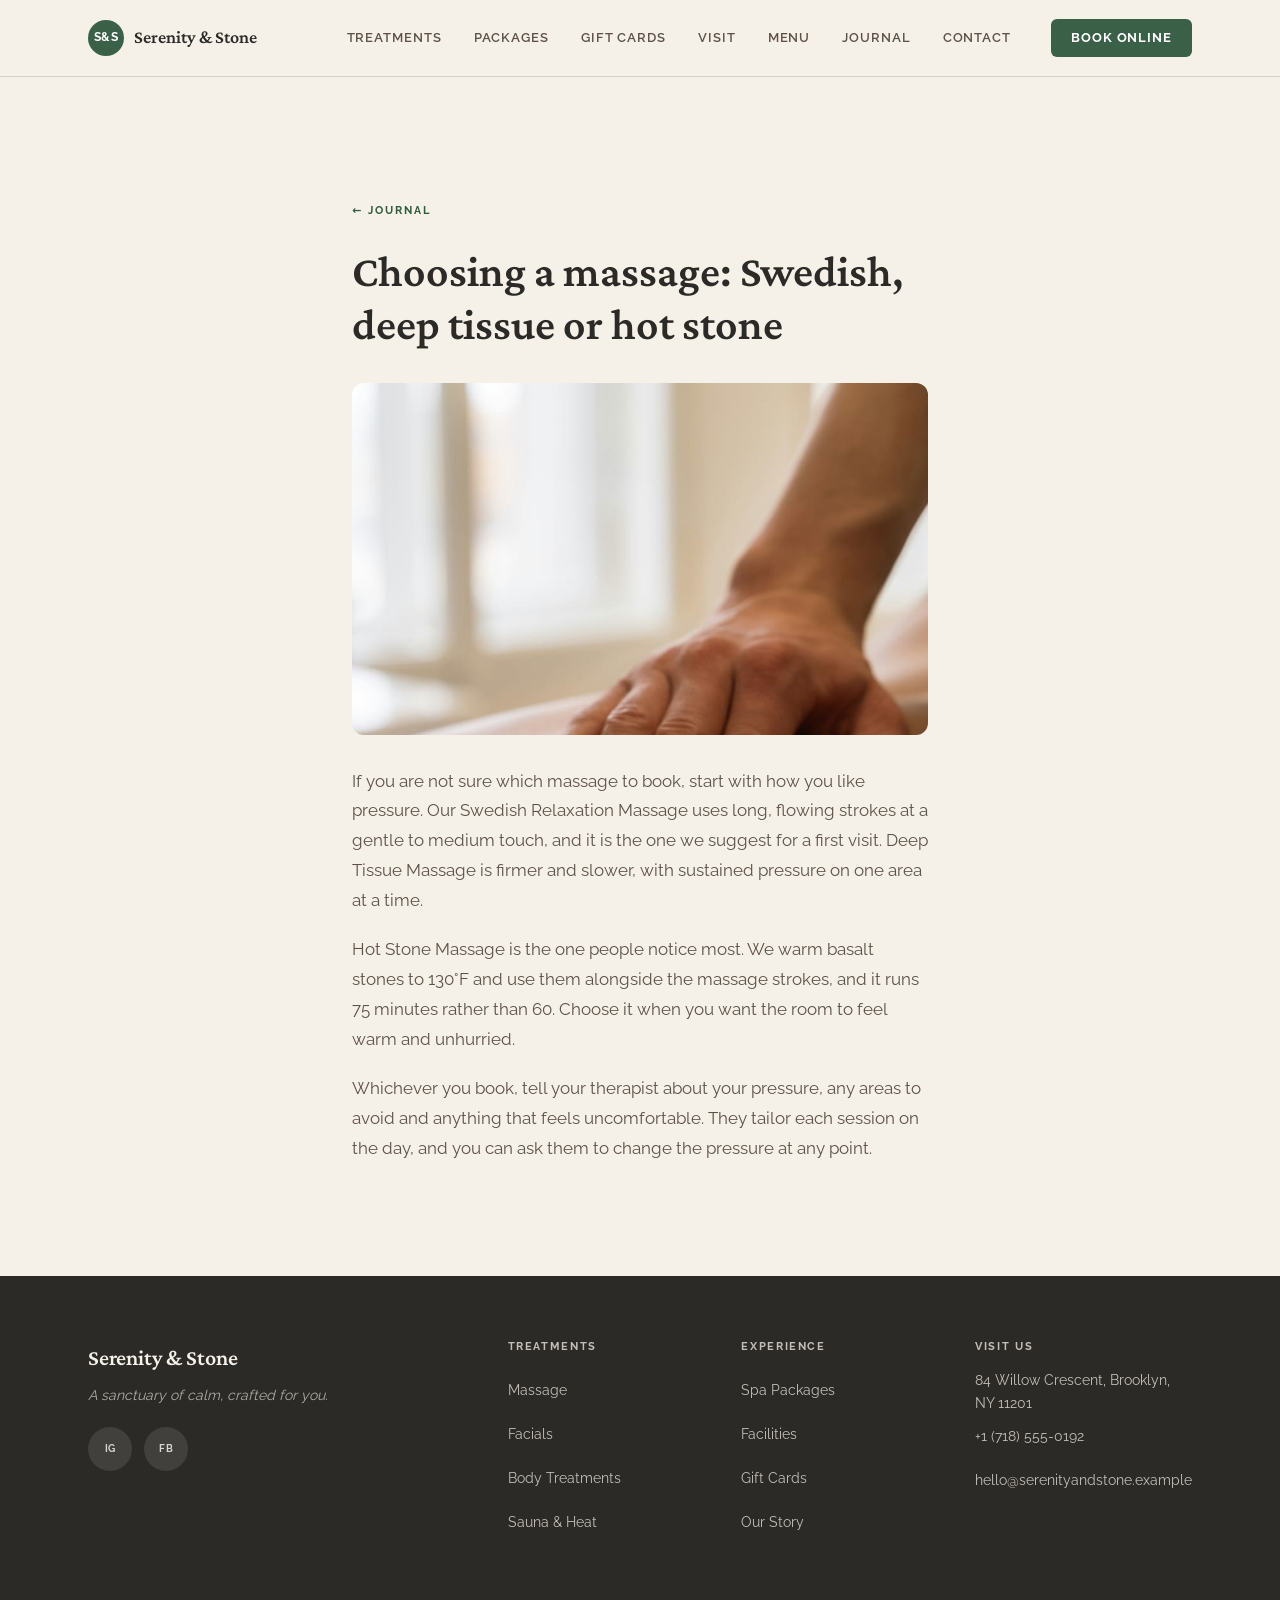
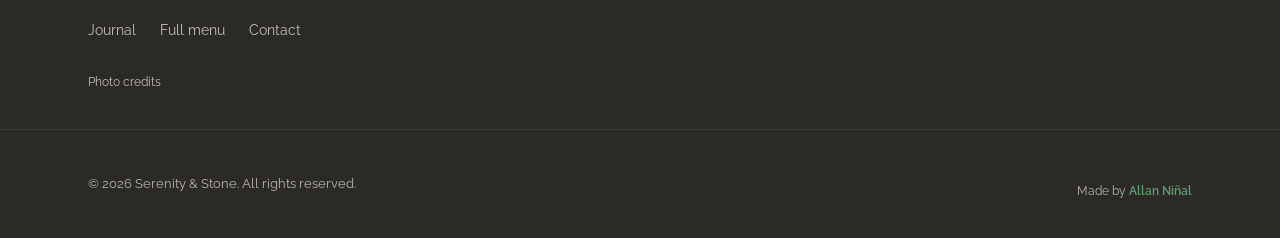
<file: journal/choosing-a-massage/index.html>
<!DOCTYPE html><html lang="en" class="scroll-smooth"> <head><meta charset="utf-8"><meta name="viewport" content="width=device-width, initial-scale=1, viewport-fit=cover"><meta name="theme-color" content="#7A9E87"><title>Choosing a massage: Swedish, deep tissue or hot stone — Serenity &amp; Stone</title><meta name="description" content="Three of our most-booked massages feel quite different. A plain guide to picking the one that suits your hour."><link rel="canonical" href="https://example.com/journal/choosing-a-massage/"><meta name="robots" content="index, follow"><meta name="author" content="Serenity &#38; Stone"><!-- Open Graph --><meta property="og:title" content="Choosing a massage: Swedish, deep tissue or hot stone — Serenity &#38; Stone"><meta property="og:description" content="Three of our most-booked massages feel quite different. A plain guide to picking the one that suits your hour."><meta property="og:url" content="https://example.com/journal/choosing-a-massage/"><meta property="og:type" content="website"><meta property="og:site_name" content="Serenity &#38; Stone — Day Spa, Brooklyn NY"><meta property="og:locale" content="en_US"><meta property="og:image" content="https://example.com/og-image.png"><meta property="og:image:type" content="image/png"><meta property="og:image:width" content="1200"><meta property="og:image:height" content="630"><meta property="og:image:alt" content="Serenity &#38; Stone — Day Spa, Brooklyn NY"><!-- Twitter / X --><meta name="twitter:card" content="summary_large_image"><meta name="twitter:title" content="Choosing a massage: Swedish, deep tissue or hot stone — Serenity &#38; Stone"><meta name="twitter:description" content="Three of our most-booked massages feel quite different. A plain guide to picking the one that suits your hour."><meta name="twitter:image" content="https://example.com/og-image.png"><link rel="icon" href="../../favicon.svg" type="image/svg+xml"><link rel="apple-touch-icon" href="../../favicon.svg"><script type="application/ld+json">{"@context":"https://schema.org","@type":["HealthAndBeautyBusiness","DaySpa"],"name":"Serenity & Stone","description":"A luxury day spa in Brooklyn: massage, facials, body treatments, infrared sauna and bespoke packages. Book your retreat by phone or email.","url":"https://example.com/","telephone":"+1 (718) 555-0192","email":"hello@serenityandstone.example","address":{"@type":"PostalAddress","streetAddress":"84 Willow Crescent","addressLocality":"Brooklyn","addressRegion":"NY","postalCode":"11201","addressCountry":"US"},"openingHoursSpecification":[{"@type":"OpeningHoursSpecification","dayOfWeek":["Tuesday","Wednesday"],"opens":"09:00","closes":"19:00"},{"@type":"OpeningHoursSpecification","dayOfWeek":["Thursday","Friday"],"opens":"09:00","closes":"20:00"},{"@type":"OpeningHoursSpecification","dayOfWeek":"Saturday","opens":"08:00","closes":"19:00"},{"@type":"OpeningHoursSpecification","dayOfWeek":"Sunday","opens":"09:00","closes":"18:00"}],"priceRange":"$$$","image":"https://example.com/og-image.png","sameAs":["https://www.instagram.com/","https://www.facebook.com/"]}</script><script type="application/ld+json">{"@context":"https://schema.org","@type":"Service","provider":{"@type":"DaySpa","name":"Serenity & Stone","url":"https://example.com/"},"serviceType":"Day Spa Services","hasOfferCatalog":{"@type":"OfferCatalog","name":"Spa Treatments & Packages","itemListElement":[{"@type":"OfferCatalog","name":"Massage","itemListElement":[{"@type":"Offer","itemOffered":{"@type":"Service","name":"Hot Stone Massage"},"price":"155","priceCurrency":"USD"},{"@type":"Offer","itemOffered":{"@type":"Service","name":"Couples Massage"},"price":"220","priceCurrency":"USD"}]},{"@type":"OfferCatalog","name":"Facials","itemListElement":[{"@type":"Offer","itemOffered":{"@type":"Service","name":"Signature Glow Facial"},"price":"115","priceCurrency":"USD"}]}]}}</script><script type="application/ld+json">{"@context":"https://schema.org","@type":"BreadcrumbList","itemListElement":[{"@type":"ListItem","position":1,"name":"Home","item":"https://example.com/"},{"@type":"ListItem","position":2,"name":"Journal","item":"https://example.com/journal/"},{"@type":"ListItem","position":3,"name":"Choosing a massage: Swedish, deep tissue or hot stone","item":"https://example.com/journal/choosing-a-massage/"}]}</script><link rel="stylesheet" href="../../assets/index.CJ3og95S.css"></head> <body class="min-h-screen flex flex-col antialiased"> <header class="site-header" role="banner"> <div class="container-x header-inner"> <a href="../../index.html" class="logo" aria-label="Serenity &#38; Stone — home"> <span class="logo-mark" aria-hidden="true">S&S</span> <span class="logo-name">Serenity &amp; Stone</span> </a> <nav aria-label="Main navigation" class="main-nav"> <ul role="list" class="nav-list"> <li> <a href="../../index.html#treatments" class="nav-link">Treatments</a> </li><li> <a href="../../index.html#packages" class="nav-link">Packages</a> </li><li> <a href="../../index.html#gift-cards" class="nav-link">Gift Cards</a> </li><li> <a href="../../index.html#location" class="nav-link">Visit</a> </li><li> <a href="../../menu/index.html" class="nav-link">Menu</a> </li><li> <a href="../index.html" class="nav-link">Journal</a> </li><li> <a href="../../contact/index.html" class="nav-link">Contact</a> </li> </ul> </nav> <a href="https://example.com/book" class="btn-book" target="_blank" rel="noopener noreferrer">Book online<span class="visually-hidden"> (opens in a new tab)</span></a> <!-- Phone: menu (no JavaScript) --> <details class="mobile-menu"> <summary aria-label="Menu">Menu</summary> <nav aria-label="Mobile navigation"> <a href="../../index.html#treatments">Treatments</a><a href="../../index.html#packages">Packages</a><a href="../../index.html#gift-cards">Gift Cards</a><a href="../../index.html#location">Visit</a><a href="../../menu/index.html">Menu</a><a href="../index.html">Journal</a><a href="../../contact/index.html">Contact</a> <a href="https://example.com/book" class="mobile-menu__cta" target="_blank" rel="noopener noreferrer">Book online<span class="visually-hidden"> (opens in a new tab)</span></a> </nav> </details> </div> </header> <main id="main-content" class="flex-1" tabindex="-1">  <article class="section-pad" aria-labelledby="post-heading"> <div class="container-x page-narrow"> <p class="eyebrow" style="margin-bottom:0.75rem;"><a href="../index.html" class="journal-back">&larr; Journal</a></p> <h1 id="post-heading" class="section-title" style="text-align:left;">Choosing a massage: Swedish, deep tissue or hot stone</h1> <img src="../../images/massage.jpg" alt="A hand resting on a massage table in a bright treatment room" width="900" height="700" decoding="async" class="journal-hero"> <div class="post-body"> <p>If you are not sure which massage to book, start with how you like pressure. Our Swedish Relaxation Massage uses long, flowing strokes at a gentle to medium touch, and it is the one we suggest for a first visit. Deep Tissue Massage is firmer and slower, with sustained pressure on one area at a time.</p><p>Hot Stone Massage is the one people notice most. We warm basalt stones to 130°F and use them alongside the massage strokes, and it runs 75 minutes rather than 60. Choose it when you want the room to feel warm and unhurried.</p><p>Whichever you book, tell your therapist about your pressure, any areas to avoid and anything that feels uncomfortable. They tailor each session on the day, and you can ask them to change the pressure at any point.</p> </div> </div> </article>  </main> <footer class="site-footer" role="contentinfo" data-astro-cid-gcn2mc3v> <div class="container-x footer-inner" data-astro-cid-gcn2mc3v> <div class="footer-brand" data-astro-cid-gcn2mc3v> <a href="../../index.html" class="footer-logo" aria-label="Serenity &#38; Stone — home" data-astro-cid-gcn2mc3v> Serenity &amp; Stone </a> <p class="footer-tagline" data-astro-cid-gcn2mc3v>A sanctuary of calm, crafted for you.</p> <div class="footer-social" data-astro-cid-gcn2mc3v> <a href="https://www.instagram.com/" target="_blank" rel="noopener noreferrer" class="social-link" data-astro-cid-gcn2mc3v> <span aria-hidden="true" data-astro-cid-gcn2mc3v>IG</span> <span class="visually-hidden" data-astro-cid-gcn2mc3v>Instagram</span> </a> <a href="https://www.facebook.com/" target="_blank" rel="noopener noreferrer" class="social-link" data-astro-cid-gcn2mc3v> <span aria-hidden="true" data-astro-cid-gcn2mc3v>FB</span> <span class="visually-hidden" data-astro-cid-gcn2mc3v>Facebook</span> </a> </div> </div> <div class="footer-col" data-astro-cid-gcn2mc3v> <h2 class="footer-col-title" data-astro-cid-gcn2mc3v>Treatments</h2> <ul role="list" class="footer-links" data-astro-cid-gcn2mc3v> <li data-astro-cid-gcn2mc3v><a href="../../index.html#treatments" class="footer-link" data-astro-cid-gcn2mc3v>Massage</a></li> <li data-astro-cid-gcn2mc3v><a href="../../index.html#treatments" class="footer-link" data-astro-cid-gcn2mc3v>Facials</a></li> <li data-astro-cid-gcn2mc3v><a href="../../index.html#treatments" class="footer-link" data-astro-cid-gcn2mc3v>Body Treatments</a></li> <li data-astro-cid-gcn2mc3v><a href="../../index.html#treatments" class="footer-link" data-astro-cid-gcn2mc3v>Sauna &amp; Heat</a></li> </ul> </div> <div class="footer-col" data-astro-cid-gcn2mc3v> <h2 class="footer-col-title" data-astro-cid-gcn2mc3v>Experience</h2> <ul role="list" class="footer-links" data-astro-cid-gcn2mc3v> <li data-astro-cid-gcn2mc3v><a href="../../index.html#packages" class="footer-link" data-astro-cid-gcn2mc3v>Spa Packages</a></li> <li data-astro-cid-gcn2mc3v><a href="../../index.html#facilities" class="footer-link" data-astro-cid-gcn2mc3v>Facilities</a></li> <li data-astro-cid-gcn2mc3v><a href="../../index.html#gift-cards" class="footer-link" data-astro-cid-gcn2mc3v>Gift Cards</a></li> <li data-astro-cid-gcn2mc3v><a href="../../index.html#about" class="footer-link" data-astro-cid-gcn2mc3v>Our Story</a></li> </ul> </div> <div class="footer-col" data-astro-cid-gcn2mc3v> <h2 class="footer-col-title" data-astro-cid-gcn2mc3v>Visit Us</h2> <address class="footer-address not-italic" data-astro-cid-gcn2mc3v> <p data-astro-cid-gcn2mc3v>84 Willow Crescent, Brooklyn, NY 11201</p> <p class="mt-1" data-astro-cid-gcn2mc3v> <a href="tel:+17185550192" class="footer-link" data-astro-cid-gcn2mc3v>+1 (718) 555-0192</a> </p> <p class="mt-1" data-astro-cid-gcn2mc3v> <a href="mailto:hello@serenityandstone.example" class="footer-link" data-astro-cid-gcn2mc3v>hello@serenityandstone.example</a> </p> </address> </div> </div> <div class="container-x" data-astro-cid-gcn2mc3v> <nav aria-label="Pages" class="footer-pages" data-astro-cid-gcn2mc3v> <a href="../index.html" class="footer-link" data-astro-cid-gcn2mc3v>Journal</a> <a href="../../menu/index.html" class="footer-link" data-astro-cid-gcn2mc3v>Full menu</a> <a href="../../contact/index.html" class="footer-link" data-astro-cid-gcn2mc3v>Contact</a> </nav> <!-- Photo credits. Required while you use the demo photos (Unsplash asks for
         the photographer and a link). Delete this whole <details> block once you
         have replaced the photos with your own. --> <details class="photo-credits" data-photo-credits data-astro-cid-gcn2mc3v> <summary data-astro-cid-gcn2mc3v>Photo credits</summary> <p data-astro-cid-gcn2mc3v>
Demo photographs from <a href="https://unsplash.com/?utm_source=allanninal_dev&utm_medium=referral" data-astro-cid-gcn2mc3v>Unsplash</a>. Replace them, and these credits, with your own before launch.
</p> <ul data-astro-cid-gcn2mc3v> <li data-astro-cid-gcn2mc3v>Spa hero: Photo by <a href="https://unsplash.com/@bethbapchurch?utm_source=allanninal_dev&utm_medium=referral" data-astro-cid-gcn2mc3v>BBC Creative</a> on <a href="https://unsplash.com/photos/h50G_jXgexY?utm_source=allanninal_dev&utm_medium=referral" data-astro-cid-gcn2mc3v>Unsplash</a></li><li data-astro-cid-gcn2mc3v>Massage: Photo by <a href="https://unsplash.com/@jakubklucky?utm_source=allanninal_dev&utm_medium=referral" data-astro-cid-gcn2mc3v>Jakub Klucký</a> on <a href="https://unsplash.com/photos/7yeqemd-p90?utm_source=allanninal_dev&utm_medium=referral" data-astro-cid-gcn2mc3v>Unsplash</a></li><li data-astro-cid-gcn2mc3v>Facials: Photo by <a href="https://unsplash.com/@just_me_again?utm_source=allanninal_dev&utm_medium=referral" data-astro-cid-gcn2mc3v>Adrian Motroc</a> on <a href="https://unsplash.com/photos/87InWldRhgs?utm_source=allanninal_dev&utm_medium=referral" data-astro-cid-gcn2mc3v>Unsplash</a></li><li data-astro-cid-gcn2mc3v>Sauna: Photo by <a href="https://unsplash.com/@huumsauna?utm_source=allanninal_dev&utm_medium=referral" data-astro-cid-gcn2mc3v>HUUM</a> on <a href="https://unsplash.com/photos/hgOUf_hY4ok?utm_source=allanninal_dev&utm_medium=referral" data-astro-cid-gcn2mc3v>Unsplash</a></li> </ul> </details> </div> <div class="footer-bottom" data-astro-cid-gcn2mc3v> <div class="container-x footer-bottom-inner" data-astro-cid-gcn2mc3v> <p data-astro-cid-gcn2mc3v>&copy; 2026 Serenity &amp; Stone. All rights reserved.</p>  <p class="maker-credit" data-maker-credit="1" data-astro-cid-gcn2mc3v>Made by <a style="display:inline-flex;align-items:center;min-height:44px;" href="https://www.linkedin.com/in/allanninal/" data-maker-credit="1" target="_blank" rel="noopener noreferrer" data-astro-cid-gcn2mc3v>Allan Ni&ntilde;al</a></p> </div> </div> </footer>   </body></html>
</file>
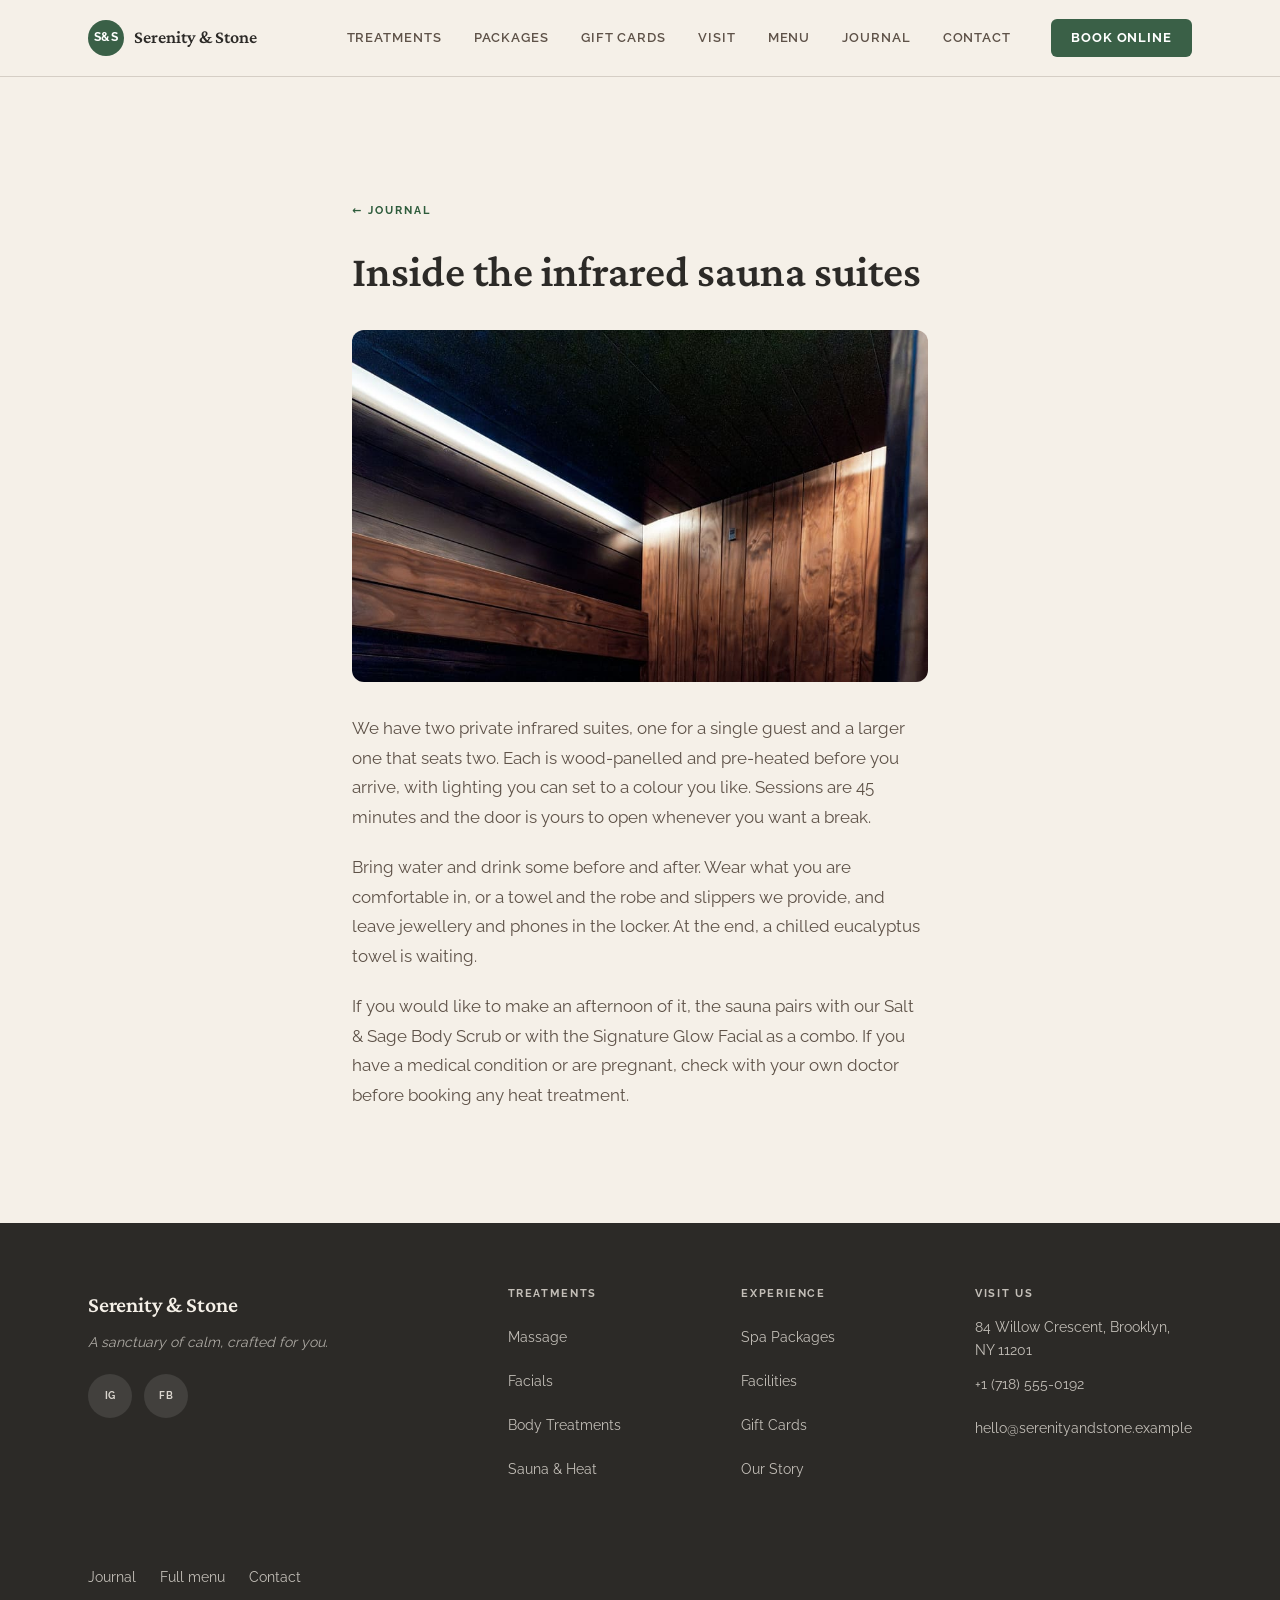
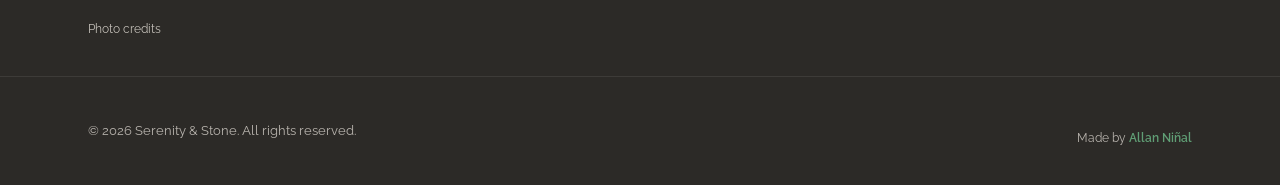
<file: journal/inside-the-infrared-sauna-suites/index.html>
<!DOCTYPE html><html lang="en" class="scroll-smooth"> <head><meta charset="utf-8"><meta name="viewport" content="width=device-width, initial-scale=1, viewport-fit=cover"><meta name="theme-color" content="#7A9E87"><title>Inside the infrared sauna suites — Serenity &amp; Stone</title><meta name="description" content="Two private suites, 45 minutes, lights you can change and a chilled towel at the end. A tour for first-timers."><link rel="canonical" href="https://example.com/journal/inside-the-infrared-sauna-suites/"><meta name="robots" content="index, follow"><meta name="author" content="Serenity &#38; Stone"><!-- Open Graph --><meta property="og:title" content="Inside the infrared sauna suites — Serenity &#38; Stone"><meta property="og:description" content="Two private suites, 45 minutes, lights you can change and a chilled towel at the end. A tour for first-timers."><meta property="og:url" content="https://example.com/journal/inside-the-infrared-sauna-suites/"><meta property="og:type" content="website"><meta property="og:site_name" content="Serenity &#38; Stone — Day Spa, Brooklyn NY"><meta property="og:locale" content="en_US"><meta property="og:image" content="https://example.com/og-image.png"><meta property="og:image:type" content="image/png"><meta property="og:image:width" content="1200"><meta property="og:image:height" content="630"><meta property="og:image:alt" content="Serenity &#38; Stone — Day Spa, Brooklyn NY"><!-- Twitter / X --><meta name="twitter:card" content="summary_large_image"><meta name="twitter:title" content="Inside the infrared sauna suites — Serenity &#38; Stone"><meta name="twitter:description" content="Two private suites, 45 minutes, lights you can change and a chilled towel at the end. A tour for first-timers."><meta name="twitter:image" content="https://example.com/og-image.png"><link rel="icon" href="../../favicon.svg" type="image/svg+xml"><link rel="apple-touch-icon" href="../../favicon.svg"><script type="application/ld+json">{"@context":"https://schema.org","@type":["HealthAndBeautyBusiness","DaySpa"],"name":"Serenity & Stone","description":"A luxury day spa in Brooklyn: massage, facials, body treatments, infrared sauna and bespoke packages. Book your retreat by phone or email.","url":"https://example.com/","telephone":"+1 (718) 555-0192","email":"hello@serenityandstone.example","address":{"@type":"PostalAddress","streetAddress":"84 Willow Crescent","addressLocality":"Brooklyn","addressRegion":"NY","postalCode":"11201","addressCountry":"US"},"openingHoursSpecification":[{"@type":"OpeningHoursSpecification","dayOfWeek":["Tuesday","Wednesday"],"opens":"09:00","closes":"19:00"},{"@type":"OpeningHoursSpecification","dayOfWeek":["Thursday","Friday"],"opens":"09:00","closes":"20:00"},{"@type":"OpeningHoursSpecification","dayOfWeek":"Saturday","opens":"08:00","closes":"19:00"},{"@type":"OpeningHoursSpecification","dayOfWeek":"Sunday","opens":"09:00","closes":"18:00"}],"priceRange":"$$$","image":"https://example.com/og-image.png","sameAs":["https://www.instagram.com/","https://www.facebook.com/"]}</script><script type="application/ld+json">{"@context":"https://schema.org","@type":"Service","provider":{"@type":"DaySpa","name":"Serenity & Stone","url":"https://example.com/"},"serviceType":"Day Spa Services","hasOfferCatalog":{"@type":"OfferCatalog","name":"Spa Treatments & Packages","itemListElement":[{"@type":"OfferCatalog","name":"Massage","itemListElement":[{"@type":"Offer","itemOffered":{"@type":"Service","name":"Hot Stone Massage"},"price":"155","priceCurrency":"USD"},{"@type":"Offer","itemOffered":{"@type":"Service","name":"Couples Massage"},"price":"220","priceCurrency":"USD"}]},{"@type":"OfferCatalog","name":"Facials","itemListElement":[{"@type":"Offer","itemOffered":{"@type":"Service","name":"Signature Glow Facial"},"price":"115","priceCurrency":"USD"}]}]}}</script><script type="application/ld+json">{"@context":"https://schema.org","@type":"BreadcrumbList","itemListElement":[{"@type":"ListItem","position":1,"name":"Home","item":"https://example.com/"},{"@type":"ListItem","position":2,"name":"Journal","item":"https://example.com/journal/"},{"@type":"ListItem","position":3,"name":"Inside the infrared sauna suites","item":"https://example.com/journal/inside-the-infrared-sauna-suites/"}]}</script><link rel="stylesheet" href="../../assets/index.CJ3og95S.css"></head> <body class="min-h-screen flex flex-col antialiased"> <header class="site-header" role="banner"> <div class="container-x header-inner"> <a href="../../index.html" class="logo" aria-label="Serenity &#38; Stone — home"> <span class="logo-mark" aria-hidden="true">S&S</span> <span class="logo-name">Serenity &amp; Stone</span> </a> <nav aria-label="Main navigation" class="main-nav"> <ul role="list" class="nav-list"> <li> <a href="../../index.html#treatments" class="nav-link">Treatments</a> </li><li> <a href="../../index.html#packages" class="nav-link">Packages</a> </li><li> <a href="../../index.html#gift-cards" class="nav-link">Gift Cards</a> </li><li> <a href="../../index.html#location" class="nav-link">Visit</a> </li><li> <a href="../../menu/index.html" class="nav-link">Menu</a> </li><li> <a href="../index.html" class="nav-link">Journal</a> </li><li> <a href="../../contact/index.html" class="nav-link">Contact</a> </li> </ul> </nav> <a href="https://example.com/book" class="btn-book" target="_blank" rel="noopener noreferrer">Book online<span class="visually-hidden"> (opens in a new tab)</span></a> <!-- Phone: menu (no JavaScript) --> <details class="mobile-menu"> <summary aria-label="Menu">Menu</summary> <nav aria-label="Mobile navigation"> <a href="../../index.html#treatments">Treatments</a><a href="../../index.html#packages">Packages</a><a href="../../index.html#gift-cards">Gift Cards</a><a href="../../index.html#location">Visit</a><a href="../../menu/index.html">Menu</a><a href="../index.html">Journal</a><a href="../../contact/index.html">Contact</a> <a href="https://example.com/book" class="mobile-menu__cta" target="_blank" rel="noopener noreferrer">Book online<span class="visually-hidden"> (opens in a new tab)</span></a> </nav> </details> </div> </header> <main id="main-content" class="flex-1" tabindex="-1">  <article class="section-pad" aria-labelledby="post-heading"> <div class="container-x page-narrow"> <p class="eyebrow" style="margin-bottom:0.75rem;"><a href="../index.html" class="journal-back">&larr; Journal</a></p> <h1 id="post-heading" class="section-title" style="text-align:left;">Inside the infrared sauna suites</h1> <img src="../../images/sauna.jpg" alt="The wood-panelled infrared sauna suite" width="900" height="700" decoding="async" class="journal-hero"> <div class="post-body"> <p>We have two private infrared suites, one for a single guest and a larger one that seats two. Each is wood-panelled and pre-heated before you arrive, with lighting you can set to a colour you like. Sessions are 45 minutes and the door is yours to open whenever you want a break.</p><p>Bring water and drink some before and after. Wear what you are comfortable in, or a towel and the robe and slippers we provide, and leave jewellery and phones in the locker. At the end, a chilled eucalyptus towel is waiting.</p><p>If you would like to make an afternoon of it, the sauna pairs with our Salt &amp; Sage Body Scrub or with the Signature Glow Facial as a combo. If you have a medical condition or are pregnant, check with your own doctor before booking any heat treatment.</p> </div> </div> </article>  </main> <footer class="site-footer" role="contentinfo" data-astro-cid-gcn2mc3v> <div class="container-x footer-inner" data-astro-cid-gcn2mc3v> <div class="footer-brand" data-astro-cid-gcn2mc3v> <a href="../../index.html" class="footer-logo" aria-label="Serenity &#38; Stone — home" data-astro-cid-gcn2mc3v> Serenity &amp; Stone </a> <p class="footer-tagline" data-astro-cid-gcn2mc3v>A sanctuary of calm, crafted for you.</p> <div class="footer-social" data-astro-cid-gcn2mc3v> <a href="https://www.instagram.com/" target="_blank" rel="noopener noreferrer" class="social-link" data-astro-cid-gcn2mc3v> <span aria-hidden="true" data-astro-cid-gcn2mc3v>IG</span> <span class="visually-hidden" data-astro-cid-gcn2mc3v>Instagram</span> </a> <a href="https://www.facebook.com/" target="_blank" rel="noopener noreferrer" class="social-link" data-astro-cid-gcn2mc3v> <span aria-hidden="true" data-astro-cid-gcn2mc3v>FB</span> <span class="visually-hidden" data-astro-cid-gcn2mc3v>Facebook</span> </a> </div> </div> <div class="footer-col" data-astro-cid-gcn2mc3v> <h2 class="footer-col-title" data-astro-cid-gcn2mc3v>Treatments</h2> <ul role="list" class="footer-links" data-astro-cid-gcn2mc3v> <li data-astro-cid-gcn2mc3v><a href="../../index.html#treatments" class="footer-link" data-astro-cid-gcn2mc3v>Massage</a></li> <li data-astro-cid-gcn2mc3v><a href="../../index.html#treatments" class="footer-link" data-astro-cid-gcn2mc3v>Facials</a></li> <li data-astro-cid-gcn2mc3v><a href="../../index.html#treatments" class="footer-link" data-astro-cid-gcn2mc3v>Body Treatments</a></li> <li data-astro-cid-gcn2mc3v><a href="../../index.html#treatments" class="footer-link" data-astro-cid-gcn2mc3v>Sauna &amp; Heat</a></li> </ul> </div> <div class="footer-col" data-astro-cid-gcn2mc3v> <h2 class="footer-col-title" data-astro-cid-gcn2mc3v>Experience</h2> <ul role="list" class="footer-links" data-astro-cid-gcn2mc3v> <li data-astro-cid-gcn2mc3v><a href="../../index.html#packages" class="footer-link" data-astro-cid-gcn2mc3v>Spa Packages</a></li> <li data-astro-cid-gcn2mc3v><a href="../../index.html#facilities" class="footer-link" data-astro-cid-gcn2mc3v>Facilities</a></li> <li data-astro-cid-gcn2mc3v><a href="../../index.html#gift-cards" class="footer-link" data-astro-cid-gcn2mc3v>Gift Cards</a></li> <li data-astro-cid-gcn2mc3v><a href="../../index.html#about" class="footer-link" data-astro-cid-gcn2mc3v>Our Story</a></li> </ul> </div> <div class="footer-col" data-astro-cid-gcn2mc3v> <h2 class="footer-col-title" data-astro-cid-gcn2mc3v>Visit Us</h2> <address class="footer-address not-italic" data-astro-cid-gcn2mc3v> <p data-astro-cid-gcn2mc3v>84 Willow Crescent, Brooklyn, NY 11201</p> <p class="mt-1" data-astro-cid-gcn2mc3v> <a href="tel:+17185550192" class="footer-link" data-astro-cid-gcn2mc3v>+1 (718) 555-0192</a> </p> <p class="mt-1" data-astro-cid-gcn2mc3v> <a href="mailto:hello@serenityandstone.example" class="footer-link" data-astro-cid-gcn2mc3v>hello@serenityandstone.example</a> </p> </address> </div> </div> <div class="container-x" data-astro-cid-gcn2mc3v> <nav aria-label="Pages" class="footer-pages" data-astro-cid-gcn2mc3v> <a href="../index.html" class="footer-link" data-astro-cid-gcn2mc3v>Journal</a> <a href="../../menu/index.html" class="footer-link" data-astro-cid-gcn2mc3v>Full menu</a> <a href="../../contact/index.html" class="footer-link" data-astro-cid-gcn2mc3v>Contact</a> </nav> <!-- Photo credits. Required while you use the demo photos (Unsplash asks for
         the photographer and a link). Delete this whole <details> block once you
         have replaced the photos with your own. --> <details class="photo-credits" data-photo-credits data-astro-cid-gcn2mc3v> <summary data-astro-cid-gcn2mc3v>Photo credits</summary> <p data-astro-cid-gcn2mc3v>
Demo photographs from <a href="https://unsplash.com/?utm_source=allanninal_dev&utm_medium=referral" data-astro-cid-gcn2mc3v>Unsplash</a>. Replace them, and these credits, with your own before launch.
</p> <ul data-astro-cid-gcn2mc3v> <li data-astro-cid-gcn2mc3v>Spa hero: Photo by <a href="https://unsplash.com/@bethbapchurch?utm_source=allanninal_dev&utm_medium=referral" data-astro-cid-gcn2mc3v>BBC Creative</a> on <a href="https://unsplash.com/photos/h50G_jXgexY?utm_source=allanninal_dev&utm_medium=referral" data-astro-cid-gcn2mc3v>Unsplash</a></li><li data-astro-cid-gcn2mc3v>Massage: Photo by <a href="https://unsplash.com/@jakubklucky?utm_source=allanninal_dev&utm_medium=referral" data-astro-cid-gcn2mc3v>Jakub Klucký</a> on <a href="https://unsplash.com/photos/7yeqemd-p90?utm_source=allanninal_dev&utm_medium=referral" data-astro-cid-gcn2mc3v>Unsplash</a></li><li data-astro-cid-gcn2mc3v>Facials: Photo by <a href="https://unsplash.com/@just_me_again?utm_source=allanninal_dev&utm_medium=referral" data-astro-cid-gcn2mc3v>Adrian Motroc</a> on <a href="https://unsplash.com/photos/87InWldRhgs?utm_source=allanninal_dev&utm_medium=referral" data-astro-cid-gcn2mc3v>Unsplash</a></li><li data-astro-cid-gcn2mc3v>Sauna: Photo by <a href="https://unsplash.com/@huumsauna?utm_source=allanninal_dev&utm_medium=referral" data-astro-cid-gcn2mc3v>HUUM</a> on <a href="https://unsplash.com/photos/hgOUf_hY4ok?utm_source=allanninal_dev&utm_medium=referral" data-astro-cid-gcn2mc3v>Unsplash</a></li> </ul> </details> </div> <div class="footer-bottom" data-astro-cid-gcn2mc3v> <div class="container-x footer-bottom-inner" data-astro-cid-gcn2mc3v> <p data-astro-cid-gcn2mc3v>&copy; 2026 Serenity &amp; Stone. All rights reserved.</p>  <p class="maker-credit" data-maker-credit="1" data-astro-cid-gcn2mc3v>Made by <a style="display:inline-flex;align-items:center;min-height:44px;" href="https://www.linkedin.com/in/allanninal/" data-maker-credit="1" target="_blank" rel="noopener noreferrer" data-astro-cid-gcn2mc3v>Allan Ni&ntilde;al</a></p> </div> </div> </footer>   </body></html>
</file>
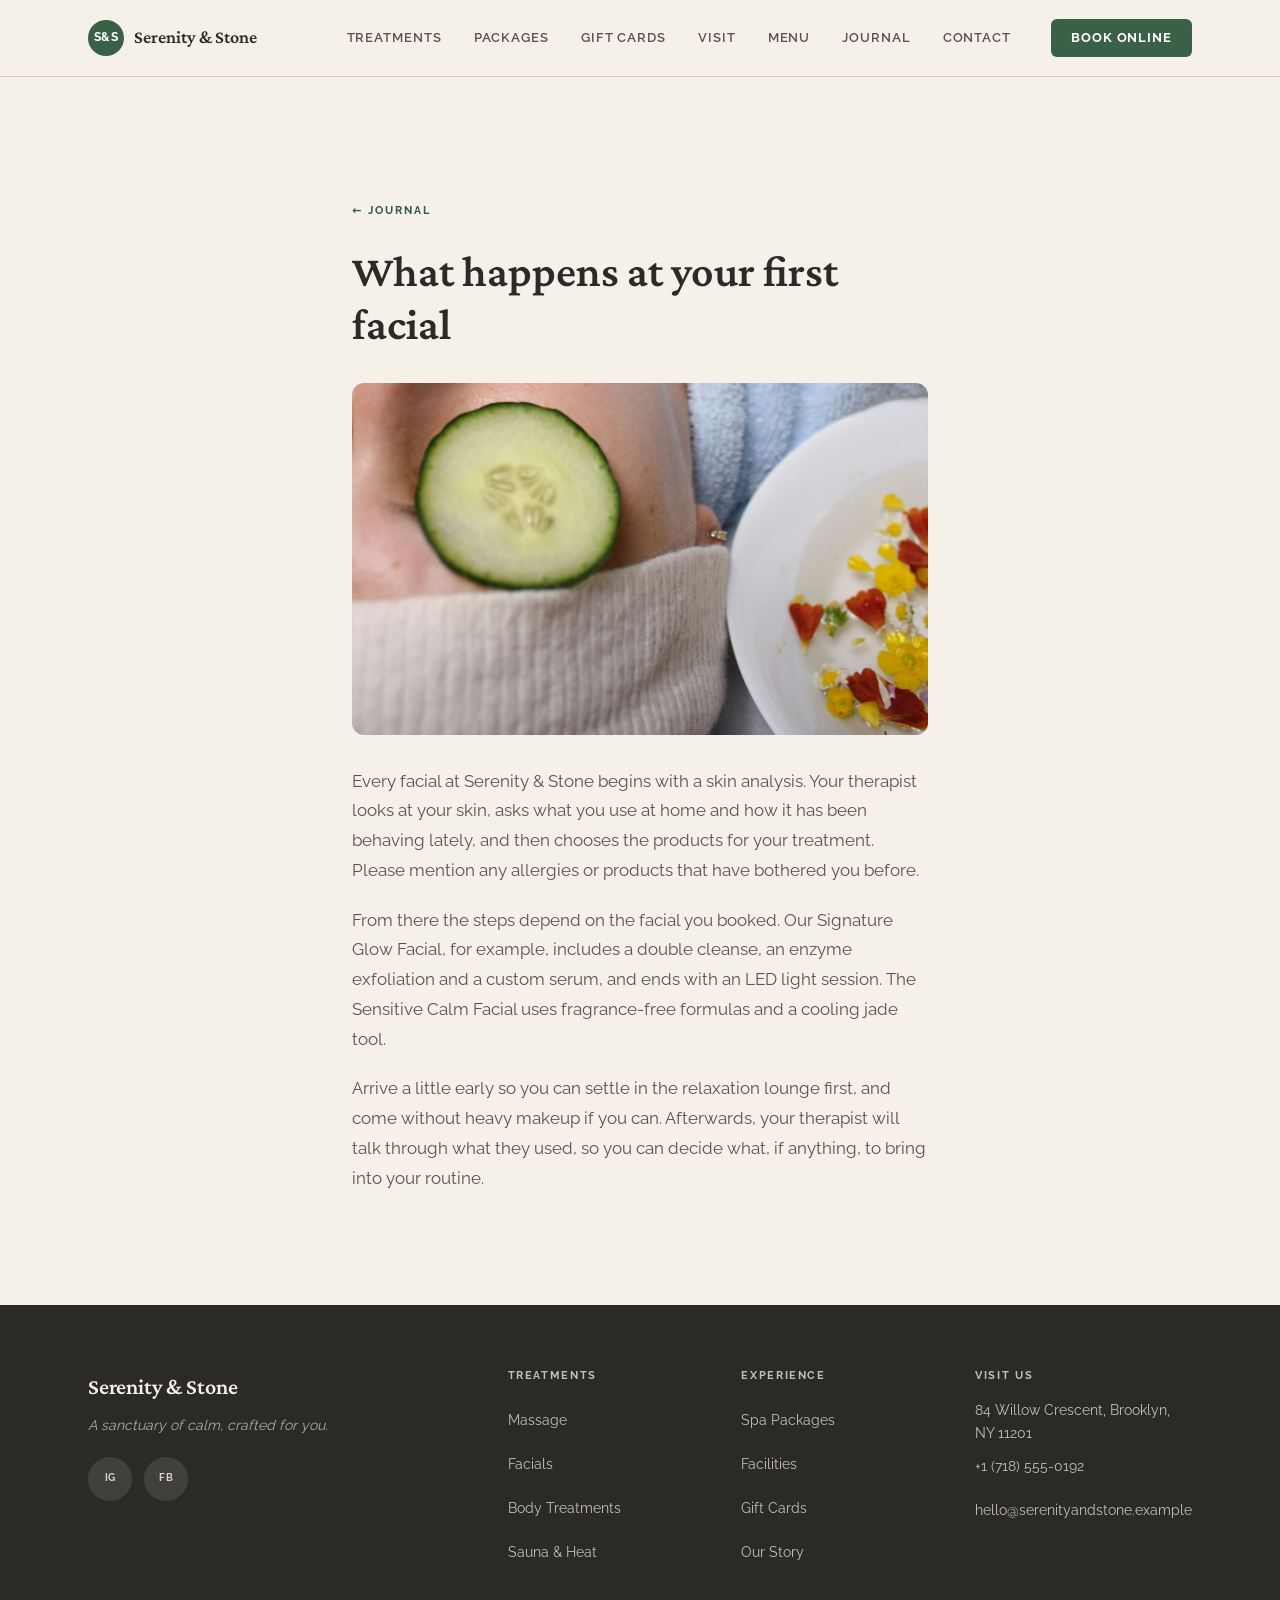
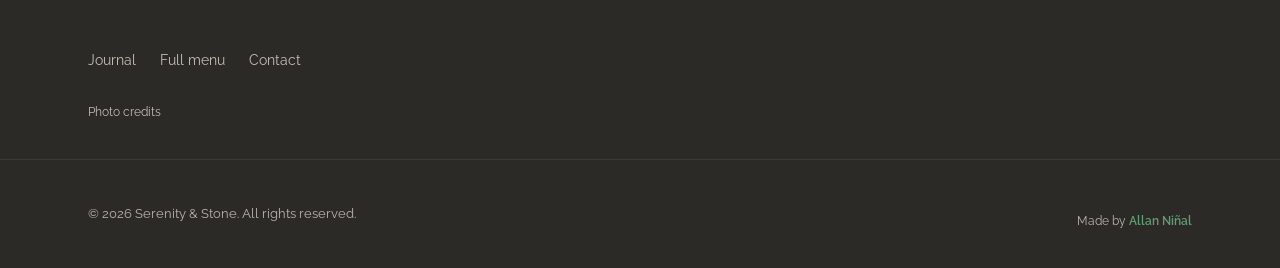
<file: journal/what-happens-at-your-first-facial/index.html>
<!DOCTYPE html><html lang="en" class="scroll-smooth"> <head><meta charset="utf-8"><meta name="viewport" content="width=device-width, initial-scale=1, viewport-fit=cover"><meta name="theme-color" content="#7A9E87"><title>What happens at your first facial — Serenity &amp; Stone</title><meta name="description" content="Every facial starts with a short conversation about your skin. Here is what to expect from the first minute to the last."><link rel="canonical" href="https://example.com/journal/what-happens-at-your-first-facial/"><meta name="robots" content="index, follow"><meta name="author" content="Serenity &#38; Stone"><!-- Open Graph --><meta property="og:title" content="What happens at your first facial — Serenity &#38; Stone"><meta property="og:description" content="Every facial starts with a short conversation about your skin. Here is what to expect from the first minute to the last."><meta property="og:url" content="https://example.com/journal/what-happens-at-your-first-facial/"><meta property="og:type" content="website"><meta property="og:site_name" content="Serenity &#38; Stone — Day Spa, Brooklyn NY"><meta property="og:locale" content="en_US"><meta property="og:image" content="https://example.com/og-image.png"><meta property="og:image:type" content="image/png"><meta property="og:image:width" content="1200"><meta property="og:image:height" content="630"><meta property="og:image:alt" content="Serenity &#38; Stone — Day Spa, Brooklyn NY"><!-- Twitter / X --><meta name="twitter:card" content="summary_large_image"><meta name="twitter:title" content="What happens at your first facial — Serenity &#38; Stone"><meta name="twitter:description" content="Every facial starts with a short conversation about your skin. Here is what to expect from the first minute to the last."><meta name="twitter:image" content="https://example.com/og-image.png"><link rel="icon" href="../../favicon.svg" type="image/svg+xml"><link rel="apple-touch-icon" href="../../favicon.svg"><script type="application/ld+json">{"@context":"https://schema.org","@type":["HealthAndBeautyBusiness","DaySpa"],"name":"Serenity & Stone","description":"A luxury day spa in Brooklyn: massage, facials, body treatments, infrared sauna and bespoke packages. Book your retreat by phone or email.","url":"https://example.com/","telephone":"+1 (718) 555-0192","email":"hello@serenityandstone.example","address":{"@type":"PostalAddress","streetAddress":"84 Willow Crescent","addressLocality":"Brooklyn","addressRegion":"NY","postalCode":"11201","addressCountry":"US"},"openingHoursSpecification":[{"@type":"OpeningHoursSpecification","dayOfWeek":["Tuesday","Wednesday"],"opens":"09:00","closes":"19:00"},{"@type":"OpeningHoursSpecification","dayOfWeek":["Thursday","Friday"],"opens":"09:00","closes":"20:00"},{"@type":"OpeningHoursSpecification","dayOfWeek":"Saturday","opens":"08:00","closes":"19:00"},{"@type":"OpeningHoursSpecification","dayOfWeek":"Sunday","opens":"09:00","closes":"18:00"}],"priceRange":"$$$","image":"https://example.com/og-image.png","sameAs":["https://www.instagram.com/","https://www.facebook.com/"]}</script><script type="application/ld+json">{"@context":"https://schema.org","@type":"Service","provider":{"@type":"DaySpa","name":"Serenity & Stone","url":"https://example.com/"},"serviceType":"Day Spa Services","hasOfferCatalog":{"@type":"OfferCatalog","name":"Spa Treatments & Packages","itemListElement":[{"@type":"OfferCatalog","name":"Massage","itemListElement":[{"@type":"Offer","itemOffered":{"@type":"Service","name":"Hot Stone Massage"},"price":"155","priceCurrency":"USD"},{"@type":"Offer","itemOffered":{"@type":"Service","name":"Couples Massage"},"price":"220","priceCurrency":"USD"}]},{"@type":"OfferCatalog","name":"Facials","itemListElement":[{"@type":"Offer","itemOffered":{"@type":"Service","name":"Signature Glow Facial"},"price":"115","priceCurrency":"USD"}]}]}}</script><script type="application/ld+json">{"@context":"https://schema.org","@type":"BreadcrumbList","itemListElement":[{"@type":"ListItem","position":1,"name":"Home","item":"https://example.com/"},{"@type":"ListItem","position":2,"name":"Journal","item":"https://example.com/journal/"},{"@type":"ListItem","position":3,"name":"What happens at your first facial","item":"https://example.com/journal/what-happens-at-your-first-facial/"}]}</script><link rel="stylesheet" href="../../assets/index.CJ3og95S.css"></head> <body class="min-h-screen flex flex-col antialiased"> <header class="site-header" role="banner"> <div class="container-x header-inner"> <a href="../../index.html" class="logo" aria-label="Serenity &#38; Stone — home"> <span class="logo-mark" aria-hidden="true">S&S</span> <span class="logo-name">Serenity &amp; Stone</span> </a> <nav aria-label="Main navigation" class="main-nav"> <ul role="list" class="nav-list"> <li> <a href="../../index.html#treatments" class="nav-link">Treatments</a> </li><li> <a href="../../index.html#packages" class="nav-link">Packages</a> </li><li> <a href="../../index.html#gift-cards" class="nav-link">Gift Cards</a> </li><li> <a href="../../index.html#location" class="nav-link">Visit</a> </li><li> <a href="../../menu/index.html" class="nav-link">Menu</a> </li><li> <a href="../index.html" class="nav-link">Journal</a> </li><li> <a href="../../contact/index.html" class="nav-link">Contact</a> </li> </ul> </nav> <a href="https://example.com/book" class="btn-book" target="_blank" rel="noopener noreferrer">Book online<span class="visually-hidden"> (opens in a new tab)</span></a> <!-- Phone: menu (no JavaScript) --> <details class="mobile-menu"> <summary aria-label="Menu">Menu</summary> <nav aria-label="Mobile navigation"> <a href="../../index.html#treatments">Treatments</a><a href="../../index.html#packages">Packages</a><a href="../../index.html#gift-cards">Gift Cards</a><a href="../../index.html#location">Visit</a><a href="../../menu/index.html">Menu</a><a href="../index.html">Journal</a><a href="../../contact/index.html">Contact</a> <a href="https://example.com/book" class="mobile-menu__cta" target="_blank" rel="noopener noreferrer">Book online<span class="visually-hidden"> (opens in a new tab)</span></a> </nav> </details> </div> </header> <main id="main-content" class="flex-1" tabindex="-1">  <article class="section-pad" aria-labelledby="post-heading"> <div class="container-x page-narrow"> <p class="eyebrow" style="margin-bottom:0.75rem;"><a href="../index.html" class="journal-back">&larr; Journal</a></p> <h1 id="post-heading" class="section-title" style="text-align:left;">What happens at your first facial</h1> <img src="../../images/facials.jpg" alt="A cucumber slice on a guest's cheek, beside a bowl of fresh petals and fruit" width="900" height="700" decoding="async" class="journal-hero"> <div class="post-body"> <p>Every facial at Serenity &amp; Stone begins with a skin analysis. Your therapist looks at your skin, asks what you use at home and how it has been behaving lately, and then chooses the products for your treatment. Please mention any allergies or products that have bothered you before.</p><p>From there the steps depend on the facial you booked. Our Signature Glow Facial, for example, includes a double cleanse, an enzyme exfoliation and a custom serum, and ends with an LED light session. The Sensitive Calm Facial uses fragrance-free formulas and a cooling jade tool.</p><p>Arrive a little early so you can settle in the relaxation lounge first, and come without heavy makeup if you can. Afterwards, your therapist will talk through what they used, so you can decide what, if anything, to bring into your routine.</p> </div> </div> </article>  </main> <footer class="site-footer" role="contentinfo" data-astro-cid-gcn2mc3v> <div class="container-x footer-inner" data-astro-cid-gcn2mc3v> <div class="footer-brand" data-astro-cid-gcn2mc3v> <a href="../../index.html" class="footer-logo" aria-label="Serenity &#38; Stone — home" data-astro-cid-gcn2mc3v> Serenity &amp; Stone </a> <p class="footer-tagline" data-astro-cid-gcn2mc3v>A sanctuary of calm, crafted for you.</p> <div class="footer-social" data-astro-cid-gcn2mc3v> <a href="https://www.instagram.com/" target="_blank" rel="noopener noreferrer" class="social-link" data-astro-cid-gcn2mc3v> <span aria-hidden="true" data-astro-cid-gcn2mc3v>IG</span> <span class="visually-hidden" data-astro-cid-gcn2mc3v>Instagram</span> </a> <a href="https://www.facebook.com/" target="_blank" rel="noopener noreferrer" class="social-link" data-astro-cid-gcn2mc3v> <span aria-hidden="true" data-astro-cid-gcn2mc3v>FB</span> <span class="visually-hidden" data-astro-cid-gcn2mc3v>Facebook</span> </a> </div> </div> <div class="footer-col" data-astro-cid-gcn2mc3v> <h2 class="footer-col-title" data-astro-cid-gcn2mc3v>Treatments</h2> <ul role="list" class="footer-links" data-astro-cid-gcn2mc3v> <li data-astro-cid-gcn2mc3v><a href="../../index.html#treatments" class="footer-link" data-astro-cid-gcn2mc3v>Massage</a></li> <li data-astro-cid-gcn2mc3v><a href="../../index.html#treatments" class="footer-link" data-astro-cid-gcn2mc3v>Facials</a></li> <li data-astro-cid-gcn2mc3v><a href="../../index.html#treatments" class="footer-link" data-astro-cid-gcn2mc3v>Body Treatments</a></li> <li data-astro-cid-gcn2mc3v><a href="../../index.html#treatments" class="footer-link" data-astro-cid-gcn2mc3v>Sauna &amp; Heat</a></li> </ul> </div> <div class="footer-col" data-astro-cid-gcn2mc3v> <h2 class="footer-col-title" data-astro-cid-gcn2mc3v>Experience</h2> <ul role="list" class="footer-links" data-astro-cid-gcn2mc3v> <li data-astro-cid-gcn2mc3v><a href="../../index.html#packages" class="footer-link" data-astro-cid-gcn2mc3v>Spa Packages</a></li> <li data-astro-cid-gcn2mc3v><a href="../../index.html#facilities" class="footer-link" data-astro-cid-gcn2mc3v>Facilities</a></li> <li data-astro-cid-gcn2mc3v><a href="../../index.html#gift-cards" class="footer-link" data-astro-cid-gcn2mc3v>Gift Cards</a></li> <li data-astro-cid-gcn2mc3v><a href="../../index.html#about" class="footer-link" data-astro-cid-gcn2mc3v>Our Story</a></li> </ul> </div> <div class="footer-col" data-astro-cid-gcn2mc3v> <h2 class="footer-col-title" data-astro-cid-gcn2mc3v>Visit Us</h2> <address class="footer-address not-italic" data-astro-cid-gcn2mc3v> <p data-astro-cid-gcn2mc3v>84 Willow Crescent, Brooklyn, NY 11201</p> <p class="mt-1" data-astro-cid-gcn2mc3v> <a href="tel:+17185550192" class="footer-link" data-astro-cid-gcn2mc3v>+1 (718) 555-0192</a> </p> <p class="mt-1" data-astro-cid-gcn2mc3v> <a href="mailto:hello@serenityandstone.example" class="footer-link" data-astro-cid-gcn2mc3v>hello@serenityandstone.example</a> </p> </address> </div> </div> <div class="container-x" data-astro-cid-gcn2mc3v> <nav aria-label="Pages" class="footer-pages" data-astro-cid-gcn2mc3v> <a href="../index.html" class="footer-link" data-astro-cid-gcn2mc3v>Journal</a> <a href="../../menu/index.html" class="footer-link" data-astro-cid-gcn2mc3v>Full menu</a> <a href="../../contact/index.html" class="footer-link" data-astro-cid-gcn2mc3v>Contact</a> </nav> <!-- Photo credits. Required while you use the demo photos (Unsplash asks for
         the photographer and a link). Delete this whole <details> block once you
         have replaced the photos with your own. --> <details class="photo-credits" data-photo-credits data-astro-cid-gcn2mc3v> <summary data-astro-cid-gcn2mc3v>Photo credits</summary> <p data-astro-cid-gcn2mc3v>
Demo photographs from <a href="https://unsplash.com/?utm_source=allanninal_dev&utm_medium=referral" data-astro-cid-gcn2mc3v>Unsplash</a>. Replace them, and these credits, with your own before launch.
</p> <ul data-astro-cid-gcn2mc3v> <li data-astro-cid-gcn2mc3v>Spa hero: Photo by <a href="https://unsplash.com/@bethbapchurch?utm_source=allanninal_dev&utm_medium=referral" data-astro-cid-gcn2mc3v>BBC Creative</a> on <a href="https://unsplash.com/photos/h50G_jXgexY?utm_source=allanninal_dev&utm_medium=referral" data-astro-cid-gcn2mc3v>Unsplash</a></li><li data-astro-cid-gcn2mc3v>Massage: Photo by <a href="https://unsplash.com/@jakubklucky?utm_source=allanninal_dev&utm_medium=referral" data-astro-cid-gcn2mc3v>Jakub Klucký</a> on <a href="https://unsplash.com/photos/7yeqemd-p90?utm_source=allanninal_dev&utm_medium=referral" data-astro-cid-gcn2mc3v>Unsplash</a></li><li data-astro-cid-gcn2mc3v>Facials: Photo by <a href="https://unsplash.com/@just_me_again?utm_source=allanninal_dev&utm_medium=referral" data-astro-cid-gcn2mc3v>Adrian Motroc</a> on <a href="https://unsplash.com/photos/87InWldRhgs?utm_source=allanninal_dev&utm_medium=referral" data-astro-cid-gcn2mc3v>Unsplash</a></li><li data-astro-cid-gcn2mc3v>Sauna: Photo by <a href="https://unsplash.com/@huumsauna?utm_source=allanninal_dev&utm_medium=referral" data-astro-cid-gcn2mc3v>HUUM</a> on <a href="https://unsplash.com/photos/hgOUf_hY4ok?utm_source=allanninal_dev&utm_medium=referral" data-astro-cid-gcn2mc3v>Unsplash</a></li> </ul> </details> </div> <div class="footer-bottom" data-astro-cid-gcn2mc3v> <div class="container-x footer-bottom-inner" data-astro-cid-gcn2mc3v> <p data-astro-cid-gcn2mc3v>&copy; 2026 Serenity &amp; Stone. All rights reserved.</p>  <p class="maker-credit" data-maker-credit="1" data-astro-cid-gcn2mc3v>Made by <a style="display:inline-flex;align-items:center;min-height:44px;" href="https://www.linkedin.com/in/allanninal/" data-maker-credit="1" target="_blank" rel="noopener noreferrer" data-astro-cid-gcn2mc3v>Allan Ni&ntilde;al</a></p> </div> </div> </footer>   </body></html>
</file>
<file: assets/index.CJ3og95S.css>
@font-face{font-family:Raleway Variable;font-style:normal;font-display:swap;font-weight:100 900;src:url(./raleway-cyrillic-ext-wght-normal.Dc5xu4We.woff2) format("woff2-variations");unicode-range:U+0460-052F,U+1C80-1C8A,U+20B4,U+2DE0-2DFF,U+A640-A69F,U+FE2E-FE2F}@font-face{font-family:Raleway Variable;font-style:normal;font-display:swap;font-weight:100 900;src:url(./raleway-cyrillic-wght-normal.B0Yo_ULV.woff2) format("woff2-variations");unicode-range:U+0301,U+0400-045F,U+0490-0491,U+04B0-04B1,U+2116}@font-face{font-family:Raleway Variable;font-style:normal;font-display:swap;font-weight:100 900;src:url(./raleway-vietnamese-wght-normal.wikBsL6_.woff2) format("woff2-variations");unicode-range:U+0102-0103,U+0110-0111,U+0128-0129,U+0168-0169,U+01A0-01A1,U+01AF-01B0,U+0300-0301,U+0303-0304,U+0308-0309,U+0323,U+0329,U+1EA0-1EF9,U+20AB}@font-face{font-family:Raleway Variable;font-style:normal;font-display:swap;font-weight:100 900;src:url(./raleway-latin-ext-wght-normal.CwtNDoQR.woff2) format("woff2-variations");unicode-range:U+0100-02BA,U+02BD-02C5,U+02C7-02CC,U+02CE-02D7,U+02DD-02FF,U+0304,U+0308,U+0329,U+1D00-1DBF,U+1E00-1E9F,U+1EF2-1EFF,U+2020,U+20A0-20AB,U+20AD-20C0,U+2113,U+2C60-2C7F,U+A720-A7FF}@font-face{font-family:Raleway Variable;font-style:normal;font-display:swap;font-weight:100 900;src:url(./raleway-latin-wght-normal.CSF1BaNN.woff2) format("woff2-variations");unicode-range:U+0000-00FF,U+0131,U+0152-0153,U+02BB-02BC,U+02C6,U+02DA,U+02DC,U+0304,U+0308,U+0329,U+2000-206F,U+20AC,U+2122,U+2191,U+2193,U+2212,U+2215,U+FEFF,U+FFFD}@font-face{font-family:Crimson Pro;font-style:normal;font-display:swap;font-weight:400;src:url(./crimson-pro-vietnamese-400-normal.C3m3Wqkz.woff2) format("woff2"),url(./crimson-pro-vietnamese-400-normal.CEHt5KbE.woff) format("woff");unicode-range:U+0102-0103,U+0110-0111,U+0128-0129,U+0168-0169,U+01A0-01A1,U+01AF-01B0,U+0300-0301,U+0303-0304,U+0308-0309,U+0323,U+0329,U+1EA0-1EF9,U+20AB}@font-face{font-family:Crimson Pro;font-style:normal;font-display:swap;font-weight:400;src:url(./crimson-pro-latin-ext-400-normal.B3ID4PT2.woff2) format("woff2"),url(./crimson-pro-latin-ext-400-normal.BWiDT69a.woff) format("woff");unicode-range:U+0100-02BA,U+02BD-02C5,U+02C7-02CC,U+02CE-02D7,U+02DD-02FF,U+0304,U+0308,U+0329,U+1D00-1DBF,U+1E00-1E9F,U+1EF2-1EFF,U+2020,U+20A0-20AB,U+20AD-20C0,U+2113,U+2C60-2C7F,U+A720-A7FF}@font-face{font-family:Crimson Pro;font-style:normal;font-display:swap;font-weight:400;src:url(./crimson-pro-latin-400-normal.B4SlG4wx.woff2) format("woff2"),url(./crimson-pro-latin-400-normal.BzhyrSeK.woff) format("woff");unicode-range:U+0000-00FF,U+0131,U+0152-0153,U+02BB-02BC,U+02C6,U+02DA,U+02DC,U+0304,U+0308,U+0329,U+2000-206F,U+20AC,U+2122,U+2191,U+2193,U+2212,U+2215,U+FEFF,U+FFFD}@font-face{font-family:Crimson Pro;font-style:italic;font-display:swap;font-weight:400;src:url(./crimson-pro-vietnamese-400-italic.NXtqStND.woff2) format("woff2"),url(./crimson-pro-vietnamese-400-italic.XRYdg6KH.woff) format("woff");unicode-range:U+0102-0103,U+0110-0111,U+0128-0129,U+0168-0169,U+01A0-01A1,U+01AF-01B0,U+0300-0301,U+0303-0304,U+0308-0309,U+0323,U+0329,U+1EA0-1EF9,U+20AB}@font-face{font-family:Crimson Pro;font-style:italic;font-display:swap;font-weight:400;src:url(./crimson-pro-latin-ext-400-italic.C6Jf9c7d.woff2) format("woff2"),url(./crimson-pro-latin-ext-400-italic.DuC2towc.woff) format("woff");unicode-range:U+0100-02BA,U+02BD-02C5,U+02C7-02CC,U+02CE-02D7,U+02DD-02FF,U+0304,U+0308,U+0329,U+1D00-1DBF,U+1E00-1E9F,U+1EF2-1EFF,U+2020,U+20A0-20AB,U+20AD-20C0,U+2113,U+2C60-2C7F,U+A720-A7FF}@font-face{font-family:Crimson Pro;font-style:italic;font-display:swap;font-weight:400;src:url(./crimson-pro-latin-400-italic.BJbyz_Tg.woff2) format("woff2"),url(./crimson-pro-latin-400-italic.iL-nM4zC.woff) format("woff");unicode-range:U+0000-00FF,U+0131,U+0152-0153,U+02BB-02BC,U+02C6,U+02DA,U+02DC,U+0304,U+0308,U+0329,U+2000-206F,U+20AC,U+2122,U+2191,U+2193,U+2212,U+2215,U+FEFF,U+FFFD}@font-face{font-family:Crimson Pro;font-style:normal;font-display:swap;font-weight:600;src:url(./crimson-pro-vietnamese-600-normal.BD5z241x.woff2) format("woff2"),url(./crimson-pro-vietnamese-600-normal.WXpto_XS.woff) format("woff");unicode-range:U+0102-0103,U+0110-0111,U+0128-0129,U+0168-0169,U+01A0-01A1,U+01AF-01B0,U+0300-0301,U+0303-0304,U+0308-0309,U+0323,U+0329,U+1EA0-1EF9,U+20AB}@font-face{font-family:Crimson Pro;font-style:normal;font-display:swap;font-weight:600;src:url(./crimson-pro-latin-ext-600-normal.DTIcmTiA.woff2) format("woff2"),url(./crimson-pro-latin-ext-600-normal.ChXPf8Fx.woff) format("woff");unicode-range:U+0100-02BA,U+02BD-02C5,U+02C7-02CC,U+02CE-02D7,U+02DD-02FF,U+0304,U+0308,U+0329,U+1D00-1DBF,U+1E00-1E9F,U+1EF2-1EFF,U+2020,U+20A0-20AB,U+20AD-20C0,U+2113,U+2C60-2C7F,U+A720-A7FF}@font-face{font-family:Crimson Pro;font-style:normal;font-display:swap;font-weight:600;src:url(./crimson-pro-latin-600-normal.vJ8oEdKU.woff2) format("woff2"),url(./crimson-pro-latin-600-normal.Ca4fy0Cf.woff) format("woff");unicode-range:U+0000-00FF,U+0131,U+0152-0153,U+02BB-02BC,U+02C6,U+02DA,U+02DC,U+0304,U+0308,U+0329,U+2000-206F,U+20AC,U+2122,U+2191,U+2193,U+2212,U+2215,U+FEFF,U+FFFD}*,:before,:after{--tw-border-spacing-x: 0;--tw-border-spacing-y: 0;--tw-translate-x: 0;--tw-translate-y: 0;--tw-rotate: 0;--tw-skew-x: 0;--tw-skew-y: 0;--tw-scale-x: 1;--tw-scale-y: 1;--tw-pan-x: ;--tw-pan-y: ;--tw-pinch-zoom: ;--tw-scroll-snap-strictness: proximity;--tw-gradient-from-position: ;--tw-gradient-via-position: ;--tw-gradient-to-position: ;--tw-ordinal: ;--tw-slashed-zero: ;--tw-numeric-figure: ;--tw-numeric-spacing: ;--tw-numeric-fraction: ;--tw-ring-inset: ;--tw-ring-offset-width: 0px;--tw-ring-offset-color: #fff;--tw-ring-color: rgb(59 130 246 / .5);--tw-ring-offset-shadow: 0 0 #0000;--tw-ring-shadow: 0 0 #0000;--tw-shadow: 0 0 #0000;--tw-shadow-colored: 0 0 #0000;--tw-blur: ;--tw-brightness: ;--tw-contrast: ;--tw-grayscale: ;--tw-hue-rotate: ;--tw-invert: ;--tw-saturate: ;--tw-sepia: ;--tw-drop-shadow: ;--tw-backdrop-blur: ;--tw-backdrop-brightness: ;--tw-backdrop-contrast: ;--tw-backdrop-grayscale: ;--tw-backdrop-hue-rotate: ;--tw-backdrop-invert: ;--tw-backdrop-opacity: ;--tw-backdrop-saturate: ;--tw-backdrop-sepia: ;--tw-contain-size: ;--tw-contain-layout: ;--tw-contain-paint: ;--tw-contain-style: }::backdrop{--tw-border-spacing-x: 0;--tw-border-spacing-y: 0;--tw-translate-x: 0;--tw-translate-y: 0;--tw-rotate: 0;--tw-skew-x: 0;--tw-skew-y: 0;--tw-scale-x: 1;--tw-scale-y: 1;--tw-pan-x: ;--tw-pan-y: ;--tw-pinch-zoom: ;--tw-scroll-snap-strictness: proximity;--tw-gradient-from-position: ;--tw-gradient-via-position: ;--tw-gradient-to-position: ;--tw-ordinal: ;--tw-slashed-zero: ;--tw-numeric-figure: ;--tw-numeric-spacing: ;--tw-numeric-fraction: ;--tw-ring-inset: ;--tw-ring-offset-width: 0px;--tw-ring-offset-color: #fff;--tw-ring-color: rgb(59 130 246 / .5);--tw-ring-offset-shadow: 0 0 #0000;--tw-ring-shadow: 0 0 #0000;--tw-shadow: 0 0 #0000;--tw-shadow-colored: 0 0 #0000;--tw-blur: ;--tw-brightness: ;--tw-contrast: ;--tw-grayscale: ;--tw-hue-rotate: ;--tw-invert: ;--tw-saturate: ;--tw-sepia: ;--tw-drop-shadow: ;--tw-backdrop-blur: ;--tw-backdrop-brightness: ;--tw-backdrop-contrast: ;--tw-backdrop-grayscale: ;--tw-backdrop-hue-rotate: ;--tw-backdrop-invert: ;--tw-backdrop-opacity: ;--tw-backdrop-saturate: ;--tw-backdrop-sepia: ;--tw-contain-size: ;--tw-contain-layout: ;--tw-contain-paint: ;--tw-contain-style: }*,:before,:after{box-sizing:border-box;border-width:0;border-style:solid;border-color:#e5e7eb}:before,:after{--tw-content: ""}html,:host{line-height:1.5;-webkit-text-size-adjust:100%;-moz-tab-size:4;-o-tab-size:4;tab-size:4;font-family:Raleway Variable,Raleway,system-ui,sans-serif;font-feature-settings:normal;font-variation-settings:normal;-webkit-tap-highlight-color:transparent}body{margin:0;line-height:inherit}hr{height:0;color:inherit;border-top-width:1px}abbr:where([title]){-webkit-text-decoration:underline dotted;text-decoration:underline dotted}h1,h2,h3,h4,h5,h6{font-size:inherit;font-weight:inherit}a{color:inherit;text-decoration:inherit}b,strong{font-weight:bolder}code,kbd,samp,pre{font-family:ui-monospace,SFMono-Regular,Menlo,Monaco,Consolas,Liberation Mono,Courier New,monospace;font-feature-settings:normal;font-variation-settings:normal;font-size:1em}small{font-size:80%}sub,sup{font-size:75%;line-height:0;position:relative;vertical-align:baseline}sub{bottom:-.25em}sup{top:-.5em}table{text-indent:0;border-color:inherit;border-collapse:collapse}button,input,optgroup,select,textarea{font-family:inherit;font-feature-settings:inherit;font-variation-settings:inherit;font-size:100%;font-weight:inherit;line-height:inherit;letter-spacing:inherit;color:inherit;margin:0;padding:0}button,select{text-transform:none}button,input:where([type=button]),input:where([type=reset]),input:where([type=submit]){-webkit-appearance:button;background-color:transparent;background-image:none}:-moz-focusring{outline:auto}:-moz-ui-invalid{box-shadow:none}progress{vertical-align:baseline}::-webkit-inner-spin-button,::-webkit-outer-spin-button{height:auto}[type=search]{-webkit-appearance:textfield;outline-offset:-2px}::-webkit-search-decoration{-webkit-appearance:none}::-webkit-file-upload-button{-webkit-appearance:button;font:inherit}summary{display:list-item}blockquote,dl,dd,h1,h2,h3,h4,h5,h6,hr,figure,p,pre{margin:0}fieldset{margin:0;padding:0}legend{padding:0}ol,ul,menu{list-style:none;margin:0;padding:0}dialog{padding:0}textarea{resize:vertical}input::-moz-placeholder,textarea::-moz-placeholder{opacity:1;color:#9ca3af}input::placeholder,textarea::placeholder{opacity:1;color:#9ca3af}button,[role=button]{cursor:pointer}:disabled{cursor:default}img,svg,video,canvas,audio,iframe,embed,object{display:block;vertical-align:middle}img,video{max-width:100%;height:auto}[hidden]:where(:not([hidden=until-found])){display:none}.absolute{position:absolute}.relative{position:relative}.mt-1{margin-top:.25rem}.block{display:block}.inline{display:inline}.flex{display:flex}.inline-flex{display:inline-flex}.table{display:table}.grid{display:grid}.hidden{display:none}.min-h-screen{min-height:100vh}.flex-1{flex:1 1 0%}.transform{transform:translate(var(--tw-translate-x),var(--tw-translate-y)) rotate(var(--tw-rotate)) skew(var(--tw-skew-x)) skewY(var(--tw-skew-y)) scaleX(var(--tw-scale-x)) scaleY(var(--tw-scale-y))}.flex-col{flex-direction:column}.flex-wrap{flex-wrap:wrap}.items-center{align-items:center}.gap-1\.5{gap:.375rem}.gap-2{gap:.5rem}.gap-3{gap:.75rem}.scroll-smooth{scroll-behavior:smooth}.px-3{padding-left:.75rem;padding-right:.75rem}.py-2{padding-top:.5rem;padding-bottom:.5rem}.py-5{padding-top:1.25rem;padding-bottom:1.25rem}.text-sm{font-size:.875rem;line-height:1.25rem}.not-italic{font-style:normal}.underline{text-decoration-line:underline}.antialiased{-webkit-font-smoothing:antialiased;-moz-osx-font-smoothing:grayscale}.filter{filter:var(--tw-blur) var(--tw-brightness) var(--tw-contrast) var(--tw-grayscale) var(--tw-hue-rotate) var(--tw-invert) var(--tw-saturate) var(--tw-sepia) var(--tw-drop-shadow)}:root{--color-bg: #F5F0E8;--color-bg-alt: #EAE3D8;--color-surface: #FFFFFF;--color-surface-2: #F0EBE3;--color-sage: #7A9E87;--color-sage-dark: #3A6047;--color-sage-light: #A8C4AE;--color-stone: #8C7B6A;--color-clay: #C4A882;--color-mist: #D8E5DC;--color-charcoal: #2C2A27;--color-text: #2C2A27;--color-text-muted: #5E5248;--color-border: #D5CEC5;--color-accent: #3A6047;--color-accent-dark: #2E5C3C;--font-serif: "Crimson Pro", Georgia, serif;--font-sans: "Raleway Variable", "Raleway", system-ui, sans-serif;--radius-sm: .375rem;--radius-md: .75rem;--radius-lg: 1.25rem;--shadow-sm: 0 1px 3px rgba(0,0,0,.08);--shadow-md: 0 4px 16px rgba(0,0,0,.1)}*,*:before,*:after{box-sizing:border-box}html{font-size:16px;scroll-behavior:smooth}body{background-color:var(--color-bg);color:var(--color-text);font-family:var(--font-sans);font-weight:400;line-height:1.65;-webkit-font-smoothing:antialiased}h1,h2,h3,h4,h5,h6{font-family:var(--font-serif);font-weight:600;line-height:1.2;color:var(--color-charcoal)}p,li{font-family:var(--font-sans)}.eyebrow,.label-eyebrow{font-family:var(--font-sans);font-size:.6875rem;font-weight:700;letter-spacing:.18em;text-transform:uppercase;color:#2e5c3c}.container-x{width:100%;max-width:1200px;margin-inline:auto;padding-inline:1.25rem}@media (min-width: 768px){.container-x{padding-inline:2.5rem}}@media (min-width: 1280px){.container-x{padding-inline:3rem}}.section-pad{padding-block:5rem}@media (min-width: 768px){.section-pad{padding-block:7rem}}.btn-primary{display:inline-flex;align-items:center;gap:.5rem;padding:.75rem 1.75rem;background-color:var(--color-sage-dark);color:#fff;font-family:var(--font-sans);font-size:.875rem;font-weight:600;letter-spacing:.06em;text-transform:uppercase;text-decoration:none;border:2px solid var(--color-sage-dark);border-radius:var(--radius-sm);transition:background-color .2s,border-color .2s,color .2s;cursor:pointer}.btn-primary:hover,.btn-primary:focus-visible{background-color:var(--color-accent-dark);border-color:var(--color-accent-dark)}.btn-ghost{display:inline-flex;align-items:center;gap:.5rem;padding:.75rem 1.75rem;background-color:transparent;color:var(--color-sage-dark);font-family:var(--font-sans);font-size:.875rem;font-weight:600;letter-spacing:.06em;text-transform:uppercase;text-decoration:none;border:2px solid var(--color-sage-dark);border-radius:var(--radius-sm);transition:background-color .2s,color .2s;cursor:pointer}.btn-ghost:hover,.btn-ghost:focus-visible{background-color:var(--color-sage-dark);color:#fff}:focus-visible{outline:2px solid var(--color-sage-dark);outline-offset:3px}.site-header{position:sticky;top:0;z-index:100;background-color:#f5f0e8f2;backdrop-filter:blur(10px);border-bottom:1px solid var(--color-border)}.header-inner{display:flex;align-items:center;gap:1.5rem;padding-block:1rem}.logo{display:flex;align-items:center;gap:.625rem;text-decoration:none;flex-shrink:0}.logo-mark{width:2.25rem;height:2.25rem;display:inline-flex;align-items:center;justify-content:center;background-color:var(--color-sage-dark);color:#fff;font-family:var(--font-sans);font-size:.75rem;font-weight:700;letter-spacing:.05em;border-radius:50%;flex-shrink:0}.logo-name{font-family:var(--font-serif);font-size:1.125rem;font-weight:600;color:var(--color-charcoal);white-space:nowrap}.main-nav{margin-left:auto;display:none}@media (min-width: 900px){.main-nav{display:block}}.nav-list{list-style:none;margin:0;padding:0;display:flex;gap:2rem;align-items:center}.nav-link{font-family:var(--font-sans);font-size:.8125rem;font-weight:600;letter-spacing:.07em;text-transform:uppercase;color:var(--color-text-muted);text-decoration:none;transition:color .2s;padding-block:.5rem;display:inline-block;min-height:2.75rem;display:inline-flex;align-items:center}.nav-link:hover{color:var(--color-sage-dark)}.btn-book{display:none;padding:.5rem 1.25rem;background-color:var(--color-sage-dark);color:#fff;font-family:var(--font-sans);font-size:.8125rem;font-weight:700;letter-spacing:.07em;text-transform:uppercase;text-decoration:none;border-radius:var(--radius-sm);transition:background-color .2s;margin-left:1rem;white-space:nowrap}.btn-book:hover{background-color:var(--color-sage-dark)}@media (min-width: 900px){.btn-book{display:inline-flex;align-items:center}}.mobile-menu{margin-left:auto}@media (min-width: 900px){.mobile-menu{display:none}}.mobile-menu summary{min-height:2.75rem;display:inline-flex;align-items:center;padding:0 1rem;font-family:var(--font-sans);font-size:.8125rem;font-weight:700;letter-spacing:.07em;text-transform:uppercase;color:var(--color-charcoal);cursor:pointer;list-style:none;border:2px solid var(--color-sage-dark);border-radius:var(--radius-sm)}.mobile-menu summary::-webkit-details-marker{display:none}.mobile-menu nav{position:absolute;left:0;right:0;top:100%;display:grid;padding:.5rem 0;background-color:var(--color-bg);border-bottom:1px solid var(--color-border);box-shadow:0 8px 16px #2c2a2714}.mobile-menu nav a{min-height:2.75rem;display:flex;align-items:center;padding:0 1.5rem;font-family:var(--font-sans);font-size:1rem;font-weight:600;color:var(--color-text);text-decoration:none}.mobile-menu nav a.mobile-menu__cta{color:var(--color-sage-dark);font-weight:700}.contact-link{display:inline-flex;align-items:center;min-height:2.75rem;color:var(--color-accent);text-decoration:underline}.gift-order-note{margin-top:1rem;font-size:.875rem;color:#b8c4bb}.site-footer{background-color:var(--color-charcoal);color:#f5f0e8d9;padding-top:4rem}.footer-inner{display:grid;grid-template-columns:1fr;gap:3rem;padding-bottom:4rem}@media (min-width: 640px){.footer-inner{grid-template-columns:1fr 1fr}}@media (min-width: 1024px){.footer-inner{grid-template-columns:2fr 1fr 1fr 1fr}}.footer-logo{font-family:var(--font-serif);font-size:1.375rem;font-weight:600;color:#f5f0e8;text-decoration:none;display:block;margin-bottom:.5rem}.footer-tagline{font-family:var(--font-sans);font-size:.875rem;color:#f5f0e8a6;font-style:italic;margin-bottom:1.25rem}.footer-social{display:flex;gap:.75rem}.social-link{display:inline-flex;align-items:center;justify-content:center;width:2.75rem;height:2.75rem;background-color:#ffffff1a;color:#f5f0e8d9;font-family:var(--font-sans);font-size:.625rem;font-weight:700;letter-spacing:.05em;text-decoration:none;border-radius:50%;transition:background-color .2s}.social-link:hover{background-color:var(--color-sage)}.footer-col-title{font-family:var(--font-sans);font-size:.6875rem;font-weight:700;letter-spacing:.15em;text-transform:uppercase;color:#f5f0e8bf;margin-bottom:1rem}.footer-links{list-style:none;margin:0;padding:0;display:flex;flex-direction:column}.footer-link{display:inline-flex;align-items:center;min-height:2.75rem;font-family:var(--font-sans);font-size:.875rem;color:#f5f0e8bf;text-decoration:none;transition:color .2s}.footer-link:hover{color:var(--color-sage-light)}.footer-address{font-size:.875rem}.footer-address p{color:#f5f0e8bf;margin:0}.footer-bottom{border-top:1px solid rgba(255,255,255,.08);padding-block:1.5rem}.footer-bottom-inner{display:flex;flex-wrap:wrap;gap:.5rem 2rem;align-items:center;justify-content:space-between;font-size:.8125rem;color:#f5f0e8b3}.footer-pages{display:flex;flex-wrap:wrap;gap:0 1.5rem;padding-bottom:.5rem}.photo-credits{padding-bottom:1.5rem;font-size:.75rem;color:#f5f0e8bf}.photo-credits summary{cursor:pointer;min-height:2.75rem;display:flex;align-items:center}.photo-credits p{margin:.5rem 0}.photo-credits ul{margin:.5rem 0 0;padding:0;list-style:none;display:grid;gap:.25rem}.photo-credits a{text-decoration:underline;color:inherit}.hero{position:relative;min-height:88vh;display:flex;align-items:center;background-color:var(--color-mist);overflow:hidden}.hero-bg-pattern{position:absolute;inset:0;background-image:radial-gradient(circle at 70% 50%,rgba(122,158,135,.15) 0%,transparent 60%),radial-gradient(circle at 15% 80%,rgba(196,168,130,.12) 0%,transparent 50%);pointer-events:none}.hero-leaves{position:absolute;right:0;top:0;bottom:0;width:45%;pointer-events:none;overflow:hidden}.hero-leaf{position:absolute;border-radius:50% 0}.hero-photo{position:absolute;right:0;top:0;bottom:0;width:42%;overflow:hidden;pointer-events:none}.hero-photo:before{content:"";position:absolute;inset:0;z-index:1;background:linear-gradient(90deg,var(--color-mist) 0%,rgba(216,229,220,0) 22%)}.hero-photo img{width:100%;height:100%;-o-object-fit:cover;object-fit:cover;display:block}@media (max-width: 767px){.hero-photo{display:none}}.hero-inner{position:relative;z-index:1;padding-block:6rem}.hero-eyebrow{font-family:var(--font-sans);font-size:.6875rem;font-weight:700;letter-spacing:.2em;text-transform:uppercase;color:#2e5c3c;margin-bottom:1.25rem}.hero-title{font-family:var(--font-serif);font-size:clamp(2.5rem,6vw,5rem);font-weight:600;line-height:1.1;color:var(--color-charcoal);max-width:14ch;margin-bottom:1.25rem}.hero-title em{font-style:italic;color:var(--color-sage-dark)}.hero-tagline{font-family:var(--font-sans);font-size:1.125rem;color:var(--color-text-muted);max-width:40ch;line-height:1.7;margin-bottom:2.5rem}.hero-actions{display:flex;flex-wrap:wrap;gap:1rem;align-items:center}.hero-note{font-family:var(--font-sans);font-size:.8125rem;color:var(--color-text-muted);margin-top:2rem;display:flex;align-items:center;gap:.5rem}.stats-band{background-color:var(--color-charcoal);padding-block:2.5rem}.stats-grid{display:grid;grid-template-columns:repeat(2,1fr);gap:2rem;text-align:center}@media (min-width: 640px){.stats-grid{grid-template-columns:repeat(4,1fr)}}.stat-value{font-family:var(--font-serif);font-size:2.25rem;font-weight:600;color:var(--color-sage-light);display:block}.stat-label{font-family:var(--font-sans);font-size:.8125rem;color:#f5f0e8a6;letter-spacing:.05em;margin-top:.25rem}.section-header{text-align:center;max-width:56ch;margin-inline:auto;margin-bottom:4rem}.section-title{font-family:var(--font-serif);font-size:clamp(1.75rem,3.5vw,2.75rem);font-weight:600;color:var(--color-charcoal);margin-bottom:.75rem}.section-subtitle{font-family:var(--font-sans);font-size:1.0625rem;color:var(--color-text-muted);line-height:1.7}.tabs-nav{display:flex;flex-wrap:wrap;gap:.5rem;justify-content:center;margin-bottom:3rem}.tab-btn{padding:.5rem 1.25rem;background:transparent;border:1.5px solid var(--color-border);border-radius:999px;font-family:var(--font-sans);font-size:.8125rem;font-weight:600;letter-spacing:.05em;color:var(--color-text-muted);cursor:pointer;transition:all .2s}.tab-btn:hover{border-color:var(--color-sage);color:var(--color-sage-dark)}.tab-btn[aria-selected=true]{background-color:var(--color-sage-dark);border-color:var(--color-sage-dark);color:#fff}.tabs-nav[hidden]{display:none}.tab-panel+.tab-panel{margin-top:4rem}.tab-panel-title{font-family:var(--font-serif);font-size:1.5rem;font-weight:600;color:var(--color-text);margin-bottom:.75rem;padding-bottom:.5rem;border-bottom:2px solid var(--color-border)}.js-tabs .tab-panel-title{position:absolute;width:1px;height:1px;margin:-1px;padding:0;overflow:hidden;clip:rect(0 0 0 0);white-space:nowrap;border:0}.js-tabs .tab-panel{display:none;margin-top:0}.js-tabs .tab-panel.is-active{display:block}.treatment-caution{margin-top:.75rem;font-family:var(--font-sans);font-size:.8125rem;line-height:1.5;color:var(--color-text-muted)}.treatment-caution strong{color:var(--color-text)}.treatments-note,.booking-note{max-width:60ch;margin:2rem auto 0;text-align:center;font-family:var(--font-sans);font-size:.875rem;color:var(--color-text-muted)}.booking-note{margin-top:1rem;text-align:left;margin-inline:0}.treatments-grid{display:grid;grid-template-columns:1fr;gap:1rem}@media (min-width: 640px){.treatments-grid{grid-template-columns:1fr 1fr}}@media (min-width: 1024px){.treatments-grid{grid-template-columns:repeat(3,1fr)}}.treatment-card{background-color:var(--color-surface);border:1px solid var(--color-border);border-radius:var(--radius-md);padding:1.5rem;position:relative;transition:box-shadow .2s,border-color .2s}.treatment-card:hover{box-shadow:var(--shadow-md);border-color:var(--color-sage-light)}.treatment-card.is-highlight{border-color:var(--color-sage);background-color:var(--color-surface)}.treatment-highlight-badge{position:absolute;top:-.625rem;left:1.25rem;background-color:var(--color-sage-dark);color:#fff;font-family:var(--font-sans);font-size:.6875rem;font-weight:700;letter-spacing:.1em;text-transform:uppercase;padding:.1875rem .625rem;border-radius:999px}.treatment-name{font-family:var(--font-serif);font-size:1.1875rem;font-weight:600;color:var(--color-charcoal);margin-bottom:.5rem}.treatment-meta{display:flex;gap:1rem;align-items:center;margin-bottom:.75rem;flex-wrap:wrap}.treatment-duration,.treatment-price{font-family:var(--font-sans);font-size:.8125rem}.treatment-duration{color:var(--color-text-muted)}.treatment-price{font-weight:700;color:var(--color-sage-dark)}.treatment-desc{font-size:.9375rem;color:var(--color-text-muted);line-height:1.6}.packages-grid{display:grid;grid-template-columns:1fr;gap:1.5rem}@media (min-width: 640px){.packages-grid{grid-template-columns:1fr 1fr}}@media (min-width: 1024px){.packages-grid{grid-template-columns:repeat(4,1fr)}}.package-card{background-color:var(--color-surface);border:1.5px solid var(--color-border);border-radius:var(--radius-lg);padding:2rem 1.5rem;display:flex;flex-direction:column;position:relative;transition:box-shadow .2s,transform .2s}.package-card:hover{box-shadow:var(--shadow-md);transform:translateY(-2px)}.package-card.is-highlight{border-color:var(--color-sage-dark);background-color:var(--color-sage-dark);color:#fff}.package-card.is-highlight .package-name,.package-card.is-highlight .package-subtitle,.package-card.is-highlight .package-price,.package-card.is-highlight .package-duration,.package-card.is-highlight .package-include{color:#fff}.package-card.is-highlight .package-includes-label{color:#ffffffbf}.package-card.is-highlight .package-include-item:before{color:#ffffffb3}.package-card.is-highlight .package-cta{background-color:#fff;color:var(--color-sage-dark)}.package-card.is-highlight .package-cta:hover{background-color:var(--color-mist)}.package-badge{position:absolute;top:-.75rem;left:50%;transform:translate(-50%);background-color:var(--color-charcoal);color:#fff;font-family:var(--font-sans);font-size:.6875rem;font-weight:700;letter-spacing:.1em;text-transform:uppercase;padding:.25rem .875rem;border-radius:999px;white-space:nowrap}.package-name{font-family:var(--font-serif);font-size:1.375rem;font-weight:600;color:var(--color-charcoal);margin-bottom:.25rem}.package-subtitle{font-family:var(--font-sans);font-size:.8125rem;color:var(--color-text-muted);margin-bottom:1.5rem}.package-pricing{display:flex;align-items:baseline;gap:.5rem;margin-bottom:.5rem}.package-price{font-family:var(--font-serif);font-size:2rem;font-weight:600;color:var(--color-charcoal)}.package-duration{font-family:var(--font-sans);font-size:.875rem;color:var(--color-text-muted)}.package-includes-label{font-family:var(--font-sans);font-size:.6875rem;font-weight:700;letter-spacing:.12em;text-transform:uppercase;color:var(--color-text-muted);margin-bottom:.75rem;margin-top:1.25rem}.package-include-list{list-style:none;margin:0 0 auto;padding:0;display:flex;flex-direction:column;gap:.5rem}.package-include{font-family:var(--font-sans);font-size:.875rem;color:var(--color-text);display:flex;align-items:flex-start;gap:.5rem}.package-include-item:before{content:"◇";color:var(--color-sage);flex-shrink:0;font-size:.625rem;margin-top:.25em}.package-cta{margin-top:1.75rem;display:block;text-align:center;padding:.75rem;background-color:var(--color-sage-dark);color:#fff;font-family:var(--font-sans);font-size:.8125rem;font-weight:700;letter-spacing:.06em;text-transform:uppercase;text-decoration:none;border-radius:var(--radius-sm);transition:background-color .2s}.package-cta:hover{background-color:var(--color-accent-dark)}.gift-card-section{background-color:var(--color-charcoal);padding-block:5rem}.gift-card-inner{display:grid;grid-template-columns:1fr;gap:3rem;align-items:center}@media (min-width: 768px){.gift-card-inner{grid-template-columns:1fr 1fr}}.gift-card-visual{background:linear-gradient(135deg,#7a9e87,#4d7a5c 60%,#2c2a27);border-radius:var(--radius-lg);padding:2.5rem;min-height:220px;display:flex;flex-direction:column;justify-content:space-between;box-shadow:0 20px 60px #0000004d}.gift-card-label{font-family:var(--font-sans);font-size:.6875rem;font-weight:700;letter-spacing:.2em;text-transform:uppercase;color:#ffffffa6}.gift-card-name{font-family:var(--font-serif);font-size:1.75rem;font-weight:600;color:#fff;margin-top:.5rem}.gift-card-tagline{font-family:var(--font-sans);font-size:.875rem;color:#ffffffbf;font-style:italic}.gift-card-deco{font-family:var(--font-serif);font-size:3rem;color:#ffffff1f;text-align:right;line-height:1}.gift-section-title{text-align:left;color:#f5f0e8}.gift-section-subtitle{text-align:left;color:#b8c4bb}.gift-eyebrow{color:#a8c4ae;margin-bottom:.75rem}.gift-amounts{display:flex;flex-wrap:wrap;gap:.75rem;margin-top:1.75rem;margin-bottom:2rem}.gift-amount{padding:.5rem 1rem;background:#ffffff14;border:1px solid rgba(255,255,255,.15);border-radius:var(--radius-sm);font-family:var(--font-sans);font-size:.9375rem;font-weight:600;color:#f5f0e8e6}.facilities-grid{display:grid;grid-template-columns:1fr;gap:1.5rem}@media (min-width: 640px){.facilities-grid{grid-template-columns:1fr 1fr}}@media (min-width: 1024px){.facilities-grid{grid-template-columns:repeat(3,1fr)}}.facility-card{background-color:var(--color-surface);border:1px solid var(--color-border);border-radius:var(--radius-md);padding:1.75rem;display:flex;gap:1.25rem;transition:box-shadow .2s}.facility-card:hover{box-shadow:var(--shadow-md)}.facility-icon{font-size:1.25rem;color:var(--color-sage);flex-shrink:0;margin-top:.2em}.facility-name{font-family:var(--font-serif);font-size:1.125rem;font-weight:600;color:var(--color-charcoal);margin-bottom:.375rem}.facility-desc{font-size:.9375rem;color:var(--color-text-muted);line-height:1.6}.testimonials-section{background-color:var(--color-bg-alt)}.testimonials-grid{display:grid;grid-template-columns:1fr;gap:1.5rem}@media (min-width: 640px){.testimonials-grid{grid-template-columns:1fr 1fr}}@media (min-width: 1024px){.testimonials-grid{grid-template-columns:repeat(3,1fr)}}.testimonial-card{background-color:var(--color-surface);border:1px solid var(--color-border);border-radius:var(--radius-md);padding:1.75rem}.testimonial-stars{color:var(--color-clay);font-size:.875rem;letter-spacing:.05em;margin-bottom:.875rem}.testimonial-quote{font-family:var(--font-serif);font-size:1.0625rem;font-style:italic;color:var(--color-charcoal);line-height:1.65;margin-bottom:1.25rem}.testimonial-author{font-family:var(--font-sans);font-size:.875rem;font-weight:600;color:var(--color-text-muted)}.testimonial-service{font-family:var(--font-sans);font-size:.8125rem;color:var(--color-sage-dark)}.info-grid{display:grid;grid-template-columns:1fr;gap:3rem}@media (min-width: 768px){.info-grid{grid-template-columns:1fr 1fr}}.hours-table{width:100%;border-collapse:collapse}.hours-row{border-bottom:1px solid var(--color-border)}.hours-row:last-child{border-bottom:none}.hours-day,.hours-time{padding-block:.75rem;font-family:var(--font-sans);font-size:.9375rem}.hours-day{color:var(--color-text);font-weight:600}.hours-time{color:var(--color-text-muted);text-align:right}.hours-closed{color:var(--color-text-muted)}.map-placeholder{background:linear-gradient(135deg,var(--color-mist) 0%,var(--color-bg-alt) 100%);border:1px solid var(--color-border);border-radius:var(--radius-md);min-height:260px;display:flex;flex-direction:column;align-items:center;justify-content:center;gap:.75rem;color:var(--color-text-muted)}.map-icon{font-size:2rem;color:var(--color-sage)}.map-address{font-family:var(--font-sans);font-size:.9375rem;text-align:center}.about-section{background-color:var(--color-mist)}.about-inner{display:grid;grid-template-columns:1fr;gap:3.5rem;align-items:center}@media (min-width: 768px){.about-inner{grid-template-columns:1fr 1fr}}.about-visual{display:grid;grid-template-columns:1fr 1fr;gap:.75rem}.about-card{border-radius:var(--radius-md);padding:2rem;display:flex;flex-direction:column;justify-content:flex-end;min-height:180px}.about-card:nth-child(1){background:linear-gradient(135deg,#7a9e87,#4d7a5c)}.about-card:nth-child(2){background:linear-gradient(135deg,#c4a882,#8c7b6a);margin-top:2rem}.about-card:nth-child(3){background:linear-gradient(135deg,#d8e5dc,#a8c4ae);margin-top:-2rem}.about-card:nth-child(4){background:linear-gradient(135deg,#2c2a27,#4d3830)}.about-card-title{font-family:var(--font-serif);font-size:1.0625rem;font-weight:600;color:#fff}.about-card:nth-child(3) .about-card-title{color:var(--color-charcoal)}.about-card.has-photo{position:relative;overflow:hidden;background:var(--color-charcoal)}.about-card-photo{position:absolute;inset:0;width:100%;height:100%;-o-object-fit:cover;object-fit:cover}.about-card.has-photo:after{content:"";position:absolute;inset:0;background:linear-gradient(to top,#141210c7,#1412101f 55%,#14121000)}.about-card.has-photo .about-card-title{position:relative;z-index:1;color:#fff}.about-content .section-title,.about-content .section-subtitle{text-align:left}.about-body{font-family:var(--font-sans);font-size:1.0625rem;color:var(--color-text-muted);line-height:1.75;margin-bottom:1.25rem}.booking-cta{background:linear-gradient(135deg,var(--color-sage-dark) 0%,var(--color-accent-dark) 100%);padding-block:6rem;text-align:center}.booking-cta-title{font-family:var(--font-serif);font-size:clamp(1.75rem,3.5vw,3rem);font-weight:600;color:#fff;margin-bottom:.875rem}.booking-cta-subtitle{font-family:var(--font-sans);font-size:1.0625rem;color:#fffc;margin-bottom:2.5rem;max-width:44ch;margin-inline:auto}.booking-cta .btn-primary{background-color:#fff;color:var(--color-sage-dark);border-color:#fff}.booking-cta .btn-primary:hover{background-color:var(--color-mist);border-color:var(--color-mist)}.booking-cta .btn-ghost{border-color:#ffffff80;color:#ffffffe6}.booking-cta .btn-ghost:hover{background-color:#ffffff26;color:#fff}.visually-hidden{position:absolute;width:1px;height:1px;padding:0;margin:-1px;overflow:hidden;clip:rect(0,0,0,0);white-space:nowrap;border:0}.page-narrow{max-width:42rem}.page-lede{margin-top:1rem;font-family:var(--font-sans);font-size:1.0625rem;line-height:1.7;color:var(--color-text-muted)}.page-note{margin-top:1rem;font-family:var(--font-sans);font-size:.8125rem;color:var(--color-text-muted)}.page-address{margin-top:2rem;font-family:var(--font-sans);font-size:.9375rem;color:var(--color-text-muted)}.contact-form{margin-top:2rem;display:grid;gap:1.25rem}.contact-form label{display:grid;gap:.25rem;font-family:var(--font-sans);font-size:.875rem;font-weight:600;color:var(--color-text)}.field{width:100%;min-height:2.75rem;padding:.6rem .75rem;font:inherit;font-weight:400;background:#fff;color:var(--color-text);border:2px solid #8C7B6A;border-radius:var(--radius-sm)}.journal-grid{display:grid;gap:2.5rem;grid-template-columns:1fr}@media (min-width: 768px){.journal-grid{grid-template-columns:repeat(3,1fr)}}.journal-card-link{display:block;color:inherit;text-decoration:none}.journal-img{width:100%;height:14rem;-o-object-fit:cover;object-fit:cover;border-radius:var(--radius-md)}.journal-title{margin-top:1rem;font-family:var(--font-serif);font-size:1.4rem;font-weight:600;line-height:1.2;color:var(--color-text)}.journal-excerpt{margin-top:.5rem;font-family:var(--font-sans);font-size:.9375rem;line-height:1.6;color:var(--color-text-muted)}.journal-more{display:inline-flex;align-items:center;min-height:2.75rem;margin-top:.5rem;font-family:var(--font-sans);font-size:.875rem;font-weight:700;color:var(--color-accent)}.journal-back{display:inline-flex;align-items:center;min-height:2.75rem;color:inherit}.journal-hero{width:100%;max-height:22rem;-o-object-fit:cover;object-fit:cover;margin-top:2rem;border-radius:var(--radius-md)}.post-body{margin-top:2rem;display:grid;gap:1.25rem}.post-body p{font-family:var(--font-sans);font-size:1.0625rem;line-height:1.75;color:var(--color-text-muted)}.about-visual .about-card:nth-child(3){grid-column:1 / -1;margin-top:0;min-height:200px}.therapists-grid{list-style:none;padding:0;margin:0;display:grid;gap:1rem;grid-template-columns:1fr}@media (min-width: 640px){.therapists-grid{grid-template-columns:1fr 1fr}}@media (min-width: 1024px){.therapists-grid{grid-template-columns:repeat(4,1fr)}}.therapist-card{background:var(--color-surface);border:1px solid var(--color-border);border-radius:.75rem;padding:1.5rem}.therapist-name{font-family:var(--font-serif);font-size:1.25rem;font-weight:600;color:var(--color-text);margin:0}.therapist-title{font-family:var(--font-sans);font-size:.8125rem;font-weight:700;letter-spacing:.04em;text-transform:uppercase;color:var(--color-accent);margin:.25rem 0 .75rem}.therapist-years,.therapist-specialties{font-family:var(--font-sans);font-size:.9375rem;color:var(--color-text-muted);margin:.25rem 0 0;line-height:1.55}.therapist-label{font-weight:700;color:var(--color-text)}.policies-list{display:grid;gap:1rem;max-width:52rem;margin:0 auto}@media (min-width: 768px){.policies-list{grid-template-columns:1fr 1fr}}.policy-item{background:var(--color-surface);border:1px solid var(--color-border);border-radius:.75rem;padding:1.25rem 1.5rem}.policy-title{font-family:var(--font-serif);font-size:1.125rem;font-weight:600;color:var(--color-text);margin:0 0 .35rem}.policy-text{font-family:var(--font-sans);font-size:.9375rem;line-height:1.6;color:var(--color-text-muted);margin:0}.health-note{max-width:52rem;margin:1.5rem auto 0;padding:1.25rem 1.5rem;border-left:4px solid var(--color-sage-dark);background:var(--color-surface);border-radius:0 .75rem .75rem 0;font-family:var(--font-sans);font-size:.9375rem;line-height:1.6;color:var(--color-text-muted)}.health-note-title{font-family:var(--font-serif);font-size:1.125rem;font-weight:600;color:var(--color-text);margin:0 0 .35rem}.hover\:opacity-70:hover{opacity:.7}@media (min-width: 1024px){.lg\:flex-row{flex-direction:row}.lg\:items-center{align-items:center}.lg\:justify-between{justify-content:space-between}}.maker-cta[data-astro-cid-gcn2mc3v]{grid-column:1 / -1;width:100%;margin-top:1.5rem;padding-top:1.25rem;border-top:1px solid color-mix(in srgb,currentColor 16%,transparent)}.maker-cta-line[data-astro-cid-gcn2mc3v]{margin:0 0 .5rem;font-size:.75rem;line-height:1.5;color:var(--color-dark-faint, currentColor)}.maker-cta-line--second[data-astro-cid-gcn2mc3v]{margin-top:1rem}.maker-cta-link[data-astro-cid-gcn2mc3v]{display:inline-block;font-size:.875rem;font-weight:600;color:var(--color-dark-accent, var(--color-dark-faint, currentColor));text-decoration:none}.maker-cta-link[data-astro-cid-gcn2mc3v]:hover,.maker-cta-link[data-astro-cid-gcn2mc3v]:focus-visible{text-decoration:underline}.maker-credit[data-astro-cid-gcn2mc3v]{margin:1rem 0 0;font-size:.75rem;color:var(--color-dark-faint, currentColor)}.maker-credit[data-astro-cid-gcn2mc3v] a[data-astro-cid-gcn2mc3v]{color:#609e75;font-weight:600;text-decoration:none}.maker-credit[data-astro-cid-gcn2mc3v] a[data-astro-cid-gcn2mc3v]:hover,.maker-credit[data-astro-cid-gcn2mc3v] a[data-astro-cid-gcn2mc3v]:focus-visible{text-decoration:underline}
</file>
